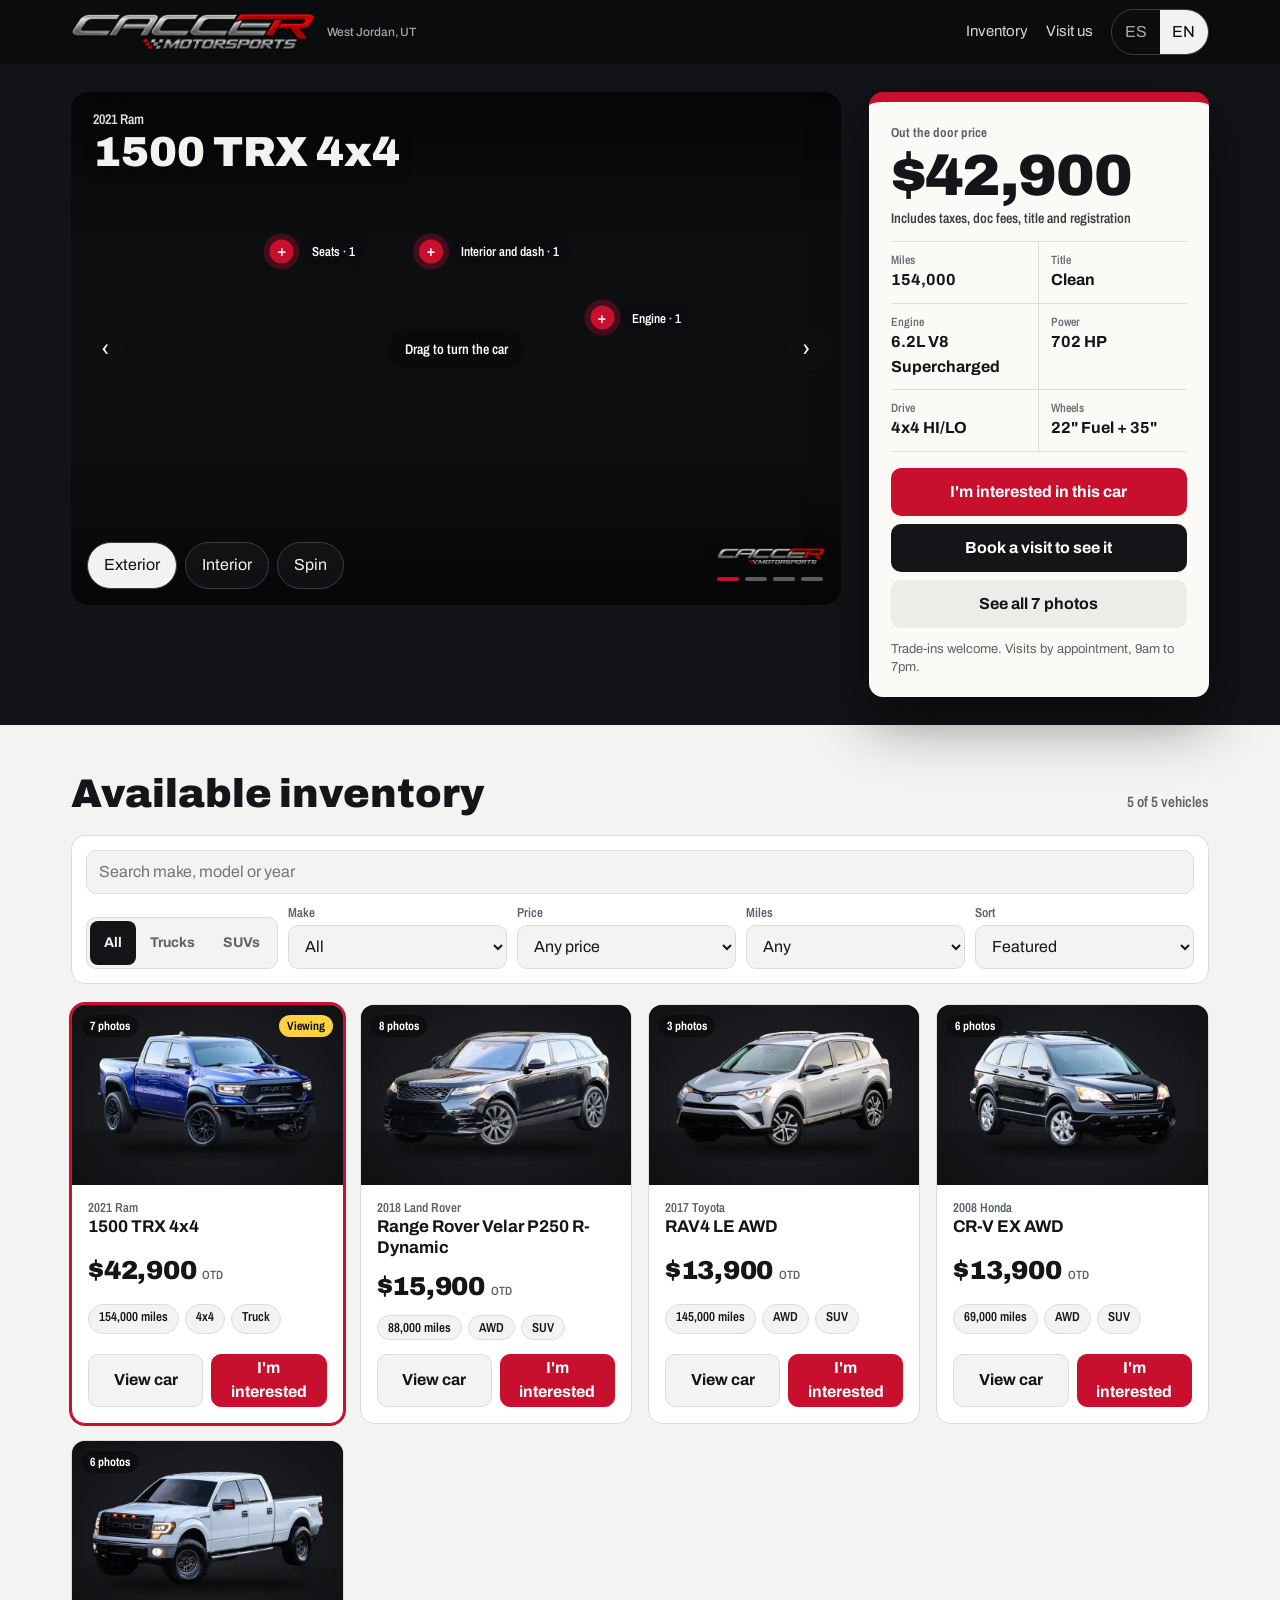
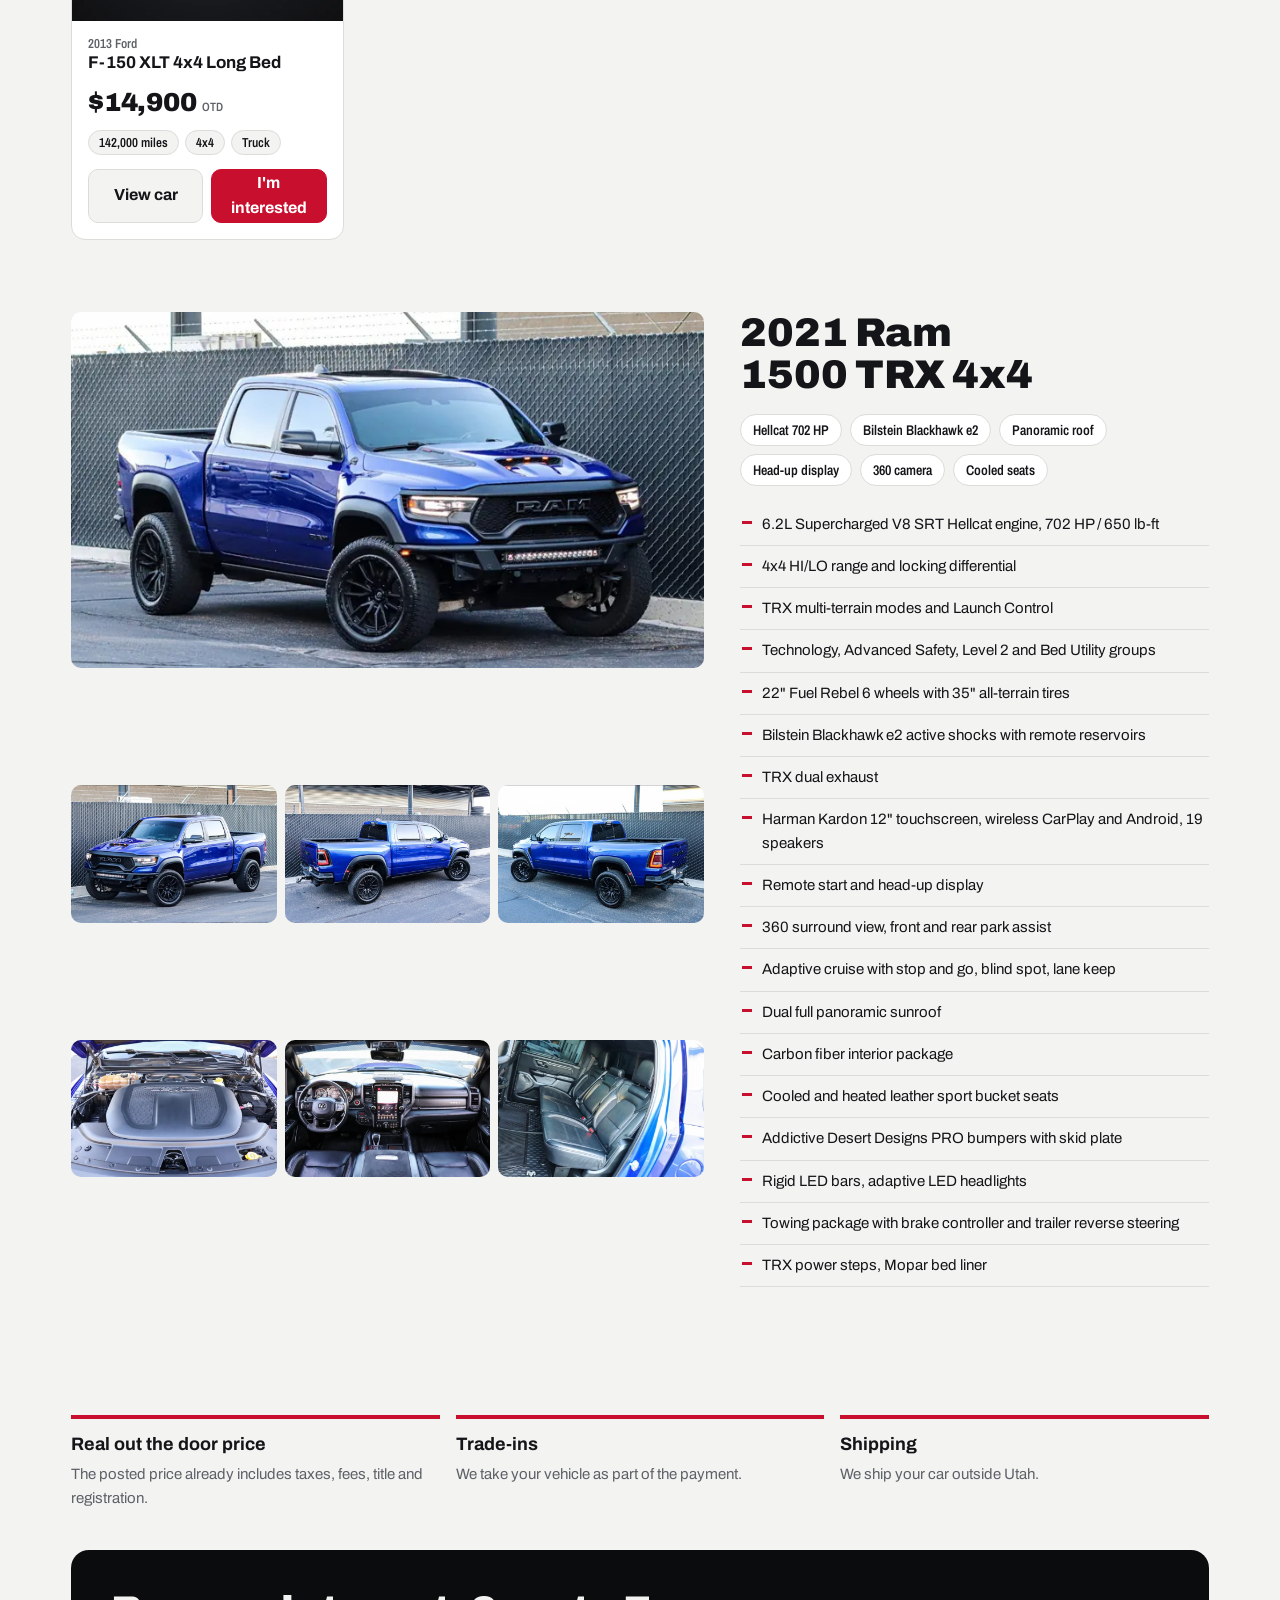
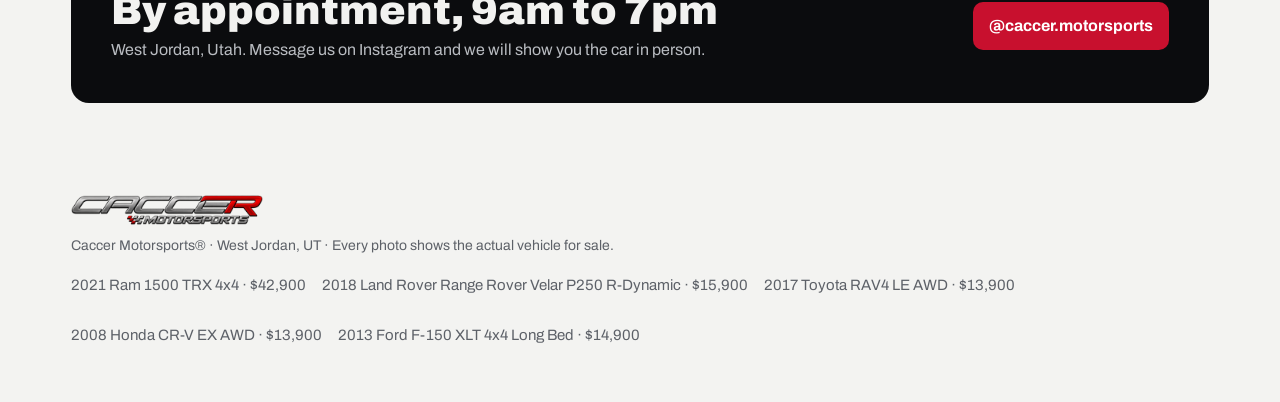
<file: index.html>
<!DOCTYPE html>
<html lang="es">
<head>
<meta charset="utf-8">
<meta name="viewport" content="width=device-width,initial-scale=1">
<title>Caccer Motorsports | Used trucks and SUVs for sale in West Jordan, UT</title>
<meta name="description" content="Used trucks and SUVs for sale in West Jordan, Utah, with out the door prices and real photos. Ram TRX, Range Rover Velar, Toyota RAV4, Honda CR-V, Ford F-150. Trade-ins welcome. Se habla español.">
<link rel="canonical" href="https://cgmillan1.github.io/caccer-motorsports/">
<meta property="og:type" content="website">
<meta property="og:site_name" content="Caccer Motorsports">
<meta property="og:title" content="Caccer Motorsports · West Jordan, UT">
<meta property="og:description" content="Used trucks and SUVs with out the door prices. Autos usados con precio final.">
<meta property="og:url" content="https://cgmillan1.github.io/caccer-motorsports/">
<meta property="og:image" content="https://cgmillan1.github.io/caccer-motorsports/img/og/trx.jpg">
<meta property="og:image:width" content="1200"><meta property="og:image:height" content="630">
<meta name="twitter:card" content="summary_large_image">
<meta name="theme-color" content="#0b0c0e">
<link rel="icon" href="icons/favicon-48.png">
<!--SEO-LD-->
<script type="application/ld+json">{"@context": "https://schema.org", "@type": "AutoDealer", "@id": "https://cgmillan1.github.io/caccer-motorsports/#dealer", "name": "Caccer Motorsports", "url": "https://cgmillan1.github.io/caccer-motorsports/", "logo": "https://cgmillan1.github.io/caccer-motorsports/img/caccer_logo.png", "image": "https://cgmillan1.github.io/caccer-motorsports/img/og/trx.jpg", "sameAs": ["https://www.instagram.com/caccer.motorsports/"], "address": {"@type": "PostalAddress", "addressLocality": "West Jordan", "addressRegion": "UT", "addressCountry": "US"}, "areaServed": ["West Jordan", "Salt Lake City", "Utah"], "knowsLanguage": ["es", "en"], "openingHoursSpecification": [{"@type": "OpeningHoursSpecification", "dayOfWeek": ["Monday", "Tuesday", "Wednesday", "Thursday", "Friday", "Saturday"], "opens": "09:00", "closes": "19:00"}]}</script>
<script type="application/ld+json">{"@context": "https://schema.org", "@type": "ItemList", "name": "Caccer Motorsports inventory", "itemListElement": [{"@type": "ListItem", "position": 1, "item": {"@context": "https://schema.org", "@type": "Car", "name": "2021 Ram 1500 TRX 4x4", "url": "https://cgmillan1.github.io/caccer-motorsports/autos/trx/", "image": ["https://cgmillan1.github.io/caccer-motorsports/img/trx_01.jpg", "https://cgmillan1.github.io/caccer-motorsports/img/trx_02.jpg", "https://cgmillan1.github.io/caccer-motorsports/img/trx_03.jpg", "https://cgmillan1.github.io/caccer-motorsports/img/trx_04.jpg", "https://cgmillan1.github.io/caccer-motorsports/img/trx_05.jpg", "https://cgmillan1.github.io/caccer-motorsports/img/trx_06.jpg", "https://cgmillan1.github.io/caccer-motorsports/img/trx_10.jpg"], "brand": {"@type": "Brand", "name": "Ram"}, "model": "1500", "vehicleModelDate": "2021", "bodyType": "Pickup Truck", "driveWheelConfiguration": "https://schema.org/FourWheelDriveConfiguration", "itemCondition": "https://schema.org/UsedCondition", "mileageFromOdometer": {"@type": "QuantitativeValue", "value": 154000, "unitCode": "SMI"}, "description": "6.2L Supercharged V8 SRT Hellcat engine, 702 HP / 650 lb-ft. 4x4 HI/LO range and locking differential. TRX multi-terrain modes and Launch Control. Technology, Advanced Safety, Level 2 and Bed Utility groups. 22\" Fuel Rebel 6 wheels with 35\" all-terrain tires. Bilstein Blackhawk e2 active shocks with remote reservoirs.", "offers": {"@type": "Offer", "price": 42900, "priceCurrency": "USD", "availability": "https://schema.org/InStock", "itemCondition": "https://schema.org/UsedCondition", "url": "https://cgmillan1.github.io/caccer-motorsports/autos/trx/", "seller": {"@type": "AutoDealer", "name": "Caccer Motorsports", "url": "https://cgmillan1.github.io/caccer-motorsports/"}}}}, {"@type": "ListItem", "position": 2, "item": {"@context": "https://schema.org", "@type": "Car", "name": "2018 Land Rover Range Rover Velar P250 R-Dynamic", "url": "https://cgmillan1.github.io/caccer-motorsports/autos/velar/", "image": ["https://cgmillan1.github.io/caccer-motorsports/img/velar_01.jpg", "https://cgmillan1.github.io/caccer-motorsports/img/velar_02.jpg", "https://cgmillan1.github.io/caccer-motorsports/img/velar_03.jpg", "https://cgmillan1.github.io/caccer-motorsports/img/velar_05.jpg", "https://cgmillan1.github.io/caccer-motorsports/img/velar_07.jpg", "https://cgmillan1.github.io/caccer-motorsports/img/velar_08.jpg", "https://cgmillan1.github.io/caccer-motorsports/img/velar_09.jpg", "https://cgmillan1.github.io/caccer-motorsports/img/velar_10.jpg"], "brand": {"@type": "Brand", "name": "Land Rover"}, "model": "Range Rover Velar", "vehicleModelDate": "2018", "bodyType": "SUV", "driveWheelConfiguration": "https://schema.org/AllWheelDriveConfiguration", "itemCondition": "https://schema.org/UsedCondition", "mileageFromOdometer": {"@type": "QuantitativeValue", "value": 88000, "unitCode": "SMI"}, "description": "2.0L turbo engine, 247 HP, 27 MPG. AWD with snow, sport, comfort, eco and terrain modes. 20\" gloss black wheels with new all-season tires. Dual exhaust. Adaptive cruise, blind spot, lane keep, forward collision alert. Hands-free power liftgate.", "offers": {"@type": "Offer", "price": 15900, "priceCurrency": "USD", "availability": "https://schema.org/InStock", "itemCondition": "https://schema.org/UsedCondition", "url": "https://cgmillan1.github.io/caccer-motorsports/autos/velar/", "seller": {"@type": "AutoDealer", "name": "Caccer Motorsports", "url": "https://cgmillan1.github.io/caccer-motorsports/"}}}}, {"@type": "ListItem", "position": 3, "item": {"@context": "https://schema.org", "@type": "Car", "name": "2017 Toyota RAV4 LE AWD", "url": "https://cgmillan1.github.io/caccer-motorsports/autos/rav4/", "image": ["https://cgmillan1.github.io/caccer-motorsports/img/rav4_01.jpg", "https://cgmillan1.github.io/caccer-motorsports/img/rav4_02.jpg", "https://cgmillan1.github.io/caccer-motorsports/img/rav4_06.jpg"], "brand": {"@type": "Brand", "name": "Toyota"}, "model": "RAV4", "vehicleModelDate": "2017", "bodyType": "SUV", "driveWheelConfiguration": "https://schema.org/AllWheelDriveConfiguration", "itemCondition": "https://schema.org/UsedCondition", "mileageFromOdometer": {"@type": "QuantitativeValue", "value": 145000, "unitCode": "SMI"}, "description": "2.5L 4 cylinder, 29 MPG. Eco and sport driving modes. AWD with center lock differential. 17\" alloy wheels with all-season tires. Adaptive cruise, blind spot, lane keep, downhill assist, forward collision alert. JBL 9\" multimedia with navigation, Bluetooth, USB, AUX.", "offers": {"@type": "Offer", "price": 13900, "priceCurrency": "USD", "availability": "https://schema.org/InStock", "itemCondition": "https://schema.org/UsedCondition", "url": "https://cgmillan1.github.io/caccer-motorsports/autos/rav4/", "seller": {"@type": "AutoDealer", "name": "Caccer Motorsports", "url": "https://cgmillan1.github.io/caccer-motorsports/"}}}}, {"@type": "ListItem", "position": 4, "item": {"@context": "https://schema.org", "@type": "Car", "name": "2008 Honda CR-V EX AWD", "url": "https://cgmillan1.github.io/caccer-motorsports/autos/crv/", "image": ["https://cgmillan1.github.io/caccer-motorsports/img/crv_01.jpg", "https://cgmillan1.github.io/caccer-motorsports/img/crv_02.jpg", "https://cgmillan1.github.io/caccer-motorsports/img/crv_06.jpg", "https://cgmillan1.github.io/caccer-motorsports/img/crv_08.jpg", "https://cgmillan1.github.io/caccer-motorsports/img/crv_09.jpg", "https://cgmillan1.github.io/caccer-motorsports/img/crv_10.jpg"], "brand": {"@type": "Brand", "name": "Honda"}, "model": "CR-V", "vehicleModelDate": "2008", "bodyType": "SUV", "driveWheelConfiguration": "https://schema.org/AllWheelDriveConfiguration", "itemCondition": "https://schema.org/UsedCondition", "mileageFromOdometer": {"@type": "QuantitativeValue", "value": 69000, "unitCode": "SMI"}, "description": "69,000 original miles. 2.4L i-VTEC 4 cylinder (K24), 166 HP. AWD, great in winter. 17\" premium wheels with new all-season tires. Bose premium sound with Bluetooth, USB, AUX. Leather wrapped multifunction steering wheel.", "offers": {"@type": "Offer", "price": 13900, "priceCurrency": "USD", "availability": "https://schema.org/InStock", "itemCondition": "https://schema.org/UsedCondition", "url": "https://cgmillan1.github.io/caccer-motorsports/autos/crv/", "seller": {"@type": "AutoDealer", "name": "Caccer Motorsports", "url": "https://cgmillan1.github.io/caccer-motorsports/"}}}}, {"@type": "ListItem", "position": 5, "item": {"@context": "https://schema.org", "@type": "Car", "name": "2013 Ford F-150 XLT 4x4 Long Bed", "url": "https://cgmillan1.github.io/caccer-motorsports/autos/f150/", "image": ["https://cgmillan1.github.io/caccer-motorsports/img/f150_01.jpg", "https://cgmillan1.github.io/caccer-motorsports/img/f150_03.jpg", "https://cgmillan1.github.io/caccer-motorsports/img/f150_05.jpg", "https://cgmillan1.github.io/caccer-motorsports/img/f150_06.jpg", "https://cgmillan1.github.io/caccer-motorsports/img/f150_08.jpg", "https://cgmillan1.github.io/caccer-motorsports/img/f150_11.jpg"], "brand": {"@type": "Brand", "name": "Ford"}, "model": "F-150", "vehicleModelDate": "2013", "bodyType": "Pickup Truck", "driveWheelConfiguration": "https://schema.org/FourWheelDriveConfiguration", "itemCondition": "https://schema.org/UsedCondition", "mileageFromOdometer": {"@type": "QuantitativeValue", "value": 142000, "unitCode": "SMI"}, "description": "5.0L V8 Coyote, 370 HP. 4x4 HI/LO with locking differential. 6.5 ft long bed. Flowmaster dual cat-back exhaust. 17\" Fuel off-road wheels with 35\" all-terrain tires. 3\" Rough Country lift kit.", "offers": {"@type": "Offer", "price": 14900, "priceCurrency": "USD", "availability": "https://schema.org/InStock", "itemCondition": "https://schema.org/UsedCondition", "url": "https://cgmillan1.github.io/caccer-motorsports/autos/f150/", "seller": {"@type": "AutoDealer", "name": "Caccer Motorsports", "url": "https://cgmillan1.github.io/caccer-motorsports/"}}}}]}</script>
<!--/SEO-LD-->
<link rel="preconnect" href="https://fonts.googleapis.com">
<link rel="preconnect" href="https://fonts.gstatic.com" crossorigin>
<link href="https://fonts.googleapis.com/css2?family=Archivo:wght@400;500;600;800;900&family=Archivo+Narrow:wght@500;600;700&display=swap" rel="stylesheet" media="print" onload="this.media='all'">
<noscript><link href="https://fonts.googleapis.com/css2?family=Archivo:wght@400;500;600;800;900&family=Archivo+Narrow:wght@500;600;700&display=swap" rel="stylesheet"></noscript>
<style>
/* VOICE: a confident independent dealer in West Jordan, straight talk, out the door prices.
   IDEA: the showroom turntable plus the window sticker you read before you buy.
   PICTURE: each car as a live 3D model on a lit turntable, with hotspots that open the real photos.
   COLOUR and TYPE: asphalt graphite, paper white sticker, Caccer red accent; Archivo wide for names, Archivo Narrow for specs.
   LAYOUT: stage first, sticker beside it, the inventory grid with search and filters, then photos and the visit band. */
:root{color-scheme:light dark;
--bg:light-dark(#f3f3f1,#0f1012);--ink:light-dark(#141518,#f2f2f0);--mute:light-dark(#5d6168,#a3a7ad);
--card:light-dark(#ffffff,#1a1c20);--line:light-dark(#dcdcd8,#2b2e33);--red:#c8102e;--accent:#ffd23f;--stage:#121316;--paper:#fbfaf6}
:root[data-theme=light]{color-scheme:light}:root[data-theme=dark]{color-scheme:dark}
*{box-sizing:border-box;min-width:0}
body{margin:0;background:var(--bg);color:var(--ink);font:16px/1.55 Archivo,system-ui,sans-serif;overflow-x:clip}
a{color:inherit}
button{font:inherit;cursor:pointer}
:focus-visible{outline:3px solid var(--red);outline-offset:2px}
.wrap{max-width:1240px;margin:0 auto;padding:0 max(4vw,16px)}
header{background:#0b0c0e;color:#f2f2f0}
header .wrap{display:flex;align-items:center;gap:20px;min-height:64px;flex-wrap:wrap}
.logo{text-decoration:none;display:flex;align-items:center;gap:12px;color:inherit}
.logo img{height:38px;width:auto;display:block}
.logo{min-height:44px}
.iskip{min-height:44px}
.flinks a{display:inline-block;padding:6px 0}
.flinks{display:flex;flex-wrap:wrap;gap:6px 16px;margin-top:12px;font-size:13px}.flinks a{color:inherit}
.car h3 a{text-decoration:none;display:inline-block;padding:6px 0;margin:-6px 0}@media(hover:hover){.car h3 a:hover{text-decoration:underline}}
.logo small{font-weight:500;color:#a3a7ad;font-size:12px}
nav{display:flex;gap:18px;margin-left:auto;flex-wrap:wrap;align-items:center}
nav a{text-decoration:none;color:#d6d7d9;font-size:15px}
@media(hover:hover){nav a:hover{color:#fff}}
.lang{display:flex;border:1px solid #3a3d42;border-radius:999px;overflow:hidden}
.lang button{background:none;border:0;color:#a3a7ad;padding:8px 12px;min-height:44px;min-width:48px}
.lang button[aria-pressed=true]{background:#f2f2f0;color:#0b0c0e}

/* stage */
.show{background:var(--stage);color:#f2f2f0;position:relative}
.show .wrap{display:grid;grid-template-columns:minmax(0,1fr) 340px;gap:28px;padding-top:28px;padding-bottom:28px}
.stage{position:relative;aspect-ratio:3/2;border-radius:18px;overflow:hidden;background:#0d0e10;touch-action:pan-y;user-select:none;cursor:grab}
.stage:active{cursor:grabbing}
.frames img{position:absolute;inset:0;width:100%;height:100%;object-fit:cover;opacity:0;transform:scale(1.02);transition:opacity .7s ease,transform 3.2s ease-out}
.frames img.on{opacity:1;transform:scale(1.08)}
.stage.manual .frames img{transition:opacity .25s ease,transform .4s ease-out}
.stage.manual .frames img.on{transform:scale(1.02)}
@media(prefers-reduced-motion:reduce){.frames img,.frames img.on{transform:none}}
.pan{position:absolute;inset:0;overflow:hidden;opacity:0;pointer-events:none;transition:opacity .35s}
.pan img{position:absolute;top:0;height:100%;width:auto;min-width:135%;object-fit:cover;left:0;will-change:transform}
.stage.int .pan{opacity:1}.stage.int .frames,.stage.int #hsLayer{opacity:0;pointer-events:none}
.stage::after{content:"";position:absolute;inset:0;background:linear-gradient(180deg,rgba(0,0,0,.55) 0%,rgba(0,0,0,0) 28%,rgba(0,0,0,0) 72%,rgba(0,0,0,.5) 100%);pointer-events:none}
.title,.tools,.dots,.hint,.arrow,#hsLayer{z-index:2}
.title{position:absolute;left:22px;top:18px;right:22px;pointer-events:none;text-shadow:0 2px 14px rgba(0,0,0,.5)}
.title p{margin:0;font:600 14px 'Archivo Narrow';color:#dfe1e4}
.title h1{margin:2px 0 0;font-size:clamp(24px,3.4vw,42px);line-height:1.05;font-weight:900;text-wrap:balance;max-width:18ch}
.tools{position:absolute;left:16px;bottom:16px;display:flex;gap:8px;flex-wrap:wrap}
.tools button{background:rgba(20,21,24,.78);color:#f2f2f0;border:1px solid #3a3d42;border-radius:999px;padding:10px 16px;min-height:44px;backdrop-filter:blur(6px)}
.tools button[aria-pressed=true]{background:#f2f2f0;color:#111}
.arrow{position:absolute;top:50%;transform:translateY(-50%);width:44px;height:44px;border-radius:50%;border:0;background:rgba(15,16,18,.7);color:#fff;font-size:24px;line-height:1}
.arrow.l{left:12px}.arrow.r{right:12px}
.stage.int .arrow{display:none}
.dots{position:absolute;right:18px;bottom:24px;display:flex;gap:6px}
.wm{position:absolute;right:16px;bottom:40px;width:clamp(96px,14%,150px);height:auto;z-index:2;pointer-events:none;filter:drop-shadow(0 2px 8px rgba(0,0,0,.55))}
.stage.int .wm{opacity:.9}
.dots i{width:22px;height:4px;border-radius:2px;background:rgba(255,255,255,.35)}
.dots i.on{background:var(--red)}
.hint{position:absolute;left:50%;top:50%;transform:translate(-50%,-50%);background:rgba(10,11,12,.72);padding:10px 16px;border-radius:999px;font:600 14px 'Archivo Narrow';color:#fff;pointer-events:none;transition:opacity .5s}
.hint.gone{opacity:0}
.hs{position:absolute;transform:translate(-50%,-50%);display:flex;align-items:center;gap:8px;background:none;border:0;padding:10px;color:#fff;transition:opacity .25s}
.hs b{width:24px;height:24px;border-radius:50%;background:var(--red);box-shadow:0 0 0 6px rgba(200,16,46,.3);display:grid;place-items:center;font-size:15px;line-height:1;animation:pulse 2.2s infinite}
@keyframes pulse{50%{box-shadow:0 0 0 11px rgba(200,16,46,.12)}}
.hs span{background:rgba(12,13,15,.88);padding:5px 10px;border-radius:8px;font:600 13px 'Archivo Narrow';white-space:nowrap}
.hs.off{opacity:0;pointer-events:none}
@media(max-width:600px){.hs span{display:none}.arrow{display:none}.title h1{font-size:22px}}
/* sticker */
.sticker{background:var(--paper);color:#141518;border-radius:14px;padding:22px 22px 20px;align-self:start;position:relative;
box-shadow:0 24px 60px rgba(0,0,0,.45);border-top:10px solid var(--red)}
.sticker .lbl{font:700 13px 'Archivo Narrow';color:#5d6168;margin:0}
.price{font-size:clamp(44px,5vw,58px);font-weight:900;line-height:1;margin:6px 0 4px;letter-spacing:-.02em;white-space:nowrap}
.otd{font:600 14px 'Archivo Narrow';color:#3a3d42;margin:0 0 14px}
.specs{display:grid;grid-template-columns:1fr 1fr;border-top:1px solid #dcdcd8;margin:0}
.specs div{padding:10px 0;border-bottom:1px solid #dcdcd8}
.specs div:nth-child(odd){padding-right:10px;border-right:1px solid #dcdcd8}
.specs div:nth-child(even){padding-left:12px}
.specs dt{font:600 12px 'Archivo Narrow';color:#6b6f75}
.specs dd{margin:0;font-weight:700;font-size:16px}
.cta{display:grid;gap:8px;margin-top:16px}
.btn{display:flex;align-items:center;justify-content:center;gap:8px;min-height:48px;border-radius:10px;font-weight:700;text-decoration:none;border:0;padding:0 16px}
.btn.red{background:var(--red);color:#fff}
.btn.ghost{background:#ececE8;color:#141518}
.fine{font-size:13px;color:#5d6168;margin:12px 0 0;line-height:1.4}

/* inventory */
.inv{background:var(--bg);padding:clamp(28px,4vw,48px) 0 8px}
.invhead{display:flex;align-items:baseline;justify-content:space-between;gap:12px;flex-wrap:wrap}
.invhead h2{margin:0 0 4px}
.count{margin:0;color:var(--mute);font:600 15px 'Archivo Narrow'}
.filters{display:flex;flex-wrap:wrap;gap:10px;align-items:end;margin:16px 0 20px;padding:14px;background:var(--card);border:1px solid var(--line);border-radius:14px}
.filters label{display:grid;gap:4px;font:600 13px 'Archivo Narrow';color:var(--mute)}
.filters select,.filters input{min-height:44px;border-radius:10px;border:1px solid var(--line);background:var(--bg);color:var(--ink);padding:0 12px;font:16px Archivo,sans-serif}
.f-q{flex:1 1 100%}.f-q input{width:100%}.filters label:not(.f-q){flex:1 1 140px}.filters select{width:100%}
.sr{position:absolute;width:1px;height:1px;overflow:hidden;clip:rect(0 0 0 0)}
.seg2{display:flex;background:var(--bg);border:1px solid var(--line);border-radius:10px;padding:3px;min-height:44px}
.seg2 button{border:0;background:none;border-radius:8px;padding:0 14px;font:700 14px Archivo;color:var(--mute);min-height:36px}
.seg2 button[aria-pressed=true]{background:var(--ink);color:var(--bg)}
.reset{background:none;border:0;color:var(--red);font:700 14px Archivo;min-height:44px;padding:0 6px;text-decoration:underline;text-underline-offset:3px}
.reset[hidden]{display:none}
.grid{display:grid;grid-template-columns:repeat(auto-fill,minmax(260px,1fr));gap:16px}
.car{background:var(--card);border:1px solid var(--line);border-radius:14px;overflow:hidden;display:flex;flex-direction:column;transition:transform .2s,box-shadow .2s;position:relative}
@media(hover:hover){.car:hover{transform:translateY(-3px);box-shadow:0 14px 30px rgba(0,0,0,.18)}}
.car[aria-current=true]{border-color:var(--red);box-shadow:0 0 0 2px var(--red)}
.car .ph{position:relative;aspect-ratio:3/2;background:#222;border:0;padding:0;display:block;width:100%}
.car .ph img{width:100%;height:100%;object-fit:cover;display:block}
.car .n{position:absolute;left:10px;top:10px;background:rgba(10,11,12,.75);color:#fff;font:700 12px 'Archivo Narrow';padding:3px 8px;border-radius:999px}
.car .viewing{position:absolute;right:10px;top:10px;background:var(--accent);color:#111113;font:700 12px 'Archivo Narrow';padding:3px 8px;border-radius:999px}
.car .body{padding:14px 16px 16px;display:grid;gap:8px;flex:1}
.car h3{margin:0;font-size:17px;line-height:1.25}
.car h3 small{display:block;color:var(--mute);font:600 13px 'Archivo Narrow'}
.car .pr{font-size:26px;font-weight:900;letter-spacing:-.01em;white-space:nowrap}
.car .pr small{font:600 12px 'Archivo Narrow';color:var(--mute);margin-left:6px;letter-spacing:0}
.car .tags{display:flex;flex-wrap:wrap;gap:6px;margin:0;padding:0;list-style:none}
.car .tags li{font:600 13px 'Archivo Narrow';background:var(--bg);border:1px solid var(--line);border-radius:999px;padding:3px 10px;white-space:nowrap}
.car .acts{display:grid;grid-template-columns:1fr 1fr;gap:8px;margin-top:auto;padding-top:6px}
.car .acts button{min-height:44px;border-radius:10px;font-weight:700;border:1px solid var(--line);background:var(--bg);color:var(--ink)}
.car .acts .go{background:var(--red);border-color:var(--red);color:#fff}
.empty{grid-column:1/-1;text-align:center;padding:36px;border:1px dashed var(--line);border-radius:14px;color:var(--mute)}
@media(max-width:600px){.filters{padding:10px;gap:8px}.filters label:not(.f-q){flex:1 1 calc(50% - 8px)}.filters select{width:100%}.seg2{flex:1 1 100%}.seg2 button{flex:1}}
/* lineup */
.lineup{display:grid;grid-template-columns:repeat(5,minmax(0,1fr));gap:12px;padding-bottom:30px}
.spot{background:#1a1c20;border:1px solid #2b2e33;border-radius:12px;padding:0 0 12px;color:#f2f2f0;text-align:left;overflow:hidden;position:relative}
.spot img{width:100%;aspect-ratio:3/2;object-fit:cover;display:block;filter:saturate(.9)}
.spot b{display:block;padding:10px 12px 0;font-size:15px;line-height:1.2}
.spot span{display:block;padding:2px 12px 0;font:700 17px 'Archivo Narrow';color:#ff5a4f}
.spot[aria-current=true]{border-color:var(--red);box-shadow:0 0 0 2px var(--red)}
.spot[aria-current=true]::after{content:"";position:absolute;left:12px;right:12px;bottom:0;height:4px;background:var(--red);border-radius:4px 4px 0 0}

/* detail */
.band{padding:clamp(32px,5vw,64px) 0}
h2{font-size:clamp(28px,3.4vw,40px);line-height:1.05;margin:0 0 18px;font-weight:900;text-wrap:balance}
.detail{display:grid;grid-template-columns:minmax(0,1.35fr) minmax(0,1fr);gap:36px}
.gallery{display:grid;grid-template-columns:repeat(3,minmax(0,1fr));gap:8px}
.gallery button{border:0;padding:0;border-radius:10px;overflow:hidden;background:#222;aspect-ratio:3/2}
.gallery button:first-child{grid-column:span 3;aspect-ratio:16/9}
.gallery img{width:100%;height:100%;object-fit:cover;display:block;transition:transform .3s}
@media(hover:hover){.gallery button:hover img{transform:scale(1.04)}}
.chips{display:flex;flex-wrap:wrap;gap:8px;margin:0 0 18px;padding:0;list-style:none}
.chips li{background:var(--card);border:1px solid var(--line);border-radius:999px;padding:6px 12px;font:600 14px 'Archivo Narrow'}
.feat{columns:1;margin:0;padding:0;list-style:none}
.feat li{padding:9px 0 9px 22px;border-bottom:1px solid var(--line);position:relative;font-size:15px}
.feat li::before{content:"";position:absolute;left:2px;top:17px;width:10px;height:3px;background:var(--red)}

/* form controls */
label{display:grid;gap:6px;font:600 14px 'Archivo Narrow';color:var(--mute)}
input,select{font:16px Archivo,sans-serif;min-height:46px;border-radius:10px;border:1px solid var(--line);background:var(--bg);color:var(--ink);padding:0 12px;width:100%}

/* why */
.why{display:grid;grid-template-columns:repeat(3,minmax(0,1fr));gap:16px}
.why div{border-top:4px solid var(--red);padding-top:12px}
.why b{display:block;font-size:18px;margin-bottom:4px}
.why p{margin:0;color:var(--mute);font-size:15px}
.visit{display:grid;grid-template-columns:minmax(0,1fr) auto;gap:24px;align-items:center;background:#0b0c0e;color:#f2f2f0;border-radius:18px;padding:clamp(22px,4vw,40px);margin-top:40px}
.visit h2{margin:0 0 6px}
.visit p{margin:0;color:#b9bcc1}
footer{padding:28px 0 40px;color:var(--mute);font-size:14px}

.btn.dark{background:#141518;color:#fff}
.mbar{display:none}
.md{position:fixed;inset:0;background:rgba(5,6,7,.7);display:none;place-items:center;z-index:60;padding:14px}
.md.open{display:grid}
.mdbox{background:var(--paper);color:#141518;border-radius:16px;width:100%;max-width:480px;padding:18px;display:grid;gap:12px;border-top:8px solid var(--red)}
.mdhead{display:flex;justify-content:space-between;align-items:center;font-size:18px}
.mdhead .x{background:#ececE8;border:0;border-radius:999px;width:44px;height:44px;font-size:22px}
.mdcar{display:flex;gap:12px;align-items:center}
.mdcar img{width:96px;aspect-ratio:3/2;object-fit:cover;border-radius:8px}
.mdcar b{display:block;line-height:1.2}.mdcar span{font:700 18px 'Archivo Narrow';color:var(--red)}
.seg{display:grid;grid-template-columns:1fr 1fr;background:#ececE8;border-radius:12px;padding:4px}
.seg button{border:0;background:none;min-height:42px;border-radius:9px;font-weight:700;color:#5d6168}
.seg button[aria-pressed=true]{background:#fff;color:#141518;box-shadow:0 1px 3px rgba(0,0,0,.15)}
.mdbox label{color:#5d6168}
.mdbox textarea{font:16px/1.45 Archivo,sans-serif;border:1px solid #dcdcd8;border-radius:10px;padding:10px 12px;background:#fff;color:#141518;resize:vertical;width:100%}
.mdbox .fine{margin:0}
/* lightbox */
.lb{position:fixed;inset:0;background:rgba(5,6,7,.94);display:none;z-index:50;color:#fff}
.lb.open{display:grid;grid-template-rows:auto minmax(0,1fr) auto}
.lb header{background:none;display:flex;align-items:center;justify-content:space-between;padding:12px 16px}
.lb header b{font-size:17px}
.lb .x{background:#222;border:0;color:#fff;border-radius:999px;width:44px;height:44px;font-size:22px}
.lb figure{margin:0;display:grid;place-items:center;padding:0 56px;position:relative}
.lb figure img{max-width:100%;max-height:100%;object-fit:contain;border-radius:8px}
.lb .nav{position:absolute;top:50%;transform:translateY(-50%);background:#222;border:0;color:#fff;width:44px;height:44px;border-radius:50%;font-size:20px}
.lb .prev{left:6px}.lb .next{right:6px}
.lb .strip{display:flex;gap:6px;overflow-x:auto;padding:12px 16px}
.lb .strip button{flex:none;border:2px solid transparent;padding:0;border-radius:6px;overflow:hidden;width:86px;height:58px;background:none}
.lb .strip button[aria-current=true]{border-color:var(--red)}
.lb .strip img{width:100%;height:100%;object-fit:cover}

@media(max-width:960px){
 .show .wrap{grid-template-columns:minmax(0,1fr)}
 .lineup{grid-template-columns:repeat(5,minmax(150px,1fr));overflow-x:auto;scroll-snap-type:x mandatory}
 .spot{scroll-snap-align:start}
 .detail{grid-template-columns:minmax(0,1fr)}
 .why{grid-template-columns:1fr 1fr}
}
 @media(max-width:600px){
 nav a{display:none}
 .why{grid-template-columns:1fr}
 .visit{grid-template-columns:1fr}
 .lb figure{padding:0 8px}.lb .nav{top:auto;bottom:-52px}
}
@media(max-width:600px){.logo small{display:none}.logo img{height:28px}.wm{display:none}.mbar{display:flex;position:fixed;left:0;right:0;bottom:0;z-index:40;background:#0b0c0e;color:#fff;padding:10px 14px calc(10px + env(safe-area-inset-bottom));gap:12px;align-items:center;justify-content:space-between;box-shadow:0 -6px 20px rgba(0,0,0,.35)}
.mbar b{display:block;font-size:14px;line-height:1.2}.mbar span{font:700 17px 'Archivo Narrow';color:#ff5a4f}.mbar .btn{flex:none}footer{padding-bottom:110px}}
@media(prefers-reduced-motion:reduce){*{transition:none!important;animation:none!important}}

/* intro: the TRX is built by light, then that last frame flies into the stage and the page settles around it */
.intro{display:none;position:fixed;inset:0;z-index:100;background:#050506;transition:opacity .45s ease}
html.intro-on .intro{display:block}
html.intro-on{overflow:hidden}
.intro video,.intro .ibg,.imorph img{position:absolute;inset:0;width:100%;height:100%;object-fit:cover}
.intro .ibg{filter:blur(28px) brightness(.45);transform:scale(1.1);opacity:0;transition:opacity 1.8s ease}
.intro.lit .ibg{opacity:1}
@media(max-aspect-ratio:3/2){.intro video,.imorph img{object-fit:contain}}
.ibrand{position:absolute;right:max(3vw,16px);bottom:max(4vh,18px);display:flex;align-items:center;gap:10px;font-weight:900;letter-spacing:.02em;font-size:clamp(16px,1.6vw,22px);color:#f2f2f0;opacity:0;transform:translateY(8px);transition:opacity .8s ease,transform .8s ease}
.ibrand img{width:clamp(150px,18vw,300px);height:auto;display:block;filter:drop-shadow(0 4px 14px rgba(0,0,0,.6))}
.intro.lit2 .ibrand{opacity:1;transform:none}
.iskip{position:absolute;top:max(2vh,12px);right:max(2vw,12px);background:rgba(20,21,24,.6);color:#f2f2f0;border:1px solid #3a3d42;border-radius:999px;padding:8px 16px;min-height:40px;font:600 14px 'Archivo Narrow';backdrop-filter:blur(6px)}
@media(hover:hover){.iskip:hover{background:rgba(20,21,24,.85)}}
.imorph{position:fixed;z-index:101;overflow:hidden;pointer-events:none;box-shadow:0 30px 80px rgba(0,0,0,.45)}
.imorph img{transition:opacity .25s ease}
/* page chrome waits off-stage while the intro plays */
html.intro-on header,html.intro-on .sticker,html.intro-on .lineup,html.intro-on .inv,html.intro-on .mbar,
html.intro-on .stage .title,html.intro-on .stage .wm,html.intro-on .stage .tools,html.intro-on .stage .dots,html.intro-on .stage .arrow,html.intro-on .stage .hint,html.intro-on #hsLayer{opacity:0;transform:translateY(14px)}
html.intro-on .sticker{transform:translateX(28px)}
html.intro-on header{transform:translateY(-12px)}
html.intro-on .frames,html.morphing .frames{opacity:0}
html.settle header,html.settle .sticker,html.settle .lineup,html.settle .inv,html.settle .mbar,
html.settle .stage .title,html.settle .stage .wm,html.settle .stage .tools,html.settle .stage .dots,html.settle .stage .arrow,html.settle .stage .hint,html.settle #hsLayer{transition:opacity .7s cubic-bezier(.2,.7,.2,1),transform .7s cubic-bezier(.2,.7,.2,1)}
html.settle header{transition-delay:.15s}
html.settle .stage .title{transition-delay:.45s}
html.settle .stage .tools,html.settle .stage .dots,html.settle .stage .arrow,html.settle #hsLayer{transition-delay:.6s}
html.settle .sticker{transition-delay:.35s}
html.settle .lineup,html.settle .inv{transition-delay:.55s}
html.settle .stage .hint{transition-delay:.9s}
.pwainst{display:block;margin:12px 0 4px;min-height:44px;padding:0 16px;border-radius:999px;border:1px solid #3a3d42;background:none;color:inherit}.pwainst[hidden]{display:none}
/* touch targets */
.iskip{min-height:44px}nav a{display:inline-flex;align-items:center;min-height:44px}.seg2 button{min-height:44px}
</style>

<!-- pwa-kit -->
<link rel="manifest" href="manifest.webmanifest">
<link rel="apple-touch-icon" href="icons/apple-touch-icon.png">
<meta name="mobile-web-app-capable" content="yes">
<meta name="apple-mobile-web-app-title" content="Caccer">
<meta name="apple-mobile-web-app-status-bar-style" content="default">
<script src="pwa.js" defer></script>
<!-- /pwa-kit -->
</head>
<body>
<div class="intro" id="intro" aria-hidden="true">
 <img class="ibg" src="img/w/trx_01.webp" alt="" width="1344" height="896">
 <video id="introV" muted playsinline preload="auto" poster="intro_trx2_start.webp"><source src="intro_trx2_m.mp4" type="video/mp4" media="(max-width: 900px)"><source src="intro_trx2.mp4" type="video/mp4"></video>
 <div class="ibrand"><img src="img/caccer_logo_s.png" alt="Caccer Motorsports" width="500" height="78"></div>
 <button class="iskip" id="introSkip" data-es="Saltar intro" data-en="Skip intro">Saltar intro</button>
</div>
<script>
/* play the intro once per visit, only when landing on the home page (or the TRX), never for reduced motion or data saver */
(function(){var h=location.hash.slice(1),seen=false;
 try{seen=sessionStorage.getItem('caccer-intro')==='1';}catch(e){}
 var rm=window.matchMedia&&matchMedia('(prefers-reduced-motion: reduce)').matches;
 var sd=navigator.connection&&navigator.connection.saveData;
 if((h===''||h==='trx'||h==='inventario')&&!seen&&!rm&&!sd)document.documentElement.classList.add('intro-on');
 else{var el=document.getElementById('intro');el.parentNode.removeChild(el);}})();
</script>
<header><div class="wrap">
 <a class="logo" href="#inventario" aria-label="Caccer Motorsports"><img src="img/caccer_logo_s.png" alt="Caccer Motorsports" width="244" height="38"><small>West Jordan, UT</small></a>
 <nav>
  <a href="#autos" data-es="Inventario" data-en="Inventory">Inventario</a>
  <a href="#visitar" data-es="Visitanos" data-en="Visit us">Visitanos</a>
  <div class="lang" role="group" aria-label="Idioma"><button id="l-es" aria-pressed="true">ES</button><button id="l-en" aria-pressed="false">EN</button></div>
 </nav>
</div></header>

<section class="show" id="inventario">
 <div class="wrap">
  <div class="stage" id="stage">
   <div class="frames" id="frames"></div>
   <div class="pan" id="pan"><img id="panImg" alt="" width="1344" height="896" draggable="false"></div>
   <div class="title"><p id="cYear"></p><h1 id="cName"></h1></div>
   <div id="hsLayer"></div>
   <button class="arrow l" id="prevF" aria-label="Girar a la izquierda">‹</button>
   <button class="arrow r" id="nextF" aria-label="Girar a la derecha">›</button>
   <div class="tools">
    <button id="tExt" aria-pressed="true" data-es="Exterior" data-en="Exterior">Exterior</button>
    <button id="tInt" aria-pressed="false" data-es="Interior" data-en="Interior">Interior</button>
    <button id="tspin" aria-pressed="false" data-es="Girar" data-en="Spin">Girar</button>
   </div>
   <img class="wm" src="img/caccer_logo_s.png" alt="" width="500" height="78" aria-hidden="true">
   <div class="dots" id="dots"></div>
   <div class="hint" id="hint" data-es="Arrastrá para girar el auto" data-en="Drag to turn the car">Arrastrá para girar el auto</div>
  </div>
  <aside class="sticker" aria-live="polite">
   <p class="lbl" data-es="Precio final, todo incluido" data-en="Out the door price">Precio final, todo incluido</p>
   <div class="price" id="cPrice"></div>
   <p class="otd" data-es="Incluye taxes, doc fees, título y registración" data-en="Includes taxes, doc fees, title and registration">Incluye taxes, doc fees, título y registración</p>
   <dl class="specs" id="cSpecs"></dl>
   <div class="cta">
    <button class="btn red" data-msg="interes" data-es="Me interesa este auto" data-en="I'm interested in this car">Me interesa este auto</button>
    <button class="btn dark" data-msg="cita" data-es="Quiero una cita para verlo" data-en="Book a visit to see it">Quiero una cita para verlo</button>
    <button class="btn ghost" id="openAll"></button>
   </div>
   <p class="fine" data-es="Aceptamos tu auto como parte de pago. Atendemos con cita de 9am a 7pm." data-en="Trade-ins welcome. Visits by appointment, 9am to 7pm.">Aceptamos tu auto como parte de pago. Atendemos con cita de 9am a 7pm.</p>
  </aside>
 </div>
</section>

<section class="inv" id="autos" aria-labelledby="invT"><div class="wrap">
 <div class="invhead"><h2 id="invT" data-es="Inventario disponible" data-en="Available inventory">Inventario disponible</h2><p class="count" id="invCount" aria-live="polite"></p></div>
 <div class="filters" role="search">
  <label class="f-q"><span class="sr" data-es="Buscar" data-en="Search">Buscar</span><input id="fq" type="search" autocomplete="off" data-ph-es="Buscar marca, modelo o año" data-ph-en="Search make, model or year" placeholder="Buscar marca, modelo o año"></label>
  <div class="seg2" role="group" id="fBody"></div>
  <label><span data-es="Marca" data-en="Make">Marca</span><select id="fMake"></select></label>
  <label><span data-es="Precio" data-en="Price">Precio</span><select id="fPrice"></select></label>
  <label><span data-es="Millas" data-en="Miles">Millas</span><select id="fMiles"></select></label>
  <label><span data-es="Ordenar" data-en="Sort">Ordenar</span><select id="fSort"></select></label>
  <button class="reset" id="fReset" data-es="Limpiar filtros" data-en="Clear filters">Limpiar filtros</button>
 </div>
 <div class="grid" id="invGrid"></div>
</div></section>

<section class="band"><div class="wrap detail">
 <div class="gallery" id="gallery"></div>
 <div>
  <h2 id="dTitle"></h2>
  <ul class="chips" id="chips"></ul>
  <ul class="feat" id="feat"></ul>
 </div>
</div></section>

<section class="band" id="visitar"><div class="wrap">
 <div class="why">
  <div><b data-es="Precio final real" data-en="Real out the door price">Precio final real</b><p data-es="El precio publicado ya incluye taxes, fees, título y registración." data-en="The posted price already includes taxes, fees, title and registration.">El precio publicado ya incluye taxes, fees, título y registración.</p></div>
  <div><b data-es="Trade-ins" data-en="Trade-ins">Trade-ins</b><p data-es="Aceptamos tu vehículo como parte de pago." data-en="We take your vehicle as part of the payment.">Aceptamos tu vehículo como parte de pago.</p></div>
  <div><b data-es="Envíos" data-en="Shipping">Envíos</b><p data-es="Enviamos tu auto fuera de Utah." data-en="We ship your car outside Utah.">Enviamos tu auto fuera de Utah.</p></div>
 </div>
 <div class="visit">
  <div><h2 data-es="Solo con cita, de 9am a 7pm" data-en="By appointment, 9am to 7pm">Solo con cita, de 9am a 7pm</h2>
  <p data-es="West Jordan, Utah. Escribinos por Instagram y te mostramos el auto en persona." data-en="West Jordan, Utah. Message us on Instagram and we will show you the car in person.">West Jordan, Utah. Escribinos por Instagram y te mostramos el auto en persona.</p></div>
  <button class="btn red" data-msg="cita">@caccer.motorsports</button>
 </div>
</div></section>
<footer><div class="wrap"><img src="img/caccer_logo_s.png" alt="Caccer Motorsports" width="192" height="30" style="height:30px;width:auto;display:block;margin-bottom:10px">Caccer Motorsports® · West Jordan, UT · <span data-es="Todas las fotos son del vehículo real a la venta." data-en="Every photo shows the actual vehicle for sale.">Todas las fotos son del vehículo real a la venta.</span><button class="pwainst" data-pwa-install hidden data-es="Instalar la app de Caccer" data-en="Install the Caccer app">Instalar la app de Caccer</button><!--SEO-LINKS--><nav class="flinks" aria-label="Inventario"><a href="autos/trx/">2021 Ram 1500 TRX 4x4 · $42,900</a><a href="autos/velar/">2018 Land Rover Range Rover Velar P250 R-Dynamic · $15,900</a><a href="autos/rav4/">2017 Toyota RAV4 LE AWD · $13,900</a><a href="autos/crv/">2008 Honda CR-V EX AWD · $13,900</a><a href="autos/f150/">2013 Ford F-150 XLT 4x4 Long Bed · $14,900</a></nav><!--/SEO-LINKS--></div></footer>

<div class="mbar" id="mbar"><div><b id="mbName"></b><span id="mbPrice"></span></div><button class="btn red" data-msg="interes" data-es="Escribir a Santi" data-en="Message Santi">Escribir a Santi</button></div>
<div class="md" id="md" role="dialog" aria-modal="true" aria-labelledby="mdT"><div class="mdbox">
 <div class="mdhead"><b id="mdT"></b><button class="x" id="mdX" aria-label="Cerrar">×</button></div>
 <div class="mdcar"><img id="mdImg" alt=""><div><b id="mdCar"></b><span id="mdPrice"></span></div></div>
 <div class="seg" role="group"><button data-k="interes" data-es="Me interesa" data-en="I'm interested">Me interesa</button><button data-k="cita" data-es="Quiero una cita" data-en="Book a visit">Quiero una cita</button></div>
 <label><span data-es="Tu mensaje (lo podés cambiar)" data-en="Your message (you can edit it)">Tu mensaje (lo podés cambiar)</span><textarea id="mdText" rows="5"></textarea></label>
 <a class="btn red" id="mdGo" target="_blank" rel="noopener" href="https://www.instagram.com/caccer.motorsports/" data-es="Copiar mensaje y abrir Instagram" data-en="Copy message and open Instagram">Copiar mensaje y abrir Instagram</a>
 <p class="fine" id="mdTip" data-es="Se abre el perfil de @caccer.motorsports. Tocá Mensaje, mantené apretado el cuadro de texto, tocá Pegar y mandalo." data-en="The @caccer.motorsports profile opens. Tap Message, long press the text box, tap Paste and send.">Se abre el perfil de @caccer.motorsports. Tocá Mensaje, mantené apretado el cuadro de texto, tocá Pegar y mandalo.</p>
</div></div>
<div class="lb" id="lb" role="dialog" aria-modal="true" aria-label="Fotos">
 <header><b id="lbT"></b><button class="x" id="lbX" aria-label="Cerrar">×</button></header>
 <figure><button class="nav prev" id="lbP" aria-label="Anterior">‹</button><img id="lbI" alt=""><button class="nav next" id="lbN" aria-label="Siguiente">›</button></figure>
 <div class="strip" id="lbS"></div>
</div>

<script>
{
const CARS=[
 {id:'trx',year:'2021',make:'Ram',name:'1500 TRX 4x4',price:42900,miles:154000,body:'truck',color:0x1d3fae,wheel:0.48,lift:0.12,
  specs:{es:[['Millas','154,000'],['Título','Clean'],['Motor','6.2L V8 Supercharged'],['Potencia','702 HP'],['Tracción','4x4 HI/LO'],['Ruedas','22" Fuel + 35"']],en:[['Miles','154,000'],['Title','Clean'],['Engine','6.2L V8 Supercharged'],['Power','702 HP'],['Drive','4x4 HI/LO'],['Wheels','22" Fuel + 35"']]},
  chips:{es:['Hellcat 702 HP','Bilstein Blackhawk e2','Techo panorámico','Head-up display','Cámara 360','Asientos ventilados'],en:['Hellcat 702 HP','Bilstein Blackhawk e2','Panoramic roof','Head-up display','360 camera','Cooled seats']},
  hs:{motor:[74,44],interior:[55,31],asientos:[32,31]},photos:{ext:['trx_01','trx_02','trx_03','trx_04'],motor:['trx_05'],interior:['trx_06'],asientos:['trx_10']},
  feat:{en:['6.2L Supercharged V8 SRT Hellcat engine, 702 HP / 650 lb-ft','4x4 HI/LO range and locking differential','TRX multi-terrain modes and Launch Control','Technology, Advanced Safety, Level 2 and Bed Utility groups','22" Fuel Rebel 6 wheels with 35" all-terrain tires','Bilstein Blackhawk e2 active shocks with remote reservoirs','TRX dual exhaust','Harman Kardon 12" touchscreen, wireless CarPlay and Android, 19 speakers','Remote start and head-up display','360 surround view, front and rear park assist','Adaptive cruise with stop and go, blind spot, lane keep','Dual full panoramic sunroof','Carbon fiber interior package','Cooled and heated leather sport bucket seats','Addictive Desert Designs PRO bumpers with skid plate','Rigid LED bars, adaptive LED headlights','Towing package with brake controller and trailer reverse steering','TRX power steps, Mopar bed liner'],es:["Motor V8 6.2L Supercharged SRT Hellcat, 702 HP / 650 lb-ft", "4x4 con rango alto y bajo y diferencial bloqueable", "Modos TRX multiterreno y Launch Control", "Paquetes Technology, Advanced Safety, Level 2 y Bed Utility", "Rines Fuel Rebel 6 de 22\" con gomas all-terrain de 35\"", "Amortiguadores activos Bilstein Blackhawk e2 con reservorio", "Escape doble TRX", "Pantalla Harman Kardon de 12\", CarPlay y Android inalámbrico, 19 parlantes", "Arranque remoto y head-up display", "Cámara 360 y sensores de estacionamiento adelante y atrás", "Crucero adaptativo stop and go, punto ciego, asistente de carril", "Doble techo panorámico", "Paquete interior de fibra de carbono", "Asientos deportivos de cuero ventilados y calefaccionados", "Paragolpes Addictive Desert Designs PRO con cubrecárter", "Barras LED Rigid y faros LED adaptativos", "Paquete de remolque con control de frenos y asistente de reversa", "Estribos eléctricos TRX y protector de caja Mopar"]}},
 {id:'velar',year:'2018',make:'Land Rover',name:'Range Rover Velar P250 R-Dynamic',price:15900,miles:88000,body:'suv',color:0x0e0f12,wheel:0.38,lift:0,sleek:true,
  specs:{es:[['Millas','88,000'],['Título','Clean, 2 dueños'],['Motor','2.0L Turbo'],['Potencia','247 HP / 27 MPG'],['Tracción','AWD'],['Ruedas','20" Gloss Black']],en:[['Miles','88,000'],['Title','Clean, 2 owners'],['Engine','2.0L Turbo'],['Power','247 HP / 27 MPG'],['Drive','AWD'],['Wheels','20" Gloss Black']]},
  chips:{es:['Techo panorámico','Meridian 10.25"','Cámara 360','Asientos ventilados','Portón eléctrico','Modo nieve'],en:['Panoramic roof','Meridian 10.25"','360 camera','Cooled seats','Power liftgate','Snow mode']},
  hs:{motor:[30,44],interior:[48,26],asientos:[72,28]},photos:{ext:['velar_01','velar_02','velar_03'],motor:['velar_05'],interior:['velar_07'],asientos:['velar_08','velar_09','velar_10']},
  feat:{en:['2.0L turbo engine, 247 HP, 27 MPG','AWD with snow, sport, comfort, eco and terrain modes','20" gloss black wheels with new all-season tires','Dual exhaust','Adaptive cruise, blind spot, lane keep, forward collision alert','Hands-free power liftgate','Full panoramic roof','Meridian surround 10.25" touchscreen with CarPlay and Android','Back-up camera, 360 view and parking sensors','Power heated leather steering wheel and paddle shifters','Cooled and heated leather seats','Adaptive LED headlights and fog lights','Ceramic tinted windows','Folding second row'],es:["Motor 2.0L turbo, 247 HP, 27 MPG", "AWD con modos nieve, sport, confort, eco y terreno", "Rines negros brillantes de 20\" con gomas all-season nuevas", "Escape doble", "Crucero adaptativo, punto ciego, asistente de carril, alerta de choque", "Portón trasero eléctrico manos libres", "Techo panorámico completo", "Sonido Meridian con pantalla de 10.25\", CarPlay y Android", "Cámara de reversa, vista 360 y sensores", "Volante de cuero calefaccionado eléctrico con paletas de cambio", "Asientos de cuero ventilados y calefaccionados", "Faros LED adaptativos y antiniebla", "Vidrios polarizados cerámicos", "Segunda fila abatible"]}},
 {id:'rav4',year:'2017',make:'Toyota',name:'RAV4 LE AWD',price:13900,miles:145000,body:'suv',color:0xa7abb1,wheel:0.35,lift:0,
  specs:{es:[['Millas','145,000'],['Título','Clean'],['Motor','2.5L 4 cil.'],['Consumo','29 MPG'],['Tracción','AWD con bloqueo'],['Extras','Batería y frenos nuevos']],en:[['Miles','145,000'],['Title','Clean'],['Engine','2.5L 4 cyl'],['Economy','29 MPG'],['Drive','AWD with lock'],['Extras','New battery and brakes']]},
  chips:{es:['Crucero adaptativo','Punto ciego','JBL 9" con navegador','Volante calefaccionado','Frenos nuevos','Batería nueva'],en:['Adaptive cruise','Blind spot','JBL 9" with navigation','Heated wheel','New brakes','New battery']},
  hs:{interior:[42,31]},photos:{ext:['rav4_01','rav4_02'],interior:['rav4_06']},
  feat:{en:['2.5L 4 cylinder, 29 MPG','Eco and sport driving modes','AWD with center lock differential','17" alloy wheels with all-season tires','Adaptive cruise, blind spot, lane keep, downhill assist, forward collision alert','JBL 9" multimedia with navigation, Bluetooth, USB, AUX','Back-up camera','Heated leather multifunction steering wheel','LED headlights, tinted windows','Toyota all-weather floor mats','New battery and new brakes'],es:["Motor 2.5L 4 cilindros, 29 MPG", "Modos de manejo eco y sport", "AWD con bloqueo de diferencial central", "Rines de aleación de 17\" con gomas all-season", "Crucero adaptativo, punto ciego, asistente de carril, asistente de bajada, alerta de choque", "Pantalla JBL de 9\" con navegador, Bluetooth, USB y AUX", "Cámara de reversa", "Volante de cuero calefaccionado multifunción", "Faros LED y vidrios polarizados", "Alfombras Toyota para todo clima", "Batería nueva y frenos nuevos"]}},
 {id:'crv',year:'2008',make:'Honda',name:'CR-V EX AWD',price:13900,miles:69000,body:'suv',color:0x15171b,wheel:0.34,lift:0,boxy:true,
  specs:{es:[['Millas','69,000 originales'],['Título','Clean, sin accidentes'],['Motor','2.4L i-VTEC K24'],['Potencia','166 HP'],['Tracción','AWD'],['Ruedas','17" + gomas nuevas']],en:[['Miles','69,000 original'],['Title','Clean, no accidents'],['Engine','2.4L i-VTEC K24'],['Power','166 HP'],['Drive','AWD'],['Wheels','17" + new tires']]},
  chips:{es:['Solo 69k millas','Sonido Bose','Sunroof','Barras de techo','Gomas nuevas','Sin accidentes'],en:['Only 69k miles','Bose sound','Sunroof','Roof racks','New tires','No accidents']},
  hs:{interior:[60,30],asientos:[25,30],carga:[11,44]},photos:{ext:['crv_01','crv_02'],interior:['crv_06'],asientos:['crv_08','crv_09'],carga:['crv_10']},
  feat:{en:['69,000 original miles','2.4L i-VTEC 4 cylinder (K24), 166 HP','AWD, great in winter','17" premium wheels with new all-season tires','Bose premium sound with Bluetooth, USB, AUX','Leather wrapped multifunction steering wheel','Power tilt and slide moonroof','All-weather floor mats, tinted windows','Roof racks'],es:["69,000 millas originales", "Motor 2.4L i-VTEC 4 cilindros (K24), 166 HP", "AWD, ideal para el invierno", "Rines premium de 17\" con gomas all-season nuevas", "Sonido premium Bose con Bluetooth, USB y AUX", "Volante de cuero multifunción", "Sunroof eléctrico", "Alfombras para todo clima y vidrios polarizados", "Barras de techo"]}},
 {id:'f150',year:'2013',make:'Ford',name:'F-150 XLT 4x4 Long Bed',price:14900,miles:142000,body:'truck',color:0xe9ebee,wheel:0.47,lift:0.1,longbed:true,
  specs:{es:[['Millas','142,000'],['Título','Clean'],['Motor','5.0L V8 Coyote'],['Potencia','370 HP'],['Tracción','4x4 HI/LO'],['Caja','6.5 ft larga']],en:[['Miles','142,000'],['Title','Clean'],['Engine','5.0L V8 Coyote'],['Power','370 HP'],['Drive','4x4 HI/LO'],['Bed','6.5 ft long']]},
  chips:{es:['Lift 3"','35" all-terrain','Escape Flowmaster','Parrilla estilo Raptor','Subwoofer Cerwin Vega','Frenos nuevos'],en:['3" lift','35" all-terrain','Flowmaster exhaust','Raptor style grille','Cerwin Vega sub','New brakes']},
  hs:{motor:[24,36],interior:[39,28],asientos:[62,29],audio:[76,44]},photos:{ext:['f150_01','f150_03'],motor:['f150_05'],interior:['f150_06'],asientos:['f150_08'],audio:['f150_11']},
  feat:{en:['5.0L V8 Coyote, 370 HP','4x4 HI/LO with locking differential','6.5 ft long bed','Flowmaster dual cat-back exhaust','17" Fuel off-road wheels with 35" all-terrain tires','3" Rough Country lift kit','Raptor style grille with amber pod lights','Pioneer 7" touchscreen with CarPlay and Android, navigation','Cerwin Vega 10" powered subwoofer with amp kit','Back-up camera, downhill assist','Power seats, leather wrapped wheel','Spec-D LED headlights and fog lights','Running boards, towing package and brake controller','Brand new high-performance brakes'],es:["Motor V8 Coyote 5.0L, 370 HP", "4x4 con rango alto y bajo y diferencial bloqueable", "Caja larga de 6.5 pies", "Escape doble Flowmaster cat-back", "Rines Fuel off-road de 17\" con gomas all-terrain de 35\"", "Lift kit Rough Country de 3\"", "Parrilla estilo Raptor con luces ámbar", "Pantalla Pioneer de 7\" con CarPlay, Android y navegador", "Subwoofer Cerwin Vega de 10\" con amplificador", "Cámara de reversa y asistente de bajada", "Asientos eléctricos y volante de cuero", "Faros LED Spec-D y antiniebla", "Estribos, paquete de remolque y control de frenos", "Frenos nuevos de alto rendimiento"]}}
];
const PARTS={ext:{es:'Exterior',en:'Exterior'},motor:{es:'Motor',en:'Engine'},interior:{es:'Interior y tablero',en:'Interior and dash'},asientos:{es:'Asientos',en:'Seats'},carga:{es:'Maletero',en:'Cargo'},audio:{es:'Audio',en:'Audio'}};
let lang='es',cur=0,frame=0,mode='ext';
try{const saved=localStorage.getItem('caccer-lang');lang=saved||((navigator.language||'es').toLowerCase().startsWith('es')?'es':'en');}catch(e){lang=(navigator.language||'es').toLowerCase().startsWith('es')?'es':'en';}
{const h=location.hash.slice(1);const i=CARS.findIndex(c=>c.id===h);if(i>=0)cur=i;}
const $=id=>document.getElementById(id);
const money=n=>'$'+Math.round(n).toLocaleString('en-US');
const img=n=>(innerWidth<700?'img/s/':'img/w/')+n+'.webp';const sm=n=>'img/s/'+n+'.webp';const CUT=new Set(['trx_01','velar_01','rav4_01','crv_01','f150_01']);
const allPhotos=c=>Object.values(c.photos).flat();
const stage=$('stage');

function setLang(l){lang=l;document.documentElement.lang=l;try{localStorage.setItem('caccer-lang',l);}catch(e){}
 $('l-es').setAttribute('aria-pressed',l==='es');$('l-en').setAttribute('aria-pressed',l==='en');
 document.querySelectorAll('[data-es]').forEach(e=>{if(e.firstChild&&e.firstChild.nodeType===3&&e.children.length===0)e.textContent=e.dataset[l];else if(!e.children.length)e.textContent=e.dataset[l];});
 drawFilters();render(false);if($('md').classList.contains('open'))fillMsg();}
$('l-es').onclick=()=>setLang('es');$('l-en').onclick=()=>setLang('en');

function render(newCar=true){const c=CARS[cur];
 $('cYear').textContent=c.year+' '+c.make;$('cName').textContent=c.name;$('cPrice').textContent=money(c.price);$('mbName').textContent=c.year+' '+c.make+' '+c.name;$('mbPrice').textContent=money(c.price);
 $('cSpecs').innerHTML=c.specs[lang].map(([k,v])=>`<div><dt>${k}</dt><dd>${v}</dd></div>`).join('');
 $('openAll').textContent=(lang==='es'?'Ver las ':'See all ')+allPhotos(c).length+(lang==='es'?' fotos':' photos');
 drawInv();
 const ph=allPhotos(c);
 $('gallery').innerHTML=ph.slice(0,7).map((p,i)=>`<button data-p="${i}" aria-label="Foto ${i+1}"><img src="${sm(p)}" alt="${c.make} ${c.name}" loading="lazy" width="720" height="480"></button>`).join('');
 $('dTitle').textContent=c.year+' '+c.make+' '+c.name;
 $('chips').innerHTML=c.chips[lang].map(t=>`<li>${t}</li>`).join('');
 $('feat').innerHTML=c.feat[lang].map(t=>`<li>${t}</li>`).join('');
 if(newCar){
  $('frames').innerHTML=c.photos.ext.map((p,i)=>`<img src="${img(p)}" alt="${c.year} ${c.make} ${c.name}" width="1344" height="896" draggable="false" class="${i===0?'on':''}">`).join('');
  $('dots').innerHTML=c.photos.ext.map((p,i)=>`<i class="${i===0?'on':''}"></i>`).join('');
  frame=0;$('panImg').src=img(c.photos.interior[0]);panX=0.5;setPan();setMode('ext');
  $('tInt').disabled=!c.photos.interior;if(!reduceMotion&&c.photos.ext.length>1){if(document.documentElement.classList.contains('intro-on'))addEventListener('caccer-intro-done',()=>{if(!spinT&&mode==='ext'){showFrame(0);startSpin();}},{once:true});else startSpin();}}
 $('hsLayer').innerHTML=Object.entries(c.hs).filter(([k])=>c.photos[k]).map(([k,[x,y]])=>`<button class="hs" data-k="${k}" style="left:${x}%;top:${y}%" aria-label="${PARTS[k][lang]}"><b>+</b><span>${PARTS[k][lang]} · ${c.photos[k].length}</span></button>`).join('');
 showFrame(frame);
}
/* inventory search + filters */
const drive=c=>/4x4/i.test(c.name)||c.body==='truck'?'4x4':'AWD';
const BODY={truck:{es:'Pickups',en:'Trucks'},suv:{es:'SUVs',en:'SUVs'}};
const PRICES=[['',{es:'Cualquier precio',en:'Any price'}],['0-15000',{es:'Hasta $15,000',en:'Up to $15,000'}],['15000-20000',{es:'$15,000 a $20,000',en:'$15,000 to $20,000'}],['20000-30000',{es:'$20,000 a $30,000',en:'$20,000 to $30,000'}],['30000-1e9',{es:'Más de $30,000',en:'Over $30,000'}]];
const MILES=[['',{es:'Cualquiera',en:'Any'}],['75000',{es:'Hasta 75,000',en:'Up to 75,000'}],['100000',{es:'Hasta 100,000',en:'Up to 100,000'}],['150000',{es:'Hasta 150,000',en:'Up to 150,000'}]];
const SORTS=[['rec',{es:'Recomendados',en:'Featured'}],['plo',{es:'Precio: menor a mayor',en:'Price: low to high'}],['phi',{es:'Precio: mayor a menor',en:'Price: high to low'}],['mlo',{es:'Menos millas',en:'Lowest miles'}],['new',{es:'Año: más nuevo',en:'Year: newest'}]];
const FS={q:'',body:'',make:'',price:'',miles:'',sort:'rec'};
const opt=(arr,v)=>arr.map(([k,t])=>`<option value="${k}"${k===v?' selected':''}>${typeof t==='string'?t:t[lang]}</option>`).join('');
function drawFilters(){
 const makes=[...new Set(CARS.map(c=>c.make))].sort();
 $('fMake').innerHTML=opt([['',{es:'Todas',en:'All'}],...makes.map(m=>[m,m])],FS.make);
 $('fPrice').innerHTML=opt(PRICES,FS.price);$('fMiles').innerHTML=opt(MILES,FS.miles);$('fSort').innerHTML=opt(SORTS,FS.sort);
 $('fBody').innerHTML=[['',{es:'Todos',en:'All'}],['truck',BODY.truck],['suv',BODY.suv]].map(([k,t])=>`<button type="button" data-b="${k}" aria-pressed="${FS.body===k}">${t[lang]}</button>`).join('');
 $('fq').placeholder=$('fq').dataset['ph'+(lang==='es'?'Es':'En')];}
function drawInv(){
 const q=FS.q.trim().toLowerCase();
 let list=CARS.map((c,i)=>({c,i})).filter(({c})=>{
  if(q&&!(`${c.year} ${c.make} ${c.name} ${drive(c)} ${BODY[c.body].en} ${BODY[c.body].es}`.toLowerCase().includes(q)))return false;
  if(FS.body&&c.body!==FS.body)return false;if(FS.make&&c.make!==FS.make)return false;
  if(FS.price){const [a,b]=FS.price.split('-').map(Number);if(c.price<a||c.price>b)return false;}
  if(FS.miles&&c.miles>+FS.miles)return false;return true;});
 const so={plo:(a,b)=>a.c.price-b.c.price,phi:(a,b)=>b.c.price-a.c.price,mlo:(a,b)=>a.c.miles-b.c.miles,new:(a,b)=>b.c.year-a.c.year}[FS.sort];if(so)list.sort(so);
 const any=FS.q||FS.body||FS.make||FS.price||FS.miles;$('fReset').hidden=!any;
 $('invCount').textContent=lang==='es'?`${list.length} de ${CARS.length} autos`:`${list.length} of ${CARS.length} vehicles`;
 const mi=n=>n.toLocaleString('en-US')+(lang==='es'?' millas':' miles');
 $('invGrid').innerHTML=list.length?list.map(({c,i})=>`<article class="car" aria-current="${i===cur}">
  <button class="ph" data-view="${i}" aria-label="${lang==='es'?'Ver':'View'} ${c.year} ${c.make} ${c.name}"><img src="${CUT.has(c.photos.ext[0])?'img/cut/'+c.photos.ext[0]+'_s.webp':sm(c.photos.ext[0])}" alt="${c.year} ${c.make} ${c.name}" loading="lazy" width="720" height="480"><span class="n">${allPhotos(c).length} ${lang==='es'?'fotos':'photos'}</span>${i===cur?`<span class="viewing">${lang==='es'?'Viendo':'Viewing'}</span>`:''}</button>
  <div class="body"><h3><small>${c.year} ${c.make}</small><a href="autos/${c.id}/">${c.name}</a></h3>
  <div class="pr">${money(c.price)}<small>OTD</small></div>
  <ul class="tags"><li>${mi(c.miles)}</li><li>${drive(c)}</li><li>${BODY[c.body][lang].replace(/s$/,'')}</li></ul>
  <div class="acts"><button data-view="${i}">${lang==='es'?'Ver auto':'View car'}</button><button class="go" data-ask="${i}">${lang==='es'?'Me interesa':'I\'m interested'}</button></div></div></article>`).join('')
  :`<div class="empty">${lang==='es'?'No hay autos con esos filtros.':'No vehicles match those filters.'} <button class="reset" data-clear>${lang==='es'?'Limpiar filtros':'Clear filters'}</button></div>`;}
function pick(i,scroll){cur=i;render();history.replaceState(null,'','#'+CARS[cur].id);if(scroll)$('inventario').scrollIntoView({behavior:reduceMotion?'auto':'smooth',block:'start'});}
$('invGrid').addEventListener('click',e=>{const v=e.target.closest('[data-view]'),a=e.target.closest('[data-ask]'),c=e.target.closest('[data-clear]');
 if(v)pick(+v.dataset.view,true);else if(a){pick(+a.dataset.ask,false);openMsg('interes');}else if(c)$('fReset').click();});
let qT;$('fq').addEventListener('input',e=>{clearTimeout(qT);qT=setTimeout(()=>{FS.q=e.target.value;drawInv();},120);});
[['fMake','make'],['fPrice','price'],['fMiles','miles'],['fSort','sort']].forEach(([id,k])=>$(id).addEventListener('change',e=>{FS[k]=e.target.value;drawInv();}));
$('fBody').addEventListener('click',e=>{const b=e.target.closest('[data-b]');if(!b)return;FS.body=b.dataset.b;drawFilters();drawInv();});
$('fReset').onclick=()=>{Object.assign(FS,{q:'',body:'',make:'',price:'',miles:'',sort:FS.sort});$('fq').value='';drawFilters();drawInv();};
$('gallery').addEventListener('click',e=>{const b=e.target.closest('button');if(b)openLB(allPhotos(CARS[cur]),+b.dataset.p,'');});
$('openAll').onclick=()=>openLB(allPhotos(CARS[cur]),0,'');
$('hsLayer').addEventListener('click',e=>{const b=e.target.closest('.hs');if(!b)return;const c=CARS[cur],k=b.dataset.k;
 openLB(c.photos[k],0,c.make+' '+c.name+' · '+PARTS[k][lang]);});

/* exterior spin with real photos */
function showFrame(i){const n=CARS[cur].photos.ext.length;frame=(i%n+n)%n;
 [...$('frames').children].forEach((im,k)=>im.classList.toggle('on',k===frame));
 [...$('dots').children].forEach((d,k)=>d.classList.toggle('on',k===frame));
 [...$('hsLayer').children].forEach(h=>h.classList.toggle('off',frame!==0));}
$('prevF').onclick=()=>{stopSpin(true);showFrame(frame-1);};
$('nextF').onclick=()=>{stopSpin(true);showFrame(frame+1);};
let spinT=null,idleT=null;
const reduceMotion=matchMedia('(prefers-reduced-motion: reduce)').matches;
function startSpin(){clearInterval(spinT);clearTimeout(idleT);stage.classList.remove('manual');$('tspin').setAttribute('aria-pressed',true);spinT=setInterval(()=>{if(mode==='ext'&&!document.hidden)showFrame(frame+1);},3200);}
function stopSpin(resume){clearInterval(spinT);spinT=null;clearTimeout(idleT);stage.classList.add('manual');$('tspin').setAttribute('aria-pressed',false);
 if(resume&&!reduceMotion)idleT=setTimeout(()=>{if(mode==='ext'&&!$('lb').classList.contains('open')&&!$('md').classList.contains('open'))startSpin();},9000);}
$('tspin').onclick=()=>{if(spinT){stopSpin(false);return;}setMode('ext');startSpin();};

/* interior pan */
let panX=0.5;
function setPan(){const im=$('panImg'),w=im.offsetWidth-stage.clientWidth;im.style.transform=`translateX(${-Math.max(0,w)*panX}px)`;}
function setMode(m){mode=m;stage.classList.toggle('int',m==='int');$('tExt').setAttribute('aria-pressed',m==='ext');$('tInt').setAttribute('aria-pressed',m==='int');if(m==='int'){stopSpin();requestAnimationFrame(setPan);}}
$('tExt').onclick=()=>setMode('ext');$('tInt').onclick=()=>setMode('int');
new ResizeObserver(()=>setPan()).observe(stage);$('panImg').onload=setPan;

/* drag */
let down=null,moved=false;
stage.addEventListener('pointerdown',e=>{if(e.target.closest('button'))return;down={x:e.clientX,f:frame,p:panX};moved=false;stage.setPointerCapture(e.pointerId);stopSpin(true);});
stage.addEventListener('pointermove',e=>{if(!down)return;const dx=e.clientX-down.x;if(Math.abs(dx)>6){moved=true;$('hint').classList.add('gone');}
 if(mode==='ext'){const step=Math.max(60,stage.clientWidth/(CARS[cur].photos.ext.length*1.2));showFrame(down.f-Math.round(dx/step));}
 else{panX=Math.min(1,Math.max(0,down.p-dx/stage.clientWidth));setPan();}});
const up=()=>{if(down&&!moved&&mode==='ext')openLB(CARS[cur].photos.ext,frame,'');down=null;};
stage.addEventListener('pointerup',up);stage.addEventListener('pointercancel',()=>down=null);
setTimeout(()=>$('hint').classList.add('gone'),4500);


/* lightbox */
let lbList=[],lbI=0;
function openLB(list,i,title){lbList=list;lbI=i;$('lbT').textContent=title||(CARS[cur].year+' '+CARS[cur].make+' '+CARS[cur].name);
 $('lbS').innerHTML=list.map((p,k)=>`<button data-k="${k}"><img src="${sm(p)}" alt="" width="720" height="480" loading="lazy"></button>`).join('');
 $('lb').classList.add('open');showLB();$('lbX').focus();}
function showLB(){$('lbI').src=img(lbList[lbI]);[...$('lbS').children].forEach((b,k)=>b.setAttribute('aria-current',k===lbI));
 $('lbP').style.visibility=$('lbN').style.visibility=lbList.length>1?'visible':'hidden';}
$('lbS').onclick=e=>{const b=e.target.closest('button');if(b){lbI=+b.dataset.k;showLB();}};
$('lbP').onclick=()=>{lbI=(lbI-1+lbList.length)%lbList.length;showLB();};
$('lbN').onclick=()=>{lbI=(lbI+1)%lbList.length;showLB();};
$('lbX').onclick=()=>$('lb').classList.remove('open');
addEventListener('keydown',e=>{if(!$('lb').classList.contains('open'))return;if(e.key==='Escape')$('lbX').click();if(e.key==='ArrowRight')$('lbN').click();if(e.key==='ArrowLeft')$('lbP').click();});

addEventListener('hashchange',()=>{const i=CARS.findIndex(c=>c.id===location.hash.slice(1));if(i>=0&&i!==cur){cur=i;render();}});
/* message to Santi */
const MSG={
 es:{interes:c=>`Hola Santi! Me interesa el ${c.year} ${c.make} ${c.name} de ${money(c.price)} que vi en su página. ¿Sigue disponible?`,
     cita:c=>`Hola Santi! Quiero hacer una cita para ver el ${c.year} ${c.make} ${c.name} (${money(c.price)}). ¿Qué día y horario tienen disponible?`,
     title:'Escribile a Santi por Instagram',copied:'Mensaje copiado. En el perfil tocá "Mensaje", pegalo y mandalo.'},
 en:{interes:c=>`Hi Santi! I'm interested in the ${c.year} ${c.make} ${c.name} for ${money(c.price)} I saw on your website. Is it still available?`,
     cita:c=>`Hi Santi! I'd like to book a visit to see the ${c.year} ${c.make} ${c.name} (${money(c.price)}). What day and time works?`,
     title:'Message Santi on Instagram',copied:'Message copied. On the profile tap "Message", paste it and send.'}};
let msgKind='interes',edited=false;
const carLink=c=>new URL('autos/'+c.id+'/',location.href).href;
function fillMsg(){const c=CARS[cur];$('mdT').textContent=MSG[lang].title;$('mdImg').src=img(c.photos.ext[0]);$('mdCar').textContent=c.year+' '+c.make+' '+c.name;$('mdPrice').textContent=money(c.price);
 [...document.querySelectorAll('.seg button')].forEach(b=>b.setAttribute('aria-pressed',b.dataset.k===msgKind));
 const link=location.protocol.startsWith('http')&&!location.hostname.endsWith('claude.ai')&&!location.hostname.endsWith('claudeusercontent.com')?'\n'+carLink(c):'';
 $('mdText').value=MSG[lang][msgKind](c)+link;edited=false;
 $('mdGo').href='https://www.instagram.com/caccer.motorsports/';}
function openMsg(kind){msgKind=kind;fillMsg();$('md').classList.add('open');$('mdText').focus();}
document.addEventListener('click',e=>{const b=e.target.closest('[data-msg]');if(b){e.preventDefault();openMsg(b.dataset.msg);}});
document.querySelector('.seg').addEventListener('click',e=>{const b=e.target.closest('button');if(b){msgKind=b.dataset.k;fillMsg();}});
$('mdX').onclick=()=>$('md').classList.remove('open');
$('md').addEventListener('click',e=>{if(e.target===$('md'))$('md').classList.remove('open');});
addEventListener('keydown',e=>{if(e.key==='Escape')$('md').classList.remove('open');});
$('mdGo').addEventListener('click',()=>{const t=$('mdText').value;
 try{navigator.clipboard.writeText(t).catch(()=>{});}catch(e){}
 try{$('mdText').select();document.execCommand('copy');}catch(e){}
 $('mdTip').textContent=MSG[lang].copied;});
setLang(lang);render(true);
}
</script>
<script>
/* intro handoff: the video's last frame is img/trx_01.jpg, the stage's first photo.
   A copy of that photo grows from full screen into the stage box while the page settles in around it. */
(function(){
 const root=document.documentElement,intro=document.getElementById('intro');
 if(!intro||!root.classList.contains('intro-on'))return;
 const v=document.getElementById('introV'),stageEl=document.getElementById('stage');
 const pre=new Image();pre.src='intro_trx2_end.webp';
 let done=false,started=false;
 const timers=[];
 function finish(){
  if(done)return;done=true;timers.forEach(clearTimeout);
  try{sessionStorage.setItem('caccer-intro','1');}catch(e){}
  try{v.pause();}catch(e){}
  window.scrollTo(0,0);
  const m=document.createElement('div');m.className='imorph';
  const im=new Image();im.src='intro_trx2_end.webp';im.alt='';im.style.objectFit='fill';m.appendChild(im);
  m.style.overflow='visible';
  // the video's last frame (16:9) holds the stage photo at a known spot; fly that frame so the photo lands exactly on the stage
  const PH={l:4/480,t:-4/270,w:429/480};               // photo box inside the 16:9 frame, measured from the render
  const vw=innerWidth,vh=innerHeight,ar=16/9,coverW=vw/vh>=1.5;
  let w0,h0;if(coverW?vw/vh>ar:vw/vh<ar){w0=vw;h0=vw/ar;}else{h0=vh;w0=vh*ar;}
  const start={left:(vw-w0)/2+'px',top:(vh-h0)/2+'px',width:w0+'px',height:h0+'px',clipPath:'inset(0px 0px 0px 0px round 0px)'};
  Object.assign(m.style,start);
  document.body.appendChild(m);
  root.classList.add('morphing','settle');
  root.classList.remove('intro-on');                 // page chrome starts settling in under the flying photo
  intro.style.opacity='0';
  const r=stageEl.getBoundingClientRect();
  const FW=r.width/PH.w,FH=FW/ar,FL=r.left-PH.l*FW,FT=r.top-PH.t*FH,rad=parseFloat(getComputedStyle(stageEl).borderTopLeftRadius)||0;
  const ci=[Math.max(0,r.top-FT),Math.max(0,FL+FW-(r.left+r.width)),Math.max(0,FT+FH-(r.top+r.height)),Math.max(0,r.left-FL)];
  const end={left:FL+'px',top:FT+'px',width:FW+'px',height:FH+'px',clipPath:`inset(${ci[0]}px ${ci[1]}px ${ci[2]}px ${ci[3]}px round ${rad}px)`};
  const anim=m.animate([start,end],
   {duration:900,easing:'cubic-bezier(.65,0,.2,1)',fill:'forwards'});
  const land=()=>{root.classList.remove('morphing');im.style.opacity='0';
   setTimeout(()=>{m.remove();intro.remove();},300);
   setTimeout(()=>root.classList.remove('settle'),1800);
   setTimeout(()=>dispatchEvent(new Event('caccer-intro-done')),1200);};
  anim.onfinish=land;anim.oncancel=land;
 }
 document.getElementById('introSkip').addEventListener('click',finish);
 addEventListener('keydown',e=>{if(e.key==='Escape')finish();});
 v.addEventListener('timeupdate',()=>{
  if(v.currentTime>2.6)intro.classList.add('lit');
  if(v.currentTime>3.4)intro.classList.add('lit2');
 });
 v.addEventListener('ended',finish);
 v.addEventListener('error',finish);
 const srcEl=v.querySelector('source');if(srcEl)srcEl.addEventListener('error',finish);   // missing file: go straight to the page
 if(v.networkState===3)finish();
 v.addEventListener('playing',()=>{started=true;});
 const p=v.play();if(p&&p.catch)p.catch(finish);      // autoplay blocked: go straight to the page
 timers.push(setTimeout(()=>{if(!started)finish();},2000));   // slow network: don't keep people waiting
 timers.push(setTimeout(finish,12500));                         // hard stop
})();
</script>
</body>
</html>
</file>
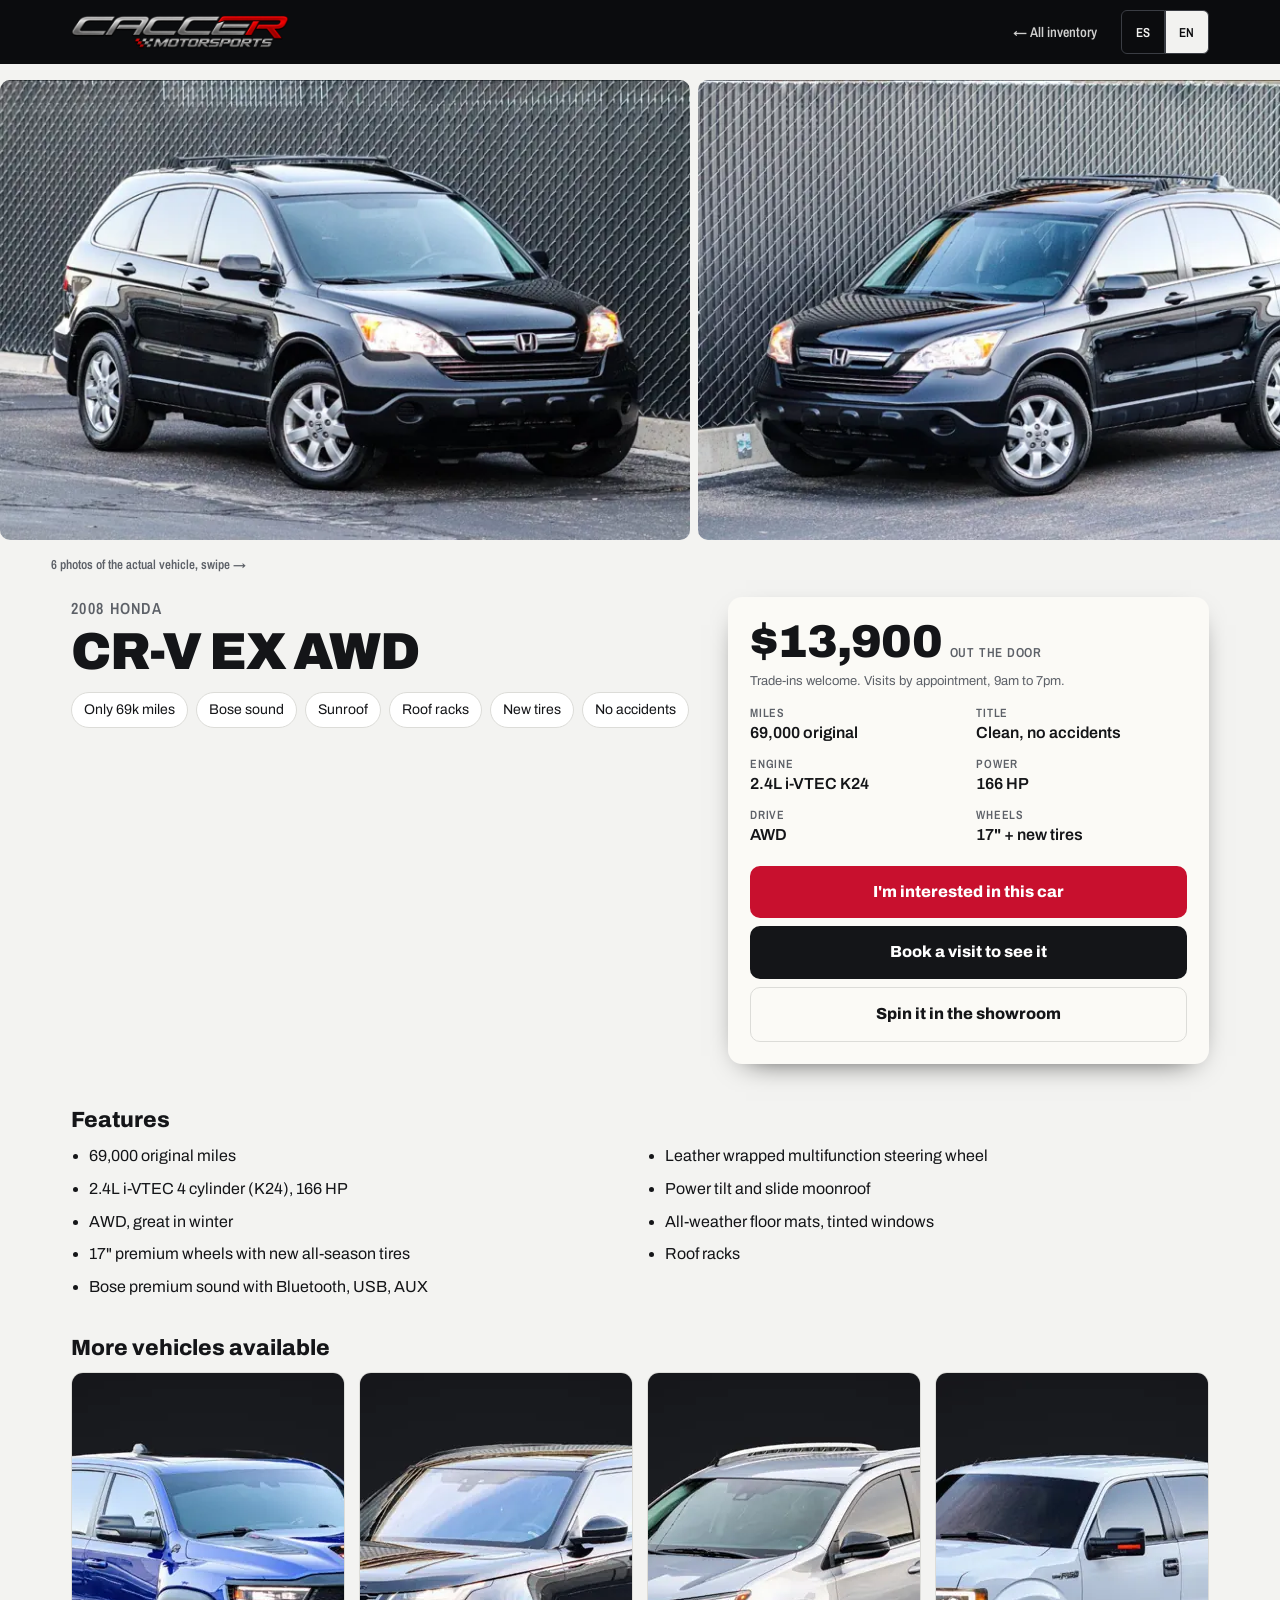
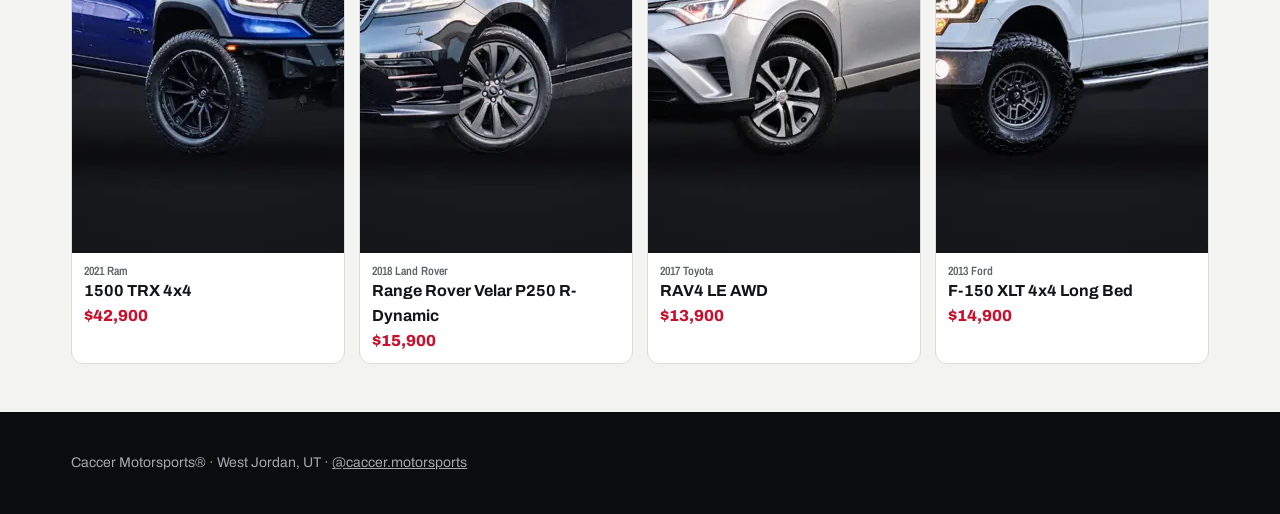
<file: autos/crv/index.html>
<!DOCTYPE html>
<html lang="en">
<head>
<meta charset="utf-8">
<meta name="viewport" content="width=device-width,initial-scale=1">
<title>2008 Honda CR-V EX AWD for sale, $13,900 | Caccer Motorsports, West Jordan UT</title>
<meta name="description" content="2008 Honda CR-V EX AWD · 69,000 miles · AWD · $13,900 out the door. Used suv for sale at Caccer Motorsports in West Jordan, Utah. Se habla español.">
<link rel="canonical" href="https://cgmillan1.github.io/caccer-motorsports/autos/crv/">
<meta property="og:type" content="product">
<meta property="og:site_name" content="Caccer Motorsports">
<meta property="og:title" content="2008 Honda CR-V EX AWD · $13,900">
<meta property="og:description" content="2008 Honda CR-V EX AWD · 69,000 miles · AWD · $13,900 out the door. Used suv for sale at Caccer Motorsports in West Jordan, Utah. Se habla español.">
<meta property="og:url" content="https://cgmillan1.github.io/caccer-motorsports/autos/crv/">
<meta property="og:image" content="https://cgmillan1.github.io/caccer-motorsports/img/og/crv.jpg">
<meta property="og:image:width" content="1200"><meta property="og:image:height" content="630">
<meta name="twitter:card" content="summary_large_image">
<meta name="theme-color" content="#0b0c0e">
<link rel="icon" href="../../icons/favicon-48.png">
<link rel="manifest" href="../../manifest.webmanifest">
<link rel="apple-touch-icon" href="../../icons/apple-touch-icon.png">
<meta name="apple-mobile-web-app-title" content="Caccer">
<script type="application/ld+json">{"@context": "https://schema.org", "@type": "Car", "name": "2008 Honda CR-V EX AWD", "url": "https://cgmillan1.github.io/caccer-motorsports/autos/crv/", "image": ["https://cgmillan1.github.io/caccer-motorsports/img/crv_01.jpg", "https://cgmillan1.github.io/caccer-motorsports/img/crv_02.jpg", "https://cgmillan1.github.io/caccer-motorsports/img/crv_06.jpg", "https://cgmillan1.github.io/caccer-motorsports/img/crv_08.jpg", "https://cgmillan1.github.io/caccer-motorsports/img/crv_09.jpg", "https://cgmillan1.github.io/caccer-motorsports/img/crv_10.jpg"], "brand": {"@type": "Brand", "name": "Honda"}, "model": "CR-V", "vehicleModelDate": "2008", "bodyType": "SUV", "driveWheelConfiguration": "https://schema.org/AllWheelDriveConfiguration", "itemCondition": "https://schema.org/UsedCondition", "mileageFromOdometer": {"@type": "QuantitativeValue", "value": 69000, "unitCode": "SMI"}, "description": "69,000 original miles. 2.4L i-VTEC 4 cylinder (K24), 166 HP. AWD, great in winter. 17\" premium wheels with new all-season tires. Bose premium sound with Bluetooth, USB, AUX. Leather wrapped multifunction steering wheel.", "offers": {"@type": "Offer", "price": 13900, "priceCurrency": "USD", "availability": "https://schema.org/InStock", "itemCondition": "https://schema.org/UsedCondition", "url": "https://cgmillan1.github.io/caccer-motorsports/autos/crv/", "seller": {"@type": "AutoDealer", "name": "Caccer Motorsports", "url": "https://cgmillan1.github.io/caccer-motorsports/"}}}</script>
<script type="application/ld+json">{"@context": "https://schema.org", "@type": "BreadcrumbList", "itemListElement": [{"@type": "ListItem", "position": 1, "name": "Caccer Motorsports", "item": "https://cgmillan1.github.io/caccer-motorsports/"}, {"@type": "ListItem", "position": 2, "name": "2008 Honda CR-V EX AWD", "item": "https://cgmillan1.github.io/caccer-motorsports/autos/crv/"}]}</script>
<link rel="preconnect" href="https://fonts.googleapis.com">
<link rel="preconnect" href="https://fonts.gstatic.com" crossorigin>
<link href="https://fonts.googleapis.com/css2?family=Archivo:wght@400;500;600;800;900&family=Archivo+Narrow:wght@500;600;700&display=swap" rel="stylesheet" media="print" onload="this.media='all'">
<noscript><link href="https://fonts.googleapis.com/css2?family=Archivo:wght@400;500;600;800;900&family=Archivo+Narrow:wght@500;600;700&display=swap" rel="stylesheet"></noscript>
<style>
:root{color-scheme:light dark;--bg:light-dark(#f3f3f1,#0f1012);--ink:light-dark(#141518,#f2f2f0);--mute:light-dark(#5d6168,#a3a7ad);--card:light-dark(#fff,#1a1c20);--line:light-dark(#dcdcd8,#2b2e33);--red:#c8102e;--accent:#ffd23f}
*{box-sizing:border-box;min-width:0}
body{margin:0;background:var(--bg);color:var(--ink);font:16px/1.55 Archivo,system-ui,sans-serif;overflow-x:clip}
a{color:inherit}button{font:inherit;cursor:pointer}
:focus-visible{outline:3px solid var(--red);outline-offset:2px}
.wrap{max-width:1240px;margin:0 auto;padding:0 max(4vw,16px)}
header{background:#0b0c0e;color:#f2f2f0}
header .wrap{display:flex;align-items:center;gap:16px;min-height:64px}
header img{height:34px;width:auto;display:block}
.btn{min-height:48px}
header .sp{flex:1}
.back{display:inline-flex;align-items:center;min-height:44px;padding:0 8px;font:600 14px 'Archivo Narrow',sans-serif;text-decoration:none;opacity:.85}
.lang button{background:none;border:1px solid #3a3d43;color:#f2f2f0;padding:4px 10px;min-height:44px;min-width:44px;font:600 13px 'Archivo Narrow'}
.lang button[aria-pressed=true]{background:#f2f2f0;color:#0b0c0e}
.lang button:first-child{border-radius:6px 0 0 6px}.lang button:last-child{border-radius:0 6px 6px 0}
.hero{display:flex;gap:8px;overflow-x:auto;scroll-snap-type:x mandatory;padding:16px max(4vw,16px);scrollbar-width:thin}
.hero img{height:min(56vw,460px);width:auto;aspect-ratio:3/2;object-fit:cover;border-radius:10px;scroll-snap-align:start;flex:none;background:#1a1c20}
.cnt{font:600 13px 'Archivo Narrow';color:var(--mute);padding:0 max(4vw,16px)}
.top{display:grid;grid-template-columns:1.3fr 1fr;gap:32px;padding:24px 0 8px;align-items:start}
h1{margin:0;font:900 clamp(30px,4.4vw,52px)/1.02 Archivo;letter-spacing:-.02em}
h1 small{display:block;font:600 16px 'Archivo Narrow';letter-spacing:.08em;text-transform:uppercase;color:var(--mute);margin-bottom:6px}
.sticker{background:#fbfaf6;color:#141518;border-radius:14px;padding:22px;box-shadow:0 10px 30px -18px #000}
.pr{font:900 46px/1 Archivo;letter-spacing:-.02em}.pr small{font:600 13px 'Archivo Narrow';color:#5d6168;margin-left:8px;letter-spacing:.06em}
.note{font-size:13px;color:#5d6168;margin:6px 0 14px}
dl{display:grid;grid-template-columns:1fr 1fr;gap:10px 16px;margin:0 0 18px}
dt{font:600 12px 'Archivo Narrow';text-transform:uppercase;letter-spacing:.06em;color:#5d6168}dd{margin:0;font-weight:600}
.btn{display:flex;align-items:center;justify-content:center;gap:8px;width:100%;padding:14px;border-radius:10px;border:0;font-weight:800;text-decoration:none;margin-top:8px}
.btn.red{background:var(--red);color:#fff}.btn.ghost{background:#141518;color:#fff}
.chips{display:flex;flex-wrap:wrap;gap:8px;list-style:none;padding:0;margin:14px 0 0}
.chips li{background:var(--card);border:1px solid var(--line);padding:6px 12px;border-radius:99px;font-size:14px}
h2{font:800 22px Archivo;margin:36px 0 12px}
.feat{columns:2 300px;gap:32px;padding-left:18px;margin:0}.feat li{margin:0 0 8px;break-inside:avoid}
.others{display:grid;grid-template-columns:repeat(auto-fill,minmax(220px,1fr));gap:14px;margin-bottom:48px}
.oc{display:block;text-decoration:none;background:var(--card);border:1px solid var(--line);border-radius:12px;overflow:hidden}
.oc img{width:100%;aspect-ratio:3/2;object-fit:cover;display:block}.oc span{display:grid;padding:10px 12px}
.oc small{color:var(--mute);font:600 12px 'Archivo Narrow'}.oc em{font-style:normal;font-weight:800;color:var(--red)}
footer{background:#0b0c0e;color:#a3a7ad;padding:28px 0;font-size:14px}
.toast{position:fixed;left:50%;bottom:20px;transform:translate(-50%,30px);opacity:0;background:#141518;color:#fff;padding:12px 18px;border-radius:10px;transition:.25s;max-width:92vw;z-index:9}
.toast.on{opacity:1;transform:translate(-50%,0)}
@media(max-width:820px){.top{grid-template-columns:1fr;gap:18px}}
@media(prefers-reduced-motion:reduce){*{transition:none!important}}
</style>
</head>
<body>
<header><div class="wrap"><a href="../../"><img src="../../img/caccer_logo_s.png" alt="Caccer Motorsports" width="218" height="34"></a><span class="sp"></span>
<a class="back" href="../../#crv" data-es="← Todo el inventario" data-en="← All inventory">← All inventory</a>
<div class="lang"><button id="l-es" aria-pressed="false">ES</button><button id="l-en" aria-pressed="true">EN</button></div></div></header>

<main>
<div class="hero"><img src="../../img/w/crv_01.webp" srcset="../../img/s/crv_01.webp 720w, ../../img/w/crv_01.webp 1344w" sizes="(max-width: 700px) 92vw, 690px" alt="2008 Honda CR-V EX AWD, photo 1" fetchpriority="high" width="1344" height="896"><img src="../../img/w/crv_02.webp" srcset="../../img/s/crv_02.webp 720w, ../../img/w/crv_02.webp 1344w" sizes="(max-width: 700px) 92vw, 690px" alt="2008 Honda CR-V EX AWD, photo 2" loading="lazy" width="1344" height="896"><img src="../../img/w/crv_06.webp" srcset="../../img/s/crv_06.webp 720w, ../../img/w/crv_06.webp 1344w" sizes="(max-width: 700px) 92vw, 690px" alt="2008 Honda CR-V EX AWD, photo 3" loading="lazy" width="1344" height="896"><img src="../../img/w/crv_08.webp" srcset="../../img/s/crv_08.webp 720w, ../../img/w/crv_08.webp 1344w" sizes="(max-width: 700px) 92vw, 690px" alt="2008 Honda CR-V EX AWD, photo 4" loading="lazy" width="1344" height="896"><img src="../../img/w/crv_09.webp" srcset="../../img/s/crv_09.webp 720w, ../../img/w/crv_09.webp 1344w" sizes="(max-width: 700px) 92vw, 690px" alt="2008 Honda CR-V EX AWD, photo 5" loading="lazy" width="1344" height="896"><img src="../../img/w/crv_10.webp" srcset="../../img/s/crv_10.webp 720w, ../../img/w/crv_10.webp 1344w" sizes="(max-width: 700px) 92vw, 690px" alt="2008 Honda CR-V EX AWD, photo 6" loading="lazy" width="1344" height="896"></div>
<div class="cnt"><span>6</span> <span data-es="fotos del auto real, deslizá →" data-en="photos of the actual vehicle, swipe →">photos of the actual vehicle, swipe →</span></div>
<div class="wrap">
 <div class="top">
  <div><h1><small>2008 Honda</small>CR-V EX AWD</h1><ul class="chips" id="chips"><li>Only 69k miles</li><li>Bose sound</li><li>Sunroof</li><li>Roof racks</li><li>New tires</li><li>No accidents</li></ul></div>
  <aside class="sticker">
   <div class="pr">$13,900<small data-es="PRECIO FINAL" data-en="OUT THE DOOR">OUT THE DOOR</small></div>
   <p class="note" data-es="Aceptamos tu auto como parte de pago. Atendemos con cita de 9am a 7pm." data-en="Trade-ins welcome. Visits by appointment, 9am to 7pm.">Trade-ins welcome. Visits by appointment, 9am to 7pm.</p>
   <dl id="specs"><div><dt>Miles</dt><dd>69,000 original</dd></div><div><dt>Title</dt><dd>Clean, no accidents</dd></div><div><dt>Engine</dt><dd>2.4L i-VTEC K24</dd></div><div><dt>Power</dt><dd>166 HP</dd></div><div><dt>Drive</dt><dd>AWD</dd></div><div><dt>Wheels</dt><dd>17&quot; + new tires</dd></div></dl>
   <button class="btn red" data-msg="interes" data-es="Me interesa este auto" data-en="I'm interested in this car">I'm interested in this car</button>
   <button class="btn ghost" data-msg="cita" data-es="Quiero una cita para verlo" data-en="Book a visit to see it">Book a visit to see it</button>
   <a class="btn" style="background:none;color:#141518;border:1px solid #dcdcd8" href="../../#crv" data-es="Verlo girar en el showroom" data-en="Spin it in the showroom">Spin it in the showroom</a>
  </aside>
 </div>
 <h2 data-es="Equipamiento" data-en="Features">Features</h2>
 <ul class="feat" id="feat"><li>69,000 original miles</li><li>2.4L i-VTEC 4 cylinder (K24), 166 HP</li><li>AWD, great in winter</li><li>17&quot; premium wheels with new all-season tires</li><li>Bose premium sound with Bluetooth, USB, AUX</li><li>Leather wrapped multifunction steering wheel</li><li>Power tilt and slide moonroof</li><li>All-weather floor mats, tinted windows</li><li>Roof racks</li></ul>
 <h2 data-es="Más autos disponibles" data-en="More vehicles available">More vehicles available</h2>
 <div class="others"><a class="oc" href="../trx/"><img src="../../img/cut/trx_01_s.webp" alt="2021 Ram 1500 TRX 4x4" loading="lazy" width="720" height="480"><span><small>2021 Ram</small><b>1500 TRX 4x4</b><em>$42,900</em></span></a><a class="oc" href="../velar/"><img src="../../img/cut/velar_01_s.webp" alt="2018 Land Rover Range Rover Velar P250 R-Dynamic" loading="lazy" width="720" height="480"><span><small>2018 Land Rover</small><b>Range Rover Velar P250 R-Dynamic</b><em>$15,900</em></span></a><a class="oc" href="../rav4/"><img src="../../img/cut/rav4_01_s.webp" alt="2017 Toyota RAV4 LE AWD" loading="lazy" width="720" height="480"><span><small>2017 Toyota</small><b>RAV4 LE AWD</b><em>$13,900</em></span></a><a class="oc" href="../f150/"><img src="../../img/cut/f150_01_s.webp" alt="2013 Ford F-150 XLT 4x4 Long Bed" loading="lazy" width="720" height="480"><span><small>2013 Ford</small><b>F-150 XLT 4x4 Long Bed</b><em>$14,900</em></span></a></div>
</div>
</main>
<footer><div class="wrap">Caccer Motorsports® · West Jordan, UT · <a style="display:inline-block;padding:12px 0" href="https://www.instagram.com/caccer.motorsports/">@caccer.motorsports</a></div></footer>
<div class="toast" id="toast" role="status"></div>
<script>
const C={"id": "crv", "year": "2008", "make": "Honda", "name": "CR-V EX AWD", "price": 13900, "specs": {"es": [["Millas", "69,000 originales"], ["Título", "Clean, sin accidentes"], ["Motor", "2.4L i-VTEC K24"], ["Potencia", "166 HP"], ["Tracción", "AWD"], ["Ruedas", "17\" + gomas nuevas"]], "en": [["Miles", "69,000 original"], ["Title", "Clean, no accidents"], ["Engine", "2.4L i-VTEC K24"], ["Power", "166 HP"], ["Drive", "AWD"], ["Wheels", "17\" + new tires"]]}, "chips": {"es": ["Solo 69k millas", "Sonido Bose", "Sunroof", "Barras de techo", "Gomas nuevas", "Sin accidentes"], "en": ["Only 69k miles", "Bose sound", "Sunroof", "Roof racks", "New tires", "No accidents"]}, "feat": {"en": ["69,000 original miles", "2.4L i-VTEC 4 cylinder (K24), 166 HP", "AWD, great in winter", "17\" premium wheels with new all-season tires", "Bose premium sound with Bluetooth, USB, AUX", "Leather wrapped multifunction steering wheel", "Power tilt and slide moonroof", "All-weather floor mats, tinted windows", "Roof racks"], "es": ["69,000 millas originales", "Motor 2.4L i-VTEC 4 cilindros (K24), 166 HP", "AWD, ideal para el invierno", "Rines premium de 17\" con gomas all-season nuevas", "Sonido premium Bose con Bluetooth, USB y AUX", "Volante de cuero multifunción", "Sunroof eléctrico", "Alfombras para todo clima y vidrios polarizados", "Barras de techo"]}};
const $=id=>document.getElementById(id);const money=n=>'$'+Math.round(n).toLocaleString('en-US');
let lang;try{lang=localStorage.getItem('caccer-lang')}catch(e){}if(!lang)lang=(navigator.language||'en').toLowerCase().startsWith('es')?'es':'en';
function setLang(l){lang=l;document.documentElement.lang=l;try{localStorage.setItem('caccer-lang',l)}catch(e){}
 $('l-es').setAttribute('aria-pressed',l==='es');$('l-en').setAttribute('aria-pressed',l==='en');
 document.querySelectorAll('[data-es]').forEach(e=>e.textContent=e.dataset[l]);
 $('specs').innerHTML=C.specs[l].map(([k,v])=>`<div><dt>${k}</dt><dd>${v}</dd></div>`).join('');
 $('chips').innerHTML=C.chips[l].map(t=>`<li>${t}</li>`).join('');$('feat').innerHTML=C.feat[l].map(t=>`<li>${t}</li>`).join('');}
$('l-es').onclick=()=>setLang('es');$('l-en').onclick=()=>setLang('en');if(lang!=='en')setLang(lang);
const car=`${C.year} ${C.make} ${C.name}`;
const MSG={es:{interes:`Hola Santi! Me interesa el ${car} de ${money(C.price)} que vi en su página. ¿Sigue disponible?`,cita:`Hola Santi! Quiero hacer una cita para ver el ${car} de ${money(C.price)}. ¿Qué día y hora te queda bien?`},
 en:{interes:`Hi Santi! I'm interested in the ${car} for ${money(C.price)} I saw on your website. Is it still available?`,cita:`Hi Santi! I'd like to book a visit to see the ${car} for ${money(C.price)}. What day and time works for you?`}};
let tt;function toast(t){const e=$('toast');e.textContent=t;e.classList.add('on');clearTimeout(tt);tt=setTimeout(()=>e.classList.remove('on'),5000);}
document.querySelectorAll('[data-msg]').forEach(b=>b.onclick=async()=>{const t=MSG[lang][b.dataset.msg]+'\n'+location.href.split('#')[0];
 let ok=false;try{await navigator.clipboard.writeText(t);ok=true}catch(e){}
 window.open('https://www.instagram.com/caccer.motorsports/','_blank','noopener');
 toast(ok?(lang==='es'?'Mensaje copiado. En el perfil tocá "Mensaje", pegalo y mandalo.':'Message copied. On the profile tap "Message", paste it and send.'):(lang==='es'?'Escribile a Santi: ':'Message Santi: ')+MSG[lang][b.dataset.msg]);});
</script>
</body>
</html>
</file>
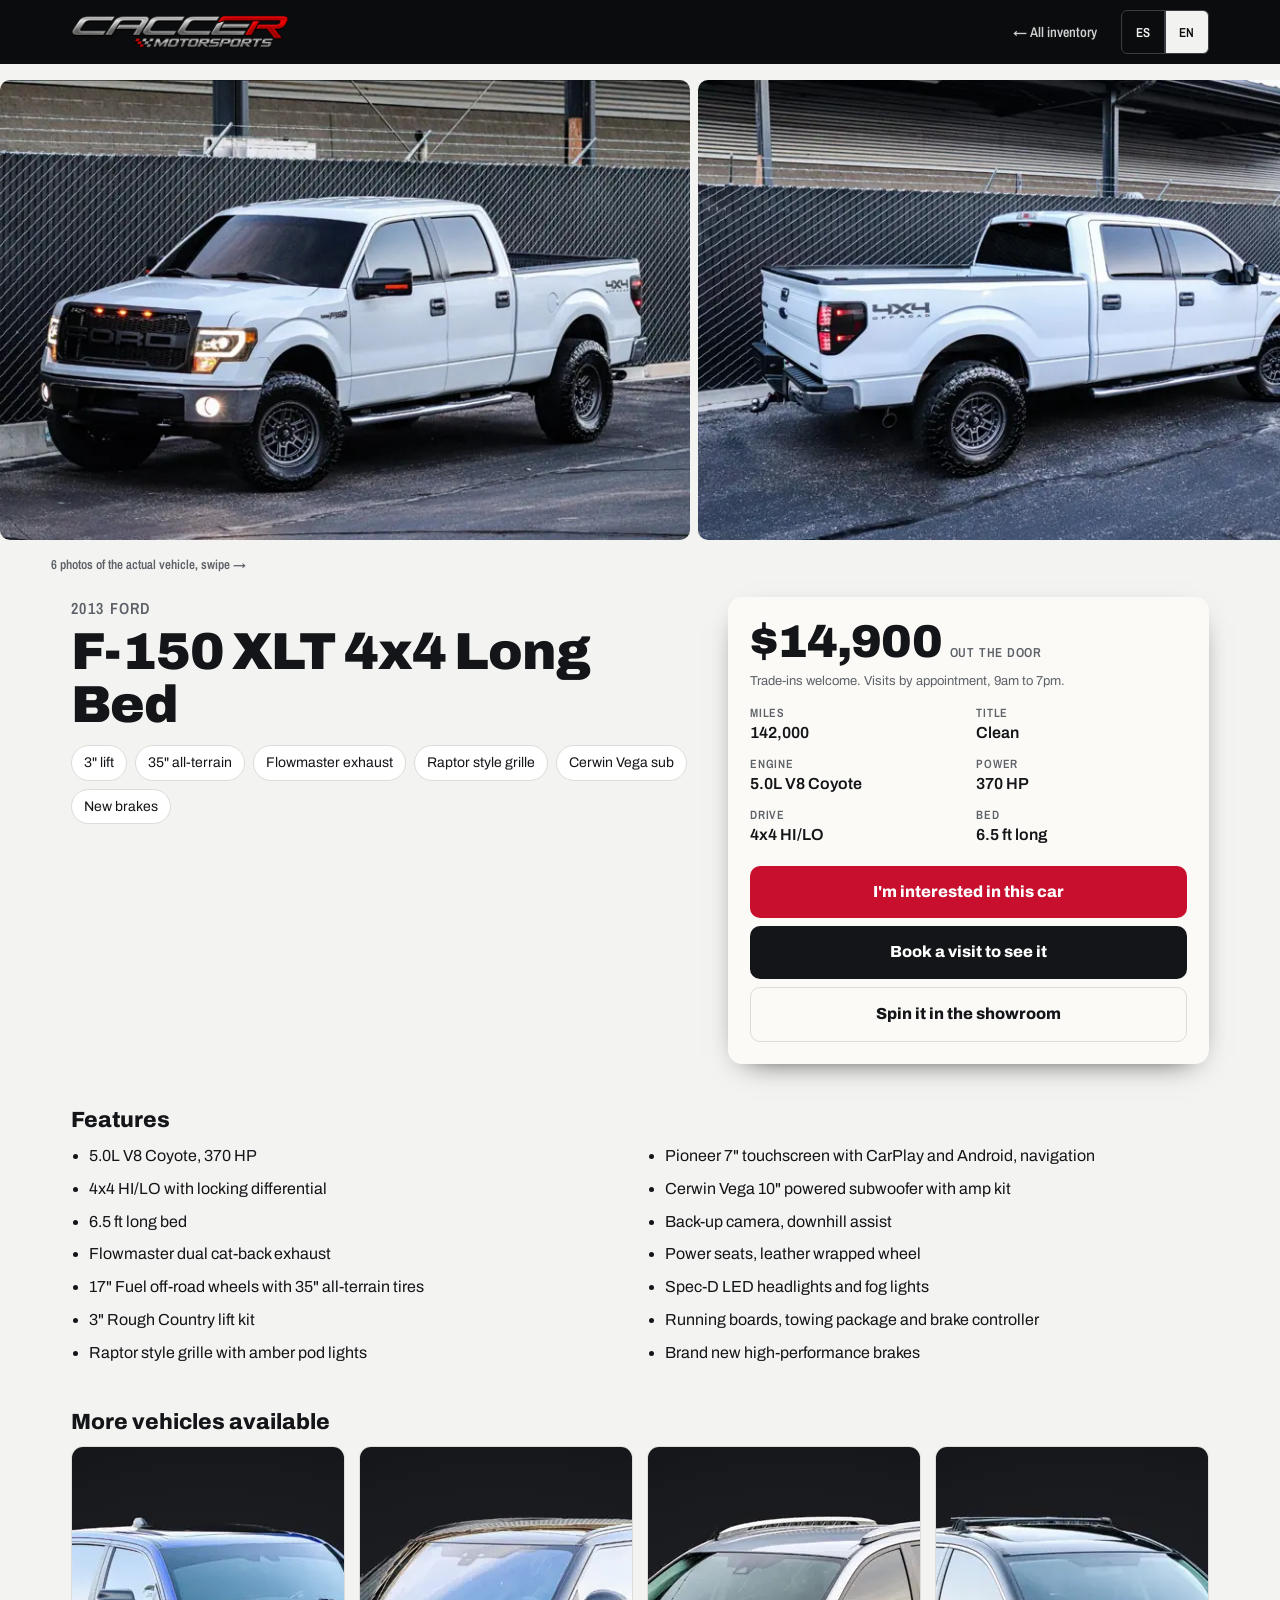
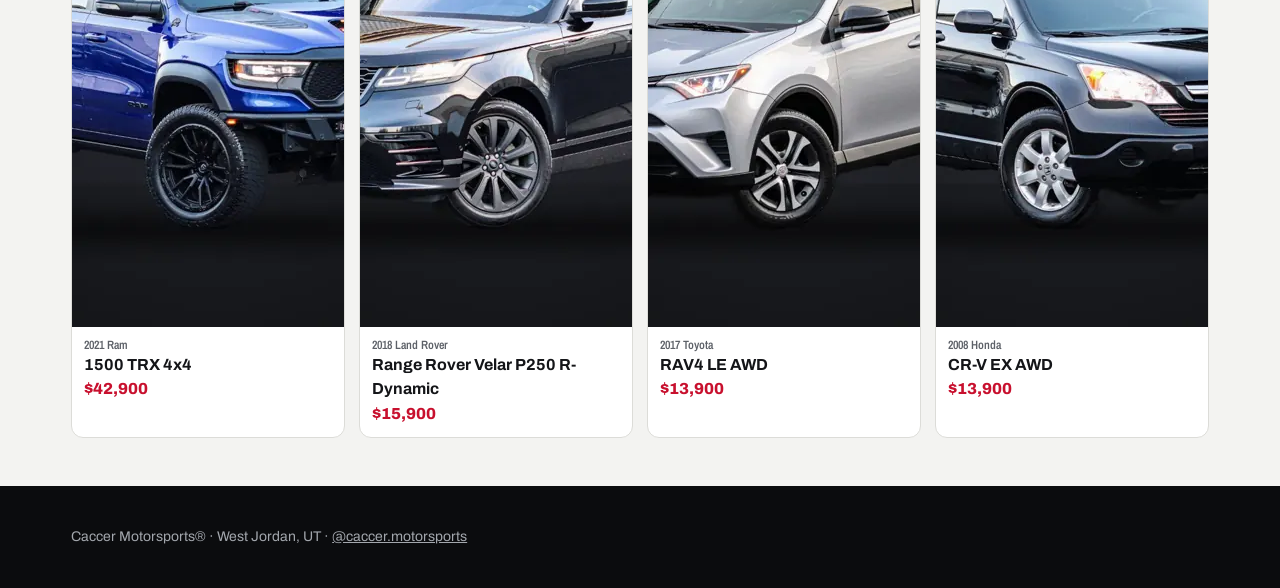
<file: autos/f150/index.html>
<!DOCTYPE html>
<html lang="en">
<head>
<meta charset="utf-8">
<meta name="viewport" content="width=device-width,initial-scale=1">
<title>2013 Ford F-150 XLT 4x4 Long Bed for sale, $14,900 | Caccer Motorsports, West Jordan UT</title>
<meta name="description" content="2013 Ford F-150 XLT 4x4 Long Bed · 142,000 miles · 4x4 · $14,900 out the door. Used pickup for sale at Caccer Motorsports in West Jordan, Utah. Se habla español.">
<link rel="canonical" href="https://cgmillan1.github.io/caccer-motorsports/autos/f150/">
<meta property="og:type" content="product">
<meta property="og:site_name" content="Caccer Motorsports">
<meta property="og:title" content="2013 Ford F-150 XLT 4x4 Long Bed · $14,900">
<meta property="og:description" content="2013 Ford F-150 XLT 4x4 Long Bed · 142,000 miles · 4x4 · $14,900 out the door. Used pickup for sale at Caccer Motorsports in West Jordan, Utah. Se habla español.">
<meta property="og:url" content="https://cgmillan1.github.io/caccer-motorsports/autos/f150/">
<meta property="og:image" content="https://cgmillan1.github.io/caccer-motorsports/img/og/f150.jpg">
<meta property="og:image:width" content="1200"><meta property="og:image:height" content="630">
<meta name="twitter:card" content="summary_large_image">
<meta name="theme-color" content="#0b0c0e">
<link rel="icon" href="../../icons/favicon-48.png">
<link rel="manifest" href="../../manifest.webmanifest">
<link rel="apple-touch-icon" href="../../icons/apple-touch-icon.png">
<meta name="apple-mobile-web-app-title" content="Caccer">
<script type="application/ld+json">{"@context": "https://schema.org", "@type": "Car", "name": "2013 Ford F-150 XLT 4x4 Long Bed", "url": "https://cgmillan1.github.io/caccer-motorsports/autos/f150/", "image": ["https://cgmillan1.github.io/caccer-motorsports/img/f150_01.jpg", "https://cgmillan1.github.io/caccer-motorsports/img/f150_03.jpg", "https://cgmillan1.github.io/caccer-motorsports/img/f150_05.jpg", "https://cgmillan1.github.io/caccer-motorsports/img/f150_06.jpg", "https://cgmillan1.github.io/caccer-motorsports/img/f150_08.jpg", "https://cgmillan1.github.io/caccer-motorsports/img/f150_11.jpg"], "brand": {"@type": "Brand", "name": "Ford"}, "model": "F-150", "vehicleModelDate": "2013", "bodyType": "Pickup Truck", "driveWheelConfiguration": "https://schema.org/FourWheelDriveConfiguration", "itemCondition": "https://schema.org/UsedCondition", "mileageFromOdometer": {"@type": "QuantitativeValue", "value": 142000, "unitCode": "SMI"}, "description": "5.0L V8 Coyote, 370 HP. 4x4 HI/LO with locking differential. 6.5 ft long bed. Flowmaster dual cat-back exhaust. 17\" Fuel off-road wheels with 35\" all-terrain tires. 3\" Rough Country lift kit.", "offers": {"@type": "Offer", "price": 14900, "priceCurrency": "USD", "availability": "https://schema.org/InStock", "itemCondition": "https://schema.org/UsedCondition", "url": "https://cgmillan1.github.io/caccer-motorsports/autos/f150/", "seller": {"@type": "AutoDealer", "name": "Caccer Motorsports", "url": "https://cgmillan1.github.io/caccer-motorsports/"}}}</script>
<script type="application/ld+json">{"@context": "https://schema.org", "@type": "BreadcrumbList", "itemListElement": [{"@type": "ListItem", "position": 1, "name": "Caccer Motorsports", "item": "https://cgmillan1.github.io/caccer-motorsports/"}, {"@type": "ListItem", "position": 2, "name": "2013 Ford F-150 XLT 4x4 Long Bed", "item": "https://cgmillan1.github.io/caccer-motorsports/autos/f150/"}]}</script>
<link rel="preconnect" href="https://fonts.googleapis.com">
<link rel="preconnect" href="https://fonts.gstatic.com" crossorigin>
<link href="https://fonts.googleapis.com/css2?family=Archivo:wght@400;500;600;800;900&family=Archivo+Narrow:wght@500;600;700&display=swap" rel="stylesheet" media="print" onload="this.media='all'">
<noscript><link href="https://fonts.googleapis.com/css2?family=Archivo:wght@400;500;600;800;900&family=Archivo+Narrow:wght@500;600;700&display=swap" rel="stylesheet"></noscript>
<style>
:root{color-scheme:light dark;--bg:light-dark(#f3f3f1,#0f1012);--ink:light-dark(#141518,#f2f2f0);--mute:light-dark(#5d6168,#a3a7ad);--card:light-dark(#fff,#1a1c20);--line:light-dark(#dcdcd8,#2b2e33);--red:#c8102e;--accent:#ffd23f}
*{box-sizing:border-box;min-width:0}
body{margin:0;background:var(--bg);color:var(--ink);font:16px/1.55 Archivo,system-ui,sans-serif;overflow-x:clip}
a{color:inherit}button{font:inherit;cursor:pointer}
:focus-visible{outline:3px solid var(--red);outline-offset:2px}
.wrap{max-width:1240px;margin:0 auto;padding:0 max(4vw,16px)}
header{background:#0b0c0e;color:#f2f2f0}
header .wrap{display:flex;align-items:center;gap:16px;min-height:64px}
header img{height:34px;width:auto;display:block}
.btn{min-height:48px}
header .sp{flex:1}
.back{display:inline-flex;align-items:center;min-height:44px;padding:0 8px;font:600 14px 'Archivo Narrow',sans-serif;text-decoration:none;opacity:.85}
.lang button{background:none;border:1px solid #3a3d43;color:#f2f2f0;padding:4px 10px;min-height:44px;min-width:44px;font:600 13px 'Archivo Narrow'}
.lang button[aria-pressed=true]{background:#f2f2f0;color:#0b0c0e}
.lang button:first-child{border-radius:6px 0 0 6px}.lang button:last-child{border-radius:0 6px 6px 0}
.hero{display:flex;gap:8px;overflow-x:auto;scroll-snap-type:x mandatory;padding:16px max(4vw,16px);scrollbar-width:thin}
.hero img{height:min(56vw,460px);width:auto;aspect-ratio:3/2;object-fit:cover;border-radius:10px;scroll-snap-align:start;flex:none;background:#1a1c20}
.cnt{font:600 13px 'Archivo Narrow';color:var(--mute);padding:0 max(4vw,16px)}
.top{display:grid;grid-template-columns:1.3fr 1fr;gap:32px;padding:24px 0 8px;align-items:start}
h1{margin:0;font:900 clamp(30px,4.4vw,52px)/1.02 Archivo;letter-spacing:-.02em}
h1 small{display:block;font:600 16px 'Archivo Narrow';letter-spacing:.08em;text-transform:uppercase;color:var(--mute);margin-bottom:6px}
.sticker{background:#fbfaf6;color:#141518;border-radius:14px;padding:22px;box-shadow:0 10px 30px -18px #000}
.pr{font:900 46px/1 Archivo;letter-spacing:-.02em}.pr small{font:600 13px 'Archivo Narrow';color:#5d6168;margin-left:8px;letter-spacing:.06em}
.note{font-size:13px;color:#5d6168;margin:6px 0 14px}
dl{display:grid;grid-template-columns:1fr 1fr;gap:10px 16px;margin:0 0 18px}
dt{font:600 12px 'Archivo Narrow';text-transform:uppercase;letter-spacing:.06em;color:#5d6168}dd{margin:0;font-weight:600}
.btn{display:flex;align-items:center;justify-content:center;gap:8px;width:100%;padding:14px;border-radius:10px;border:0;font-weight:800;text-decoration:none;margin-top:8px}
.btn.red{background:var(--red);color:#fff}.btn.ghost{background:#141518;color:#fff}
.chips{display:flex;flex-wrap:wrap;gap:8px;list-style:none;padding:0;margin:14px 0 0}
.chips li{background:var(--card);border:1px solid var(--line);padding:6px 12px;border-radius:99px;font-size:14px}
h2{font:800 22px Archivo;margin:36px 0 12px}
.feat{columns:2 300px;gap:32px;padding-left:18px;margin:0}.feat li{margin:0 0 8px;break-inside:avoid}
.others{display:grid;grid-template-columns:repeat(auto-fill,minmax(220px,1fr));gap:14px;margin-bottom:48px}
.oc{display:block;text-decoration:none;background:var(--card);border:1px solid var(--line);border-radius:12px;overflow:hidden}
.oc img{width:100%;aspect-ratio:3/2;object-fit:cover;display:block}.oc span{display:grid;padding:10px 12px}
.oc small{color:var(--mute);font:600 12px 'Archivo Narrow'}.oc em{font-style:normal;font-weight:800;color:var(--red)}
footer{background:#0b0c0e;color:#a3a7ad;padding:28px 0;font-size:14px}
.toast{position:fixed;left:50%;bottom:20px;transform:translate(-50%,30px);opacity:0;background:#141518;color:#fff;padding:12px 18px;border-radius:10px;transition:.25s;max-width:92vw;z-index:9}
.toast.on{opacity:1;transform:translate(-50%,0)}
@media(max-width:820px){.top{grid-template-columns:1fr;gap:18px}}
@media(prefers-reduced-motion:reduce){*{transition:none!important}}
</style>
</head>
<body>
<header><div class="wrap"><a href="../../"><img src="../../img/caccer_logo_s.png" alt="Caccer Motorsports" width="218" height="34"></a><span class="sp"></span>
<a class="back" href="../../#f150" data-es="← Todo el inventario" data-en="← All inventory">← All inventory</a>
<div class="lang"><button id="l-es" aria-pressed="false">ES</button><button id="l-en" aria-pressed="true">EN</button></div></div></header>

<main>
<div class="hero"><img src="../../img/w/f150_01.webp" srcset="../../img/s/f150_01.webp 720w, ../../img/w/f150_01.webp 1344w" sizes="(max-width: 700px) 92vw, 690px" alt="2013 Ford F-150 XLT 4x4 Long Bed, photo 1" fetchpriority="high" width="1344" height="896"><img src="../../img/w/f150_03.webp" srcset="../../img/s/f150_03.webp 720w, ../../img/w/f150_03.webp 1344w" sizes="(max-width: 700px) 92vw, 690px" alt="2013 Ford F-150 XLT 4x4 Long Bed, photo 2" loading="lazy" width="1344" height="896"><img src="../../img/w/f150_05.webp" srcset="../../img/s/f150_05.webp 720w, ../../img/w/f150_05.webp 1344w" sizes="(max-width: 700px) 92vw, 690px" alt="2013 Ford F-150 XLT 4x4 Long Bed, photo 3" loading="lazy" width="1344" height="896"><img src="../../img/w/f150_06.webp" srcset="../../img/s/f150_06.webp 720w, ../../img/w/f150_06.webp 1344w" sizes="(max-width: 700px) 92vw, 690px" alt="2013 Ford F-150 XLT 4x4 Long Bed, photo 4" loading="lazy" width="1344" height="896"><img src="../../img/w/f150_08.webp" srcset="../../img/s/f150_08.webp 720w, ../../img/w/f150_08.webp 1344w" sizes="(max-width: 700px) 92vw, 690px" alt="2013 Ford F-150 XLT 4x4 Long Bed, photo 5" loading="lazy" width="1344" height="896"><img src="../../img/w/f150_11.webp" srcset="../../img/s/f150_11.webp 720w, ../../img/w/f150_11.webp 1344w" sizes="(max-width: 700px) 92vw, 690px" alt="2013 Ford F-150 XLT 4x4 Long Bed, photo 6" loading="lazy" width="1344" height="896"></div>
<div class="cnt"><span>6</span> <span data-es="fotos del auto real, deslizá →" data-en="photos of the actual vehicle, swipe →">photos of the actual vehicle, swipe →</span></div>
<div class="wrap">
 <div class="top">
  <div><h1><small>2013 Ford</small>F-150 XLT 4x4 Long Bed</h1><ul class="chips" id="chips"><li>3&quot; lift</li><li>35&quot; all-terrain</li><li>Flowmaster exhaust</li><li>Raptor style grille</li><li>Cerwin Vega sub</li><li>New brakes</li></ul></div>
  <aside class="sticker">
   <div class="pr">$14,900<small data-es="PRECIO FINAL" data-en="OUT THE DOOR">OUT THE DOOR</small></div>
   <p class="note" data-es="Aceptamos tu auto como parte de pago. Atendemos con cita de 9am a 7pm." data-en="Trade-ins welcome. Visits by appointment, 9am to 7pm.">Trade-ins welcome. Visits by appointment, 9am to 7pm.</p>
   <dl id="specs"><div><dt>Miles</dt><dd>142,000</dd></div><div><dt>Title</dt><dd>Clean</dd></div><div><dt>Engine</dt><dd>5.0L V8 Coyote</dd></div><div><dt>Power</dt><dd>370 HP</dd></div><div><dt>Drive</dt><dd>4x4 HI/LO</dd></div><div><dt>Bed</dt><dd>6.5 ft long</dd></div></dl>
   <button class="btn red" data-msg="interes" data-es="Me interesa este auto" data-en="I'm interested in this car">I'm interested in this car</button>
   <button class="btn ghost" data-msg="cita" data-es="Quiero una cita para verlo" data-en="Book a visit to see it">Book a visit to see it</button>
   <a class="btn" style="background:none;color:#141518;border:1px solid #dcdcd8" href="../../#f150" data-es="Verlo girar en el showroom" data-en="Spin it in the showroom">Spin it in the showroom</a>
  </aside>
 </div>
 <h2 data-es="Equipamiento" data-en="Features">Features</h2>
 <ul class="feat" id="feat"><li>5.0L V8 Coyote, 370 HP</li><li>4x4 HI/LO with locking differential</li><li>6.5 ft long bed</li><li>Flowmaster dual cat-back exhaust</li><li>17&quot; Fuel off-road wheels with 35&quot; all-terrain tires</li><li>3&quot; Rough Country lift kit</li><li>Raptor style grille with amber pod lights</li><li>Pioneer 7&quot; touchscreen with CarPlay and Android, navigation</li><li>Cerwin Vega 10&quot; powered subwoofer with amp kit</li><li>Back-up camera, downhill assist</li><li>Power seats, leather wrapped wheel</li><li>Spec-D LED headlights and fog lights</li><li>Running boards, towing package and brake controller</li><li>Brand new high-performance brakes</li></ul>
 <h2 data-es="Más autos disponibles" data-en="More vehicles available">More vehicles available</h2>
 <div class="others"><a class="oc" href="../trx/"><img src="../../img/cut/trx_01_s.webp" alt="2021 Ram 1500 TRX 4x4" loading="lazy" width="720" height="480"><span><small>2021 Ram</small><b>1500 TRX 4x4</b><em>$42,900</em></span></a><a class="oc" href="../velar/"><img src="../../img/cut/velar_01_s.webp" alt="2018 Land Rover Range Rover Velar P250 R-Dynamic" loading="lazy" width="720" height="480"><span><small>2018 Land Rover</small><b>Range Rover Velar P250 R-Dynamic</b><em>$15,900</em></span></a><a class="oc" href="../rav4/"><img src="../../img/cut/rav4_01_s.webp" alt="2017 Toyota RAV4 LE AWD" loading="lazy" width="720" height="480"><span><small>2017 Toyota</small><b>RAV4 LE AWD</b><em>$13,900</em></span></a><a class="oc" href="../crv/"><img src="../../img/cut/crv_01_s.webp" alt="2008 Honda CR-V EX AWD" loading="lazy" width="720" height="480"><span><small>2008 Honda</small><b>CR-V EX AWD</b><em>$13,900</em></span></a></div>
</div>
</main>
<footer><div class="wrap">Caccer Motorsports® · West Jordan, UT · <a style="display:inline-block;padding:12px 0" href="https://www.instagram.com/caccer.motorsports/">@caccer.motorsports</a></div></footer>
<div class="toast" id="toast" role="status"></div>
<script>
const C={"id": "f150", "year": "2013", "make": "Ford", "name": "F-150 XLT 4x4 Long Bed", "price": 14900, "specs": {"es": [["Millas", "142,000"], ["Título", "Clean"], ["Motor", "5.0L V8 Coyote"], ["Potencia", "370 HP"], ["Tracción", "4x4 HI/LO"], ["Caja", "6.5 ft larga"]], "en": [["Miles", "142,000"], ["Title", "Clean"], ["Engine", "5.0L V8 Coyote"], ["Power", "370 HP"], ["Drive", "4x4 HI/LO"], ["Bed", "6.5 ft long"]]}, "chips": {"es": ["Lift 3\"", "35\" all-terrain", "Escape Flowmaster", "Parrilla estilo Raptor", "Subwoofer Cerwin Vega", "Frenos nuevos"], "en": ["3\" lift", "35\" all-terrain", "Flowmaster exhaust", "Raptor style grille", "Cerwin Vega sub", "New brakes"]}, "feat": {"en": ["5.0L V8 Coyote, 370 HP", "4x4 HI/LO with locking differential", "6.5 ft long bed", "Flowmaster dual cat-back exhaust", "17\" Fuel off-road wheels with 35\" all-terrain tires", "3\" Rough Country lift kit", "Raptor style grille with amber pod lights", "Pioneer 7\" touchscreen with CarPlay and Android, navigation", "Cerwin Vega 10\" powered subwoofer with amp kit", "Back-up camera, downhill assist", "Power seats, leather wrapped wheel", "Spec-D LED headlights and fog lights", "Running boards, towing package and brake controller", "Brand new high-performance brakes"], "es": ["Motor V8 Coyote 5.0L, 370 HP", "4x4 con rango alto y bajo y diferencial bloqueable", "Caja larga de 6.5 pies", "Escape doble Flowmaster cat-back", "Rines Fuel off-road de 17\" con gomas all-terrain de 35\"", "Lift kit Rough Country de 3\"", "Parrilla estilo Raptor con luces ámbar", "Pantalla Pioneer de 7\" con CarPlay, Android y navegador", "Subwoofer Cerwin Vega de 10\" con amplificador", "Cámara de reversa y asistente de bajada", "Asientos eléctricos y volante de cuero", "Faros LED Spec-D y antiniebla", "Estribos, paquete de remolque y control de frenos", "Frenos nuevos de alto rendimiento"]}};
const $=id=>document.getElementById(id);const money=n=>'$'+Math.round(n).toLocaleString('en-US');
let lang;try{lang=localStorage.getItem('caccer-lang')}catch(e){}if(!lang)lang=(navigator.language||'en').toLowerCase().startsWith('es')?'es':'en';
function setLang(l){lang=l;document.documentElement.lang=l;try{localStorage.setItem('caccer-lang',l)}catch(e){}
 $('l-es').setAttribute('aria-pressed',l==='es');$('l-en').setAttribute('aria-pressed',l==='en');
 document.querySelectorAll('[data-es]').forEach(e=>e.textContent=e.dataset[l]);
 $('specs').innerHTML=C.specs[l].map(([k,v])=>`<div><dt>${k}</dt><dd>${v}</dd></div>`).join('');
 $('chips').innerHTML=C.chips[l].map(t=>`<li>${t}</li>`).join('');$('feat').innerHTML=C.feat[l].map(t=>`<li>${t}</li>`).join('');}
$('l-es').onclick=()=>setLang('es');$('l-en').onclick=()=>setLang('en');if(lang!=='en')setLang(lang);
const car=`${C.year} ${C.make} ${C.name}`;
const MSG={es:{interes:`Hola Santi! Me interesa el ${car} de ${money(C.price)} que vi en su página. ¿Sigue disponible?`,cita:`Hola Santi! Quiero hacer una cita para ver el ${car} de ${money(C.price)}. ¿Qué día y hora te queda bien?`},
 en:{interes:`Hi Santi! I'm interested in the ${car} for ${money(C.price)} I saw on your website. Is it still available?`,cita:`Hi Santi! I'd like to book a visit to see the ${car} for ${money(C.price)}. What day and time works for you?`}};
let tt;function toast(t){const e=$('toast');e.textContent=t;e.classList.add('on');clearTimeout(tt);tt=setTimeout(()=>e.classList.remove('on'),5000);}
document.querySelectorAll('[data-msg]').forEach(b=>b.onclick=async()=>{const t=MSG[lang][b.dataset.msg]+'\n'+location.href.split('#')[0];
 let ok=false;try{await navigator.clipboard.writeText(t);ok=true}catch(e){}
 window.open('https://www.instagram.com/caccer.motorsports/','_blank','noopener');
 toast(ok?(lang==='es'?'Mensaje copiado. En el perfil tocá "Mensaje", pegalo y mandalo.':'Message copied. On the profile tap "Message", paste it and send.'):(lang==='es'?'Escribile a Santi: ':'Message Santi: ')+MSG[lang][b.dataset.msg]);});
</script>
</body>
</html>
</file>
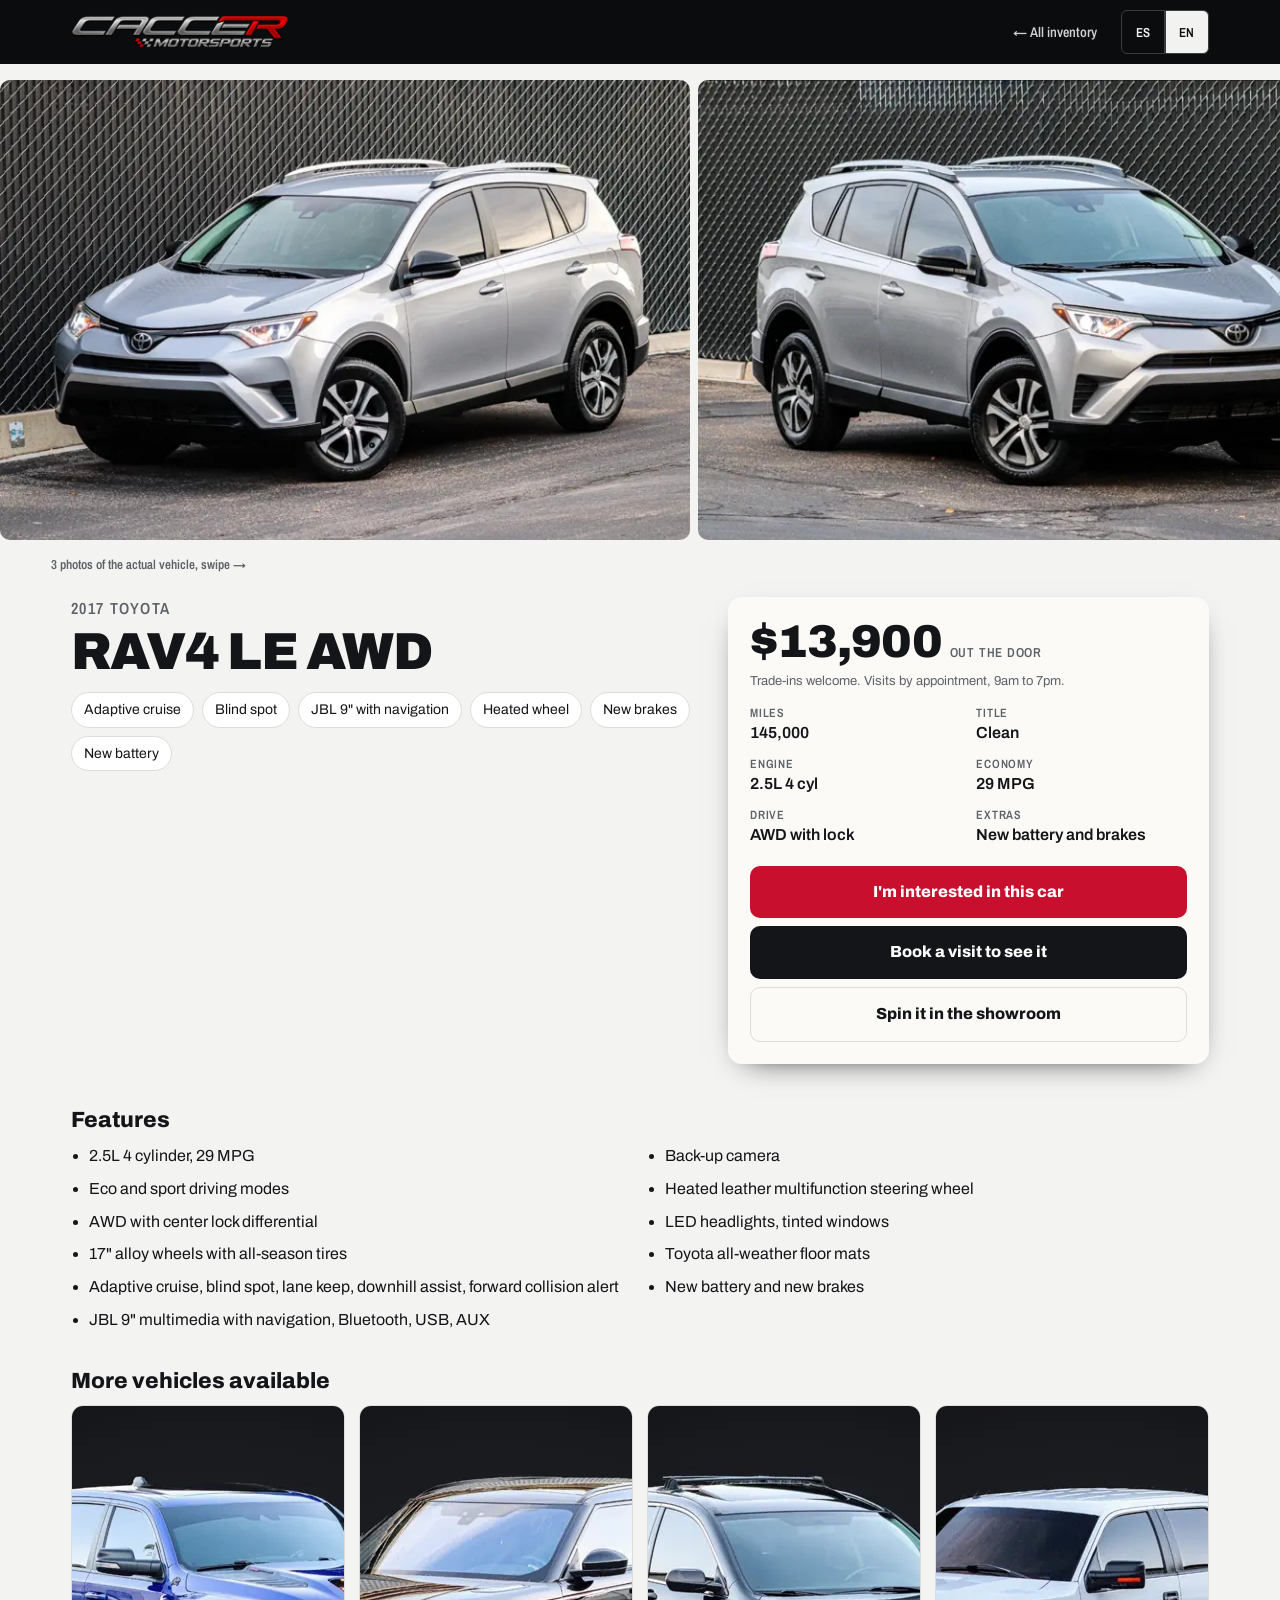
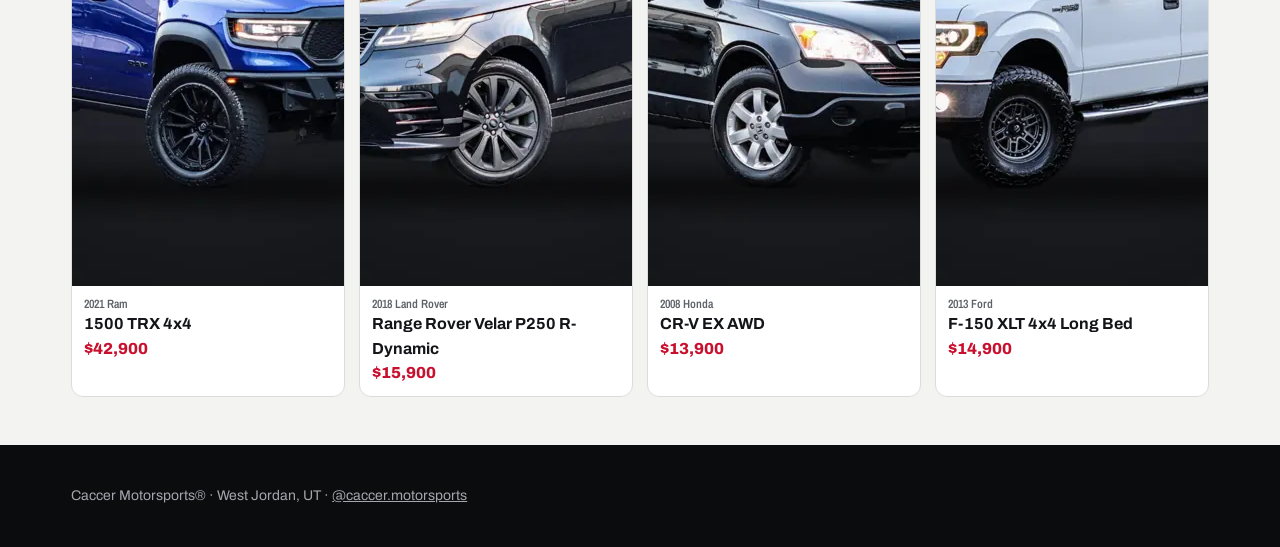
<file: autos/rav4/index.html>
<!DOCTYPE html>
<html lang="en">
<head>
<meta charset="utf-8">
<meta name="viewport" content="width=device-width,initial-scale=1">
<title>2017 Toyota RAV4 LE AWD for sale, $13,900 | Caccer Motorsports, West Jordan UT</title>
<meta name="description" content="2017 Toyota RAV4 LE AWD · 145,000 miles · AWD · $13,900 out the door. Used suv for sale at Caccer Motorsports in West Jordan, Utah. Se habla español.">
<link rel="canonical" href="https://cgmillan1.github.io/caccer-motorsports/autos/rav4/">
<meta property="og:type" content="product">
<meta property="og:site_name" content="Caccer Motorsports">
<meta property="og:title" content="2017 Toyota RAV4 LE AWD · $13,900">
<meta property="og:description" content="2017 Toyota RAV4 LE AWD · 145,000 miles · AWD · $13,900 out the door. Used suv for sale at Caccer Motorsports in West Jordan, Utah. Se habla español.">
<meta property="og:url" content="https://cgmillan1.github.io/caccer-motorsports/autos/rav4/">
<meta property="og:image" content="https://cgmillan1.github.io/caccer-motorsports/img/og/rav4.jpg">
<meta property="og:image:width" content="1200"><meta property="og:image:height" content="630">
<meta name="twitter:card" content="summary_large_image">
<meta name="theme-color" content="#0b0c0e">
<link rel="icon" href="../../icons/favicon-48.png">
<link rel="manifest" href="../../manifest.webmanifest">
<link rel="apple-touch-icon" href="../../icons/apple-touch-icon.png">
<meta name="apple-mobile-web-app-title" content="Caccer">
<script type="application/ld+json">{"@context": "https://schema.org", "@type": "Car", "name": "2017 Toyota RAV4 LE AWD", "url": "https://cgmillan1.github.io/caccer-motorsports/autos/rav4/", "image": ["https://cgmillan1.github.io/caccer-motorsports/img/rav4_01.jpg", "https://cgmillan1.github.io/caccer-motorsports/img/rav4_02.jpg", "https://cgmillan1.github.io/caccer-motorsports/img/rav4_06.jpg"], "brand": {"@type": "Brand", "name": "Toyota"}, "model": "RAV4", "vehicleModelDate": "2017", "bodyType": "SUV", "driveWheelConfiguration": "https://schema.org/AllWheelDriveConfiguration", "itemCondition": "https://schema.org/UsedCondition", "mileageFromOdometer": {"@type": "QuantitativeValue", "value": 145000, "unitCode": "SMI"}, "description": "2.5L 4 cylinder, 29 MPG. Eco and sport driving modes. AWD with center lock differential. 17\" alloy wheels with all-season tires. Adaptive cruise, blind spot, lane keep, downhill assist, forward collision alert. JBL 9\" multimedia with navigation, Bluetooth, USB, AUX.", "offers": {"@type": "Offer", "price": 13900, "priceCurrency": "USD", "availability": "https://schema.org/InStock", "itemCondition": "https://schema.org/UsedCondition", "url": "https://cgmillan1.github.io/caccer-motorsports/autos/rav4/", "seller": {"@type": "AutoDealer", "name": "Caccer Motorsports", "url": "https://cgmillan1.github.io/caccer-motorsports/"}}}</script>
<script type="application/ld+json">{"@context": "https://schema.org", "@type": "BreadcrumbList", "itemListElement": [{"@type": "ListItem", "position": 1, "name": "Caccer Motorsports", "item": "https://cgmillan1.github.io/caccer-motorsports/"}, {"@type": "ListItem", "position": 2, "name": "2017 Toyota RAV4 LE AWD", "item": "https://cgmillan1.github.io/caccer-motorsports/autos/rav4/"}]}</script>
<link rel="preconnect" href="https://fonts.googleapis.com">
<link rel="preconnect" href="https://fonts.gstatic.com" crossorigin>
<link href="https://fonts.googleapis.com/css2?family=Archivo:wght@400;500;600;800;900&family=Archivo+Narrow:wght@500;600;700&display=swap" rel="stylesheet" media="print" onload="this.media='all'">
<noscript><link href="https://fonts.googleapis.com/css2?family=Archivo:wght@400;500;600;800;900&family=Archivo+Narrow:wght@500;600;700&display=swap" rel="stylesheet"></noscript>
<style>
:root{color-scheme:light dark;--bg:light-dark(#f3f3f1,#0f1012);--ink:light-dark(#141518,#f2f2f0);--mute:light-dark(#5d6168,#a3a7ad);--card:light-dark(#fff,#1a1c20);--line:light-dark(#dcdcd8,#2b2e33);--red:#c8102e;--accent:#ffd23f}
*{box-sizing:border-box;min-width:0}
body{margin:0;background:var(--bg);color:var(--ink);font:16px/1.55 Archivo,system-ui,sans-serif;overflow-x:clip}
a{color:inherit}button{font:inherit;cursor:pointer}
:focus-visible{outline:3px solid var(--red);outline-offset:2px}
.wrap{max-width:1240px;margin:0 auto;padding:0 max(4vw,16px)}
header{background:#0b0c0e;color:#f2f2f0}
header .wrap{display:flex;align-items:center;gap:16px;min-height:64px}
header img{height:34px;width:auto;display:block}
.btn{min-height:48px}
header .sp{flex:1}
.back{display:inline-flex;align-items:center;min-height:44px;padding:0 8px;font:600 14px 'Archivo Narrow',sans-serif;text-decoration:none;opacity:.85}
.lang button{background:none;border:1px solid #3a3d43;color:#f2f2f0;padding:4px 10px;min-height:44px;min-width:44px;font:600 13px 'Archivo Narrow'}
.lang button[aria-pressed=true]{background:#f2f2f0;color:#0b0c0e}
.lang button:first-child{border-radius:6px 0 0 6px}.lang button:last-child{border-radius:0 6px 6px 0}
.hero{display:flex;gap:8px;overflow-x:auto;scroll-snap-type:x mandatory;padding:16px max(4vw,16px);scrollbar-width:thin}
.hero img{height:min(56vw,460px);width:auto;aspect-ratio:3/2;object-fit:cover;border-radius:10px;scroll-snap-align:start;flex:none;background:#1a1c20}
.cnt{font:600 13px 'Archivo Narrow';color:var(--mute);padding:0 max(4vw,16px)}
.top{display:grid;grid-template-columns:1.3fr 1fr;gap:32px;padding:24px 0 8px;align-items:start}
h1{margin:0;font:900 clamp(30px,4.4vw,52px)/1.02 Archivo;letter-spacing:-.02em}
h1 small{display:block;font:600 16px 'Archivo Narrow';letter-spacing:.08em;text-transform:uppercase;color:var(--mute);margin-bottom:6px}
.sticker{background:#fbfaf6;color:#141518;border-radius:14px;padding:22px;box-shadow:0 10px 30px -18px #000}
.pr{font:900 46px/1 Archivo;letter-spacing:-.02em}.pr small{font:600 13px 'Archivo Narrow';color:#5d6168;margin-left:8px;letter-spacing:.06em}
.note{font-size:13px;color:#5d6168;margin:6px 0 14px}
dl{display:grid;grid-template-columns:1fr 1fr;gap:10px 16px;margin:0 0 18px}
dt{font:600 12px 'Archivo Narrow';text-transform:uppercase;letter-spacing:.06em;color:#5d6168}dd{margin:0;font-weight:600}
.btn{display:flex;align-items:center;justify-content:center;gap:8px;width:100%;padding:14px;border-radius:10px;border:0;font-weight:800;text-decoration:none;margin-top:8px}
.btn.red{background:var(--red);color:#fff}.btn.ghost{background:#141518;color:#fff}
.chips{display:flex;flex-wrap:wrap;gap:8px;list-style:none;padding:0;margin:14px 0 0}
.chips li{background:var(--card);border:1px solid var(--line);padding:6px 12px;border-radius:99px;font-size:14px}
h2{font:800 22px Archivo;margin:36px 0 12px}
.feat{columns:2 300px;gap:32px;padding-left:18px;margin:0}.feat li{margin:0 0 8px;break-inside:avoid}
.others{display:grid;grid-template-columns:repeat(auto-fill,minmax(220px,1fr));gap:14px;margin-bottom:48px}
.oc{display:block;text-decoration:none;background:var(--card);border:1px solid var(--line);border-radius:12px;overflow:hidden}
.oc img{width:100%;aspect-ratio:3/2;object-fit:cover;display:block}.oc span{display:grid;padding:10px 12px}
.oc small{color:var(--mute);font:600 12px 'Archivo Narrow'}.oc em{font-style:normal;font-weight:800;color:var(--red)}
footer{background:#0b0c0e;color:#a3a7ad;padding:28px 0;font-size:14px}
.toast{position:fixed;left:50%;bottom:20px;transform:translate(-50%,30px);opacity:0;background:#141518;color:#fff;padding:12px 18px;border-radius:10px;transition:.25s;max-width:92vw;z-index:9}
.toast.on{opacity:1;transform:translate(-50%,0)}
@media(max-width:820px){.top{grid-template-columns:1fr;gap:18px}}
@media(prefers-reduced-motion:reduce){*{transition:none!important}}
</style>
</head>
<body>
<header><div class="wrap"><a href="../../"><img src="../../img/caccer_logo_s.png" alt="Caccer Motorsports" width="218" height="34"></a><span class="sp"></span>
<a class="back" href="../../#rav4" data-es="← Todo el inventario" data-en="← All inventory">← All inventory</a>
<div class="lang"><button id="l-es" aria-pressed="false">ES</button><button id="l-en" aria-pressed="true">EN</button></div></div></header>

<main>
<div class="hero"><img src="../../img/w/rav4_01.webp" srcset="../../img/s/rav4_01.webp 720w, ../../img/w/rav4_01.webp 1344w" sizes="(max-width: 700px) 92vw, 690px" alt="2017 Toyota RAV4 LE AWD, photo 1" fetchpriority="high" width="1344" height="896"><img src="../../img/w/rav4_02.webp" srcset="../../img/s/rav4_02.webp 720w, ../../img/w/rav4_02.webp 1344w" sizes="(max-width: 700px) 92vw, 690px" alt="2017 Toyota RAV4 LE AWD, photo 2" loading="lazy" width="1344" height="896"><img src="../../img/w/rav4_06.webp" srcset="../../img/s/rav4_06.webp 720w, ../../img/w/rav4_06.webp 1344w" sizes="(max-width: 700px) 92vw, 690px" alt="2017 Toyota RAV4 LE AWD, photo 3" loading="lazy" width="1344" height="896"></div>
<div class="cnt"><span>3</span> <span data-es="fotos del auto real, deslizá →" data-en="photos of the actual vehicle, swipe →">photos of the actual vehicle, swipe →</span></div>
<div class="wrap">
 <div class="top">
  <div><h1><small>2017 Toyota</small>RAV4 LE AWD</h1><ul class="chips" id="chips"><li>Adaptive cruise</li><li>Blind spot</li><li>JBL 9&quot; with navigation</li><li>Heated wheel</li><li>New brakes</li><li>New battery</li></ul></div>
  <aside class="sticker">
   <div class="pr">$13,900<small data-es="PRECIO FINAL" data-en="OUT THE DOOR">OUT THE DOOR</small></div>
   <p class="note" data-es="Aceptamos tu auto como parte de pago. Atendemos con cita de 9am a 7pm." data-en="Trade-ins welcome. Visits by appointment, 9am to 7pm.">Trade-ins welcome. Visits by appointment, 9am to 7pm.</p>
   <dl id="specs"><div><dt>Miles</dt><dd>145,000</dd></div><div><dt>Title</dt><dd>Clean</dd></div><div><dt>Engine</dt><dd>2.5L 4 cyl</dd></div><div><dt>Economy</dt><dd>29 MPG</dd></div><div><dt>Drive</dt><dd>AWD with lock</dd></div><div><dt>Extras</dt><dd>New battery and brakes</dd></div></dl>
   <button class="btn red" data-msg="interes" data-es="Me interesa este auto" data-en="I'm interested in this car">I'm interested in this car</button>
   <button class="btn ghost" data-msg="cita" data-es="Quiero una cita para verlo" data-en="Book a visit to see it">Book a visit to see it</button>
   <a class="btn" style="background:none;color:#141518;border:1px solid #dcdcd8" href="../../#rav4" data-es="Verlo girar en el showroom" data-en="Spin it in the showroom">Spin it in the showroom</a>
  </aside>
 </div>
 <h2 data-es="Equipamiento" data-en="Features">Features</h2>
 <ul class="feat" id="feat"><li>2.5L 4 cylinder, 29 MPG</li><li>Eco and sport driving modes</li><li>AWD with center lock differential</li><li>17&quot; alloy wheels with all-season tires</li><li>Adaptive cruise, blind spot, lane keep, downhill assist, forward collision alert</li><li>JBL 9&quot; multimedia with navigation, Bluetooth, USB, AUX</li><li>Back-up camera</li><li>Heated leather multifunction steering wheel</li><li>LED headlights, tinted windows</li><li>Toyota all-weather floor mats</li><li>New battery and new brakes</li></ul>
 <h2 data-es="Más autos disponibles" data-en="More vehicles available">More vehicles available</h2>
 <div class="others"><a class="oc" href="../trx/"><img src="../../img/cut/trx_01_s.webp" alt="2021 Ram 1500 TRX 4x4" loading="lazy" width="720" height="480"><span><small>2021 Ram</small><b>1500 TRX 4x4</b><em>$42,900</em></span></a><a class="oc" href="../velar/"><img src="../../img/cut/velar_01_s.webp" alt="2018 Land Rover Range Rover Velar P250 R-Dynamic" loading="lazy" width="720" height="480"><span><small>2018 Land Rover</small><b>Range Rover Velar P250 R-Dynamic</b><em>$15,900</em></span></a><a class="oc" href="../crv/"><img src="../../img/cut/crv_01_s.webp" alt="2008 Honda CR-V EX AWD" loading="lazy" width="720" height="480"><span><small>2008 Honda</small><b>CR-V EX AWD</b><em>$13,900</em></span></a><a class="oc" href="../f150/"><img src="../../img/cut/f150_01_s.webp" alt="2013 Ford F-150 XLT 4x4 Long Bed" loading="lazy" width="720" height="480"><span><small>2013 Ford</small><b>F-150 XLT 4x4 Long Bed</b><em>$14,900</em></span></a></div>
</div>
</main>
<footer><div class="wrap">Caccer Motorsports® · West Jordan, UT · <a style="display:inline-block;padding:12px 0" href="https://www.instagram.com/caccer.motorsports/">@caccer.motorsports</a></div></footer>
<div class="toast" id="toast" role="status"></div>
<script>
const C={"id": "rav4", "year": "2017", "make": "Toyota", "name": "RAV4 LE AWD", "price": 13900, "specs": {"es": [["Millas", "145,000"], ["Título", "Clean"], ["Motor", "2.5L 4 cil."], ["Consumo", "29 MPG"], ["Tracción", "AWD con bloqueo"], ["Extras", "Batería y frenos nuevos"]], "en": [["Miles", "145,000"], ["Title", "Clean"], ["Engine", "2.5L 4 cyl"], ["Economy", "29 MPG"], ["Drive", "AWD with lock"], ["Extras", "New battery and brakes"]]}, "chips": {"es": ["Crucero adaptativo", "Punto ciego", "JBL 9\" con navegador", "Volante calefaccionado", "Frenos nuevos", "Batería nueva"], "en": ["Adaptive cruise", "Blind spot", "JBL 9\" with navigation", "Heated wheel", "New brakes", "New battery"]}, "feat": {"en": ["2.5L 4 cylinder, 29 MPG", "Eco and sport driving modes", "AWD with center lock differential", "17\" alloy wheels with all-season tires", "Adaptive cruise, blind spot, lane keep, downhill assist, forward collision alert", "JBL 9\" multimedia with navigation, Bluetooth, USB, AUX", "Back-up camera", "Heated leather multifunction steering wheel", "LED headlights, tinted windows", "Toyota all-weather floor mats", "New battery and new brakes"], "es": ["Motor 2.5L 4 cilindros, 29 MPG", "Modos de manejo eco y sport", "AWD con bloqueo de diferencial central", "Rines de aleación de 17\" con gomas all-season", "Crucero adaptativo, punto ciego, asistente de carril, asistente de bajada, alerta de choque", "Pantalla JBL de 9\" con navegador, Bluetooth, USB y AUX", "Cámara de reversa", "Volante de cuero calefaccionado multifunción", "Faros LED y vidrios polarizados", "Alfombras Toyota para todo clima", "Batería nueva y frenos nuevos"]}};
const $=id=>document.getElementById(id);const money=n=>'$'+Math.round(n).toLocaleString('en-US');
let lang;try{lang=localStorage.getItem('caccer-lang')}catch(e){}if(!lang)lang=(navigator.language||'en').toLowerCase().startsWith('es')?'es':'en';
function setLang(l){lang=l;document.documentElement.lang=l;try{localStorage.setItem('caccer-lang',l)}catch(e){}
 $('l-es').setAttribute('aria-pressed',l==='es');$('l-en').setAttribute('aria-pressed',l==='en');
 document.querySelectorAll('[data-es]').forEach(e=>e.textContent=e.dataset[l]);
 $('specs').innerHTML=C.specs[l].map(([k,v])=>`<div><dt>${k}</dt><dd>${v}</dd></div>`).join('');
 $('chips').innerHTML=C.chips[l].map(t=>`<li>${t}</li>`).join('');$('feat').innerHTML=C.feat[l].map(t=>`<li>${t}</li>`).join('');}
$('l-es').onclick=()=>setLang('es');$('l-en').onclick=()=>setLang('en');if(lang!=='en')setLang(lang);
const car=`${C.year} ${C.make} ${C.name}`;
const MSG={es:{interes:`Hola Santi! Me interesa el ${car} de ${money(C.price)} que vi en su página. ¿Sigue disponible?`,cita:`Hola Santi! Quiero hacer una cita para ver el ${car} de ${money(C.price)}. ¿Qué día y hora te queda bien?`},
 en:{interes:`Hi Santi! I'm interested in the ${car} for ${money(C.price)} I saw on your website. Is it still available?`,cita:`Hi Santi! I'd like to book a visit to see the ${car} for ${money(C.price)}. What day and time works for you?`}};
let tt;function toast(t){const e=$('toast');e.textContent=t;e.classList.add('on');clearTimeout(tt);tt=setTimeout(()=>e.classList.remove('on'),5000);}
document.querySelectorAll('[data-msg]').forEach(b=>b.onclick=async()=>{const t=MSG[lang][b.dataset.msg]+'\n'+location.href.split('#')[0];
 let ok=false;try{await navigator.clipboard.writeText(t);ok=true}catch(e){}
 window.open('https://www.instagram.com/caccer.motorsports/','_blank','noopener');
 toast(ok?(lang==='es'?'Mensaje copiado. En el perfil tocá "Mensaje", pegalo y mandalo.':'Message copied. On the profile tap "Message", paste it and send.'):(lang==='es'?'Escribile a Santi: ':'Message Santi: ')+MSG[lang][b.dataset.msg]);});
</script>
</body>
</html>
</file>
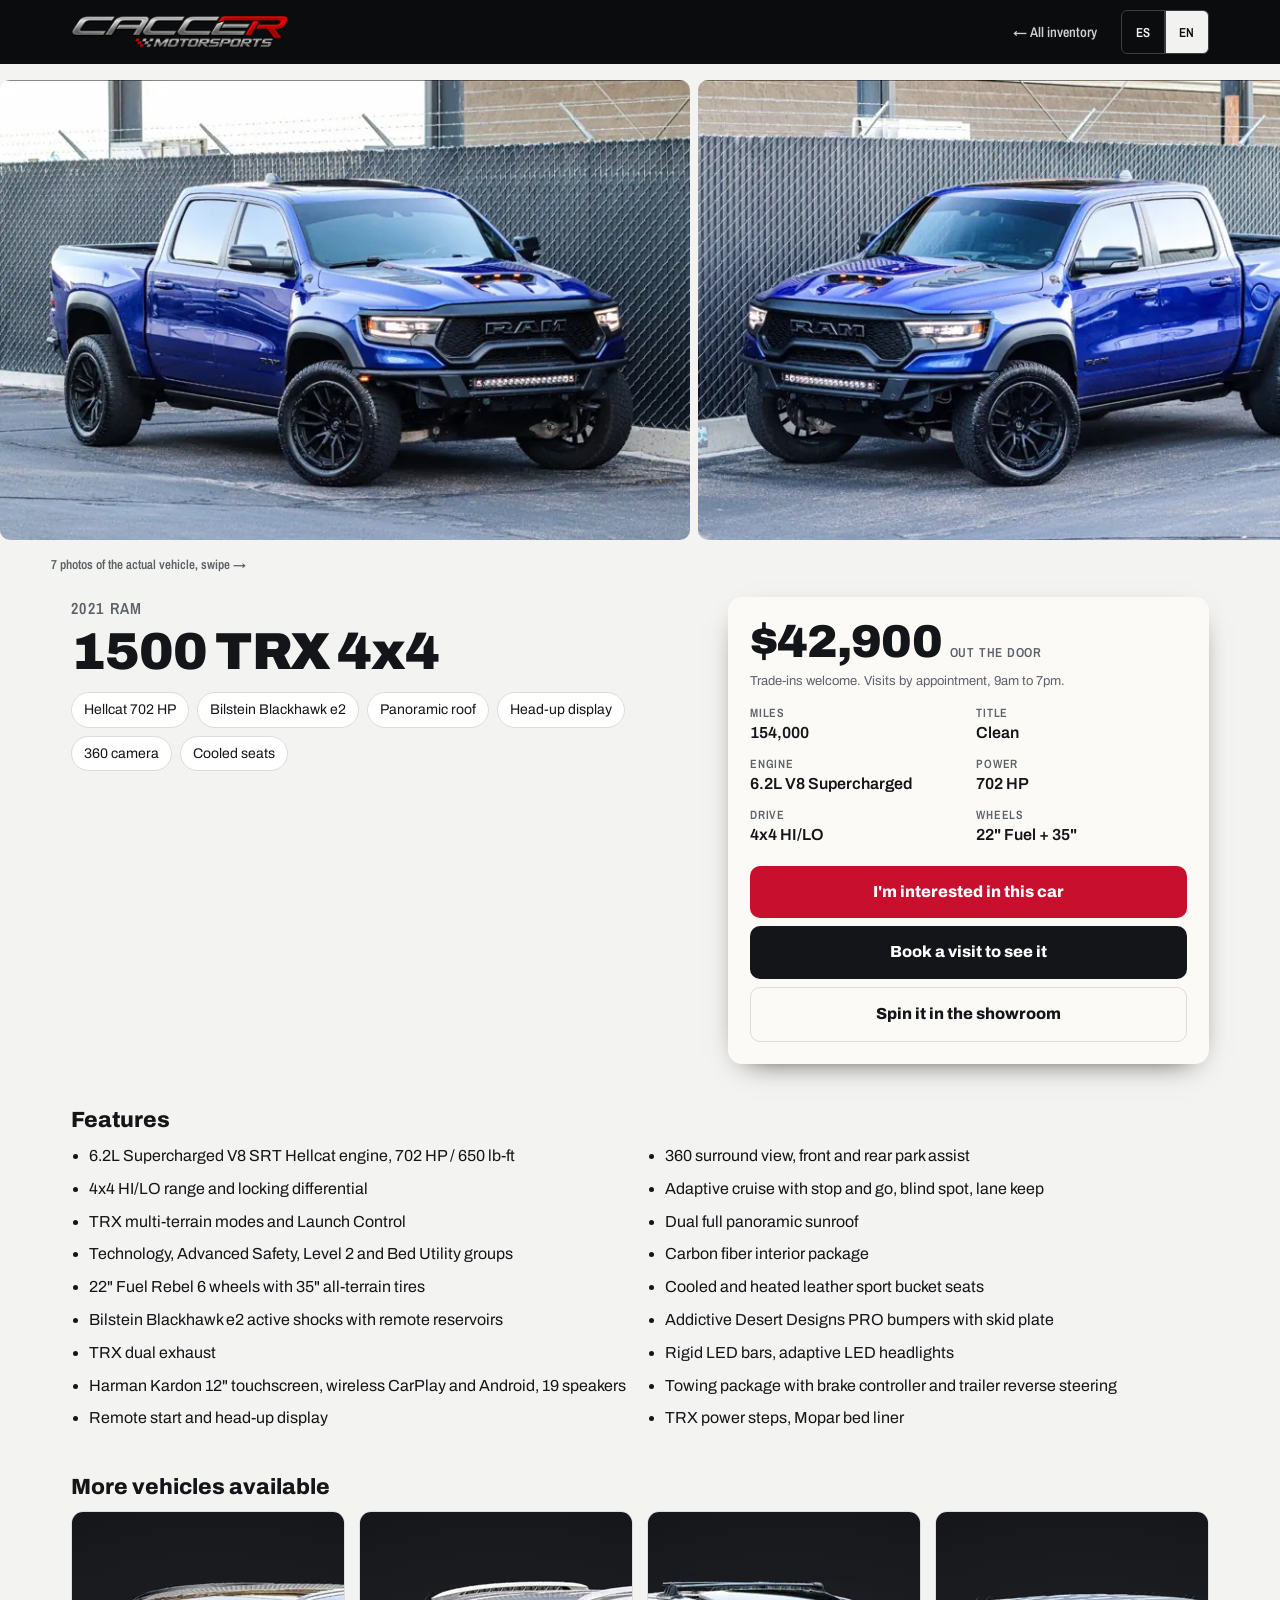
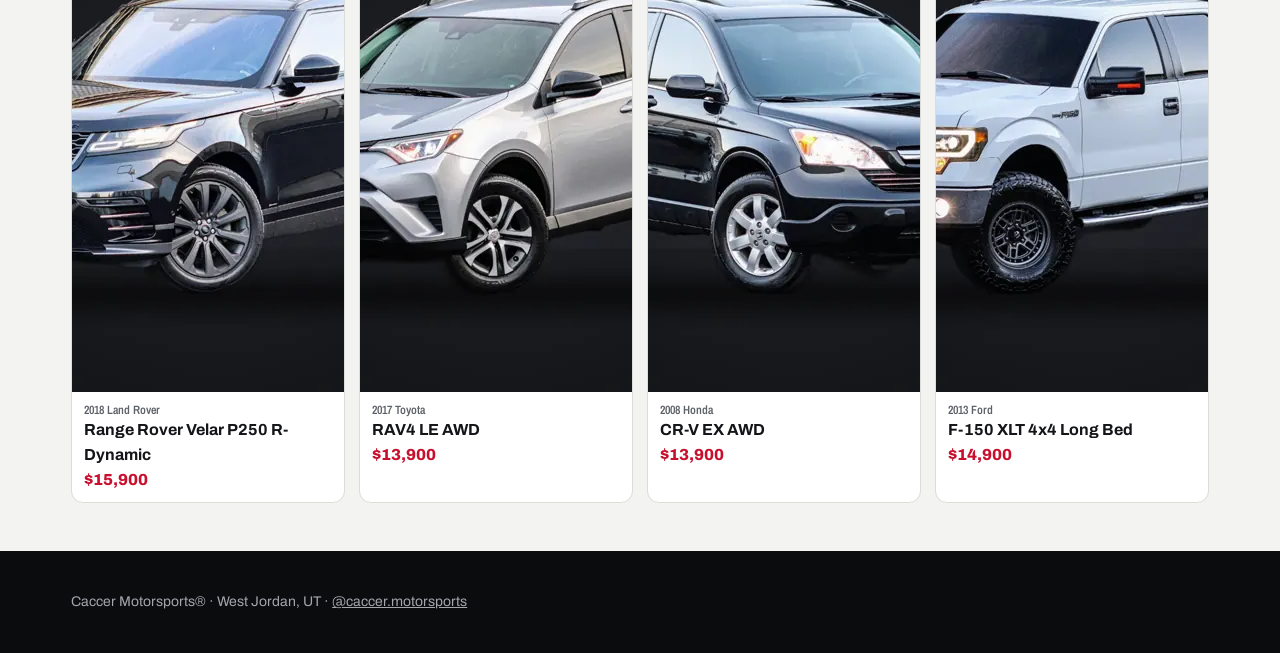
<file: autos/trx/index.html>
<!DOCTYPE html>
<html lang="en">
<head>
<meta charset="utf-8">
<meta name="viewport" content="width=device-width,initial-scale=1">
<title>2021 Ram 1500 TRX 4x4 for sale, $42,900 | Caccer Motorsports, West Jordan UT</title>
<meta name="description" content="2021 Ram 1500 TRX 4x4 · 154,000 miles · 4x4 · $42,900 out the door. Used pickup for sale at Caccer Motorsports in West Jordan, Utah. Se habla español.">
<link rel="canonical" href="https://cgmillan1.github.io/caccer-motorsports/autos/trx/">
<meta property="og:type" content="product">
<meta property="og:site_name" content="Caccer Motorsports">
<meta property="og:title" content="2021 Ram 1500 TRX 4x4 · $42,900">
<meta property="og:description" content="2021 Ram 1500 TRX 4x4 · 154,000 miles · 4x4 · $42,900 out the door. Used pickup for sale at Caccer Motorsports in West Jordan, Utah. Se habla español.">
<meta property="og:url" content="https://cgmillan1.github.io/caccer-motorsports/autos/trx/">
<meta property="og:image" content="https://cgmillan1.github.io/caccer-motorsports/img/og/trx.jpg">
<meta property="og:image:width" content="1200"><meta property="og:image:height" content="630">
<meta name="twitter:card" content="summary_large_image">
<meta name="theme-color" content="#0b0c0e">
<link rel="icon" href="../../icons/favicon-48.png">
<link rel="manifest" href="../../manifest.webmanifest">
<link rel="apple-touch-icon" href="../../icons/apple-touch-icon.png">
<meta name="apple-mobile-web-app-title" content="Caccer">
<script type="application/ld+json">{"@context": "https://schema.org", "@type": "Car", "name": "2021 Ram 1500 TRX 4x4", "url": "https://cgmillan1.github.io/caccer-motorsports/autos/trx/", "image": ["https://cgmillan1.github.io/caccer-motorsports/img/trx_01.jpg", "https://cgmillan1.github.io/caccer-motorsports/img/trx_02.jpg", "https://cgmillan1.github.io/caccer-motorsports/img/trx_03.jpg", "https://cgmillan1.github.io/caccer-motorsports/img/trx_04.jpg", "https://cgmillan1.github.io/caccer-motorsports/img/trx_05.jpg", "https://cgmillan1.github.io/caccer-motorsports/img/trx_06.jpg", "https://cgmillan1.github.io/caccer-motorsports/img/trx_10.jpg"], "brand": {"@type": "Brand", "name": "Ram"}, "model": "1500", "vehicleModelDate": "2021", "bodyType": "Pickup Truck", "driveWheelConfiguration": "https://schema.org/FourWheelDriveConfiguration", "itemCondition": "https://schema.org/UsedCondition", "mileageFromOdometer": {"@type": "QuantitativeValue", "value": 154000, "unitCode": "SMI"}, "description": "6.2L Supercharged V8 SRT Hellcat engine, 702 HP / 650 lb-ft. 4x4 HI/LO range and locking differential. TRX multi-terrain modes and Launch Control. Technology, Advanced Safety, Level 2 and Bed Utility groups. 22\" Fuel Rebel 6 wheels with 35\" all-terrain tires. Bilstein Blackhawk e2 active shocks with remote reservoirs.", "offers": {"@type": "Offer", "price": 42900, "priceCurrency": "USD", "availability": "https://schema.org/InStock", "itemCondition": "https://schema.org/UsedCondition", "url": "https://cgmillan1.github.io/caccer-motorsports/autos/trx/", "seller": {"@type": "AutoDealer", "name": "Caccer Motorsports", "url": "https://cgmillan1.github.io/caccer-motorsports/"}}}</script>
<script type="application/ld+json">{"@context": "https://schema.org", "@type": "BreadcrumbList", "itemListElement": [{"@type": "ListItem", "position": 1, "name": "Caccer Motorsports", "item": "https://cgmillan1.github.io/caccer-motorsports/"}, {"@type": "ListItem", "position": 2, "name": "2021 Ram 1500 TRX 4x4", "item": "https://cgmillan1.github.io/caccer-motorsports/autos/trx/"}]}</script>
<link rel="preconnect" href="https://fonts.googleapis.com">
<link rel="preconnect" href="https://fonts.gstatic.com" crossorigin>
<link href="https://fonts.googleapis.com/css2?family=Archivo:wght@400;500;600;800;900&family=Archivo+Narrow:wght@500;600;700&display=swap" rel="stylesheet" media="print" onload="this.media='all'">
<noscript><link href="https://fonts.googleapis.com/css2?family=Archivo:wght@400;500;600;800;900&family=Archivo+Narrow:wght@500;600;700&display=swap" rel="stylesheet"></noscript>
<style>
:root{color-scheme:light dark;--bg:light-dark(#f3f3f1,#0f1012);--ink:light-dark(#141518,#f2f2f0);--mute:light-dark(#5d6168,#a3a7ad);--card:light-dark(#fff,#1a1c20);--line:light-dark(#dcdcd8,#2b2e33);--red:#c8102e;--accent:#ffd23f}
*{box-sizing:border-box;min-width:0}
body{margin:0;background:var(--bg);color:var(--ink);font:16px/1.55 Archivo,system-ui,sans-serif;overflow-x:clip}
a{color:inherit}button{font:inherit;cursor:pointer}
:focus-visible{outline:3px solid var(--red);outline-offset:2px}
.wrap{max-width:1240px;margin:0 auto;padding:0 max(4vw,16px)}
header{background:#0b0c0e;color:#f2f2f0}
header .wrap{display:flex;align-items:center;gap:16px;min-height:64px}
header img{height:34px;width:auto;display:block}
.btn{min-height:48px}
header .sp{flex:1}
.back{display:inline-flex;align-items:center;min-height:44px;padding:0 8px;font:600 14px 'Archivo Narrow',sans-serif;text-decoration:none;opacity:.85}
.lang button{background:none;border:1px solid #3a3d43;color:#f2f2f0;padding:4px 10px;min-height:44px;min-width:44px;font:600 13px 'Archivo Narrow'}
.lang button[aria-pressed=true]{background:#f2f2f0;color:#0b0c0e}
.lang button:first-child{border-radius:6px 0 0 6px}.lang button:last-child{border-radius:0 6px 6px 0}
.hero{display:flex;gap:8px;overflow-x:auto;scroll-snap-type:x mandatory;padding:16px max(4vw,16px);scrollbar-width:thin}
.hero img{height:min(56vw,460px);width:auto;aspect-ratio:3/2;object-fit:cover;border-radius:10px;scroll-snap-align:start;flex:none;background:#1a1c20}
.cnt{font:600 13px 'Archivo Narrow';color:var(--mute);padding:0 max(4vw,16px)}
.top{display:grid;grid-template-columns:1.3fr 1fr;gap:32px;padding:24px 0 8px;align-items:start}
h1{margin:0;font:900 clamp(30px,4.4vw,52px)/1.02 Archivo;letter-spacing:-.02em}
h1 small{display:block;font:600 16px 'Archivo Narrow';letter-spacing:.08em;text-transform:uppercase;color:var(--mute);margin-bottom:6px}
.sticker{background:#fbfaf6;color:#141518;border-radius:14px;padding:22px;box-shadow:0 10px 30px -18px #000}
.pr{font:900 46px/1 Archivo;letter-spacing:-.02em}.pr small{font:600 13px 'Archivo Narrow';color:#5d6168;margin-left:8px;letter-spacing:.06em}
.note{font-size:13px;color:#5d6168;margin:6px 0 14px}
dl{display:grid;grid-template-columns:1fr 1fr;gap:10px 16px;margin:0 0 18px}
dt{font:600 12px 'Archivo Narrow';text-transform:uppercase;letter-spacing:.06em;color:#5d6168}dd{margin:0;font-weight:600}
.btn{display:flex;align-items:center;justify-content:center;gap:8px;width:100%;padding:14px;border-radius:10px;border:0;font-weight:800;text-decoration:none;margin-top:8px}
.btn.red{background:var(--red);color:#fff}.btn.ghost{background:#141518;color:#fff}
.chips{display:flex;flex-wrap:wrap;gap:8px;list-style:none;padding:0;margin:14px 0 0}
.chips li{background:var(--card);border:1px solid var(--line);padding:6px 12px;border-radius:99px;font-size:14px}
h2{font:800 22px Archivo;margin:36px 0 12px}
.feat{columns:2 300px;gap:32px;padding-left:18px;margin:0}.feat li{margin:0 0 8px;break-inside:avoid}
.others{display:grid;grid-template-columns:repeat(auto-fill,minmax(220px,1fr));gap:14px;margin-bottom:48px}
.oc{display:block;text-decoration:none;background:var(--card);border:1px solid var(--line);border-radius:12px;overflow:hidden}
.oc img{width:100%;aspect-ratio:3/2;object-fit:cover;display:block}.oc span{display:grid;padding:10px 12px}
.oc small{color:var(--mute);font:600 12px 'Archivo Narrow'}.oc em{font-style:normal;font-weight:800;color:var(--red)}
footer{background:#0b0c0e;color:#a3a7ad;padding:28px 0;font-size:14px}
.toast{position:fixed;left:50%;bottom:20px;transform:translate(-50%,30px);opacity:0;background:#141518;color:#fff;padding:12px 18px;border-radius:10px;transition:.25s;max-width:92vw;z-index:9}
.toast.on{opacity:1;transform:translate(-50%,0)}
@media(max-width:820px){.top{grid-template-columns:1fr;gap:18px}}
@media(prefers-reduced-motion:reduce){*{transition:none!important}}
</style>
</head>
<body>
<header><div class="wrap"><a href="../../"><img src="../../img/caccer_logo_s.png" alt="Caccer Motorsports" width="218" height="34"></a><span class="sp"></span>
<a class="back" href="../../#trx" data-es="← Todo el inventario" data-en="← All inventory">← All inventory</a>
<div class="lang"><button id="l-es" aria-pressed="false">ES</button><button id="l-en" aria-pressed="true">EN</button></div></div></header>

<main>
<div class="hero"><img src="../../img/w/trx_01.webp" srcset="../../img/s/trx_01.webp 720w, ../../img/w/trx_01.webp 1344w" sizes="(max-width: 700px) 92vw, 690px" alt="2021 Ram 1500 TRX 4x4, photo 1" fetchpriority="high" width="1344" height="896"><img src="../../img/w/trx_02.webp" srcset="../../img/s/trx_02.webp 720w, ../../img/w/trx_02.webp 1344w" sizes="(max-width: 700px) 92vw, 690px" alt="2021 Ram 1500 TRX 4x4, photo 2" loading="lazy" width="1344" height="896"><img src="../../img/w/trx_03.webp" srcset="../../img/s/trx_03.webp 720w, ../../img/w/trx_03.webp 1344w" sizes="(max-width: 700px) 92vw, 690px" alt="2021 Ram 1500 TRX 4x4, photo 3" loading="lazy" width="1344" height="896"><img src="../../img/w/trx_04.webp" srcset="../../img/s/trx_04.webp 720w, ../../img/w/trx_04.webp 1344w" sizes="(max-width: 700px) 92vw, 690px" alt="2021 Ram 1500 TRX 4x4, photo 4" loading="lazy" width="1344" height="896"><img src="../../img/w/trx_05.webp" srcset="../../img/s/trx_05.webp 720w, ../../img/w/trx_05.webp 1344w" sizes="(max-width: 700px) 92vw, 690px" alt="2021 Ram 1500 TRX 4x4, photo 5" loading="lazy" width="1344" height="896"><img src="../../img/w/trx_06.webp" srcset="../../img/s/trx_06.webp 720w, ../../img/w/trx_06.webp 1344w" sizes="(max-width: 700px) 92vw, 690px" alt="2021 Ram 1500 TRX 4x4, photo 6" loading="lazy" width="1344" height="896"><img src="../../img/w/trx_10.webp" srcset="../../img/s/trx_10.webp 720w, ../../img/w/trx_10.webp 1344w" sizes="(max-width: 700px) 92vw, 690px" alt="2021 Ram 1500 TRX 4x4, photo 7" loading="lazy" width="1344" height="896"></div>
<div class="cnt"><span>7</span> <span data-es="fotos del auto real, deslizá →" data-en="photos of the actual vehicle, swipe →">photos of the actual vehicle, swipe →</span></div>
<div class="wrap">
 <div class="top">
  <div><h1><small>2021 Ram</small>1500 TRX 4x4</h1><ul class="chips" id="chips"><li>Hellcat 702 HP</li><li>Bilstein Blackhawk e2</li><li>Panoramic roof</li><li>Head-up display</li><li>360 camera</li><li>Cooled seats</li></ul></div>
  <aside class="sticker">
   <div class="pr">$42,900<small data-es="PRECIO FINAL" data-en="OUT THE DOOR">OUT THE DOOR</small></div>
   <p class="note" data-es="Aceptamos tu auto como parte de pago. Atendemos con cita de 9am a 7pm." data-en="Trade-ins welcome. Visits by appointment, 9am to 7pm.">Trade-ins welcome. Visits by appointment, 9am to 7pm.</p>
   <dl id="specs"><div><dt>Miles</dt><dd>154,000</dd></div><div><dt>Title</dt><dd>Clean</dd></div><div><dt>Engine</dt><dd>6.2L V8 Supercharged</dd></div><div><dt>Power</dt><dd>702 HP</dd></div><div><dt>Drive</dt><dd>4x4 HI/LO</dd></div><div><dt>Wheels</dt><dd>22&quot; Fuel + 35&quot;</dd></div></dl>
   <button class="btn red" data-msg="interes" data-es="Me interesa este auto" data-en="I'm interested in this car">I'm interested in this car</button>
   <button class="btn ghost" data-msg="cita" data-es="Quiero una cita para verlo" data-en="Book a visit to see it">Book a visit to see it</button>
   <a class="btn" style="background:none;color:#141518;border:1px solid #dcdcd8" href="../../#trx" data-es="Verlo girar en el showroom" data-en="Spin it in the showroom">Spin it in the showroom</a>
  </aside>
 </div>
 <h2 data-es="Equipamiento" data-en="Features">Features</h2>
 <ul class="feat" id="feat"><li>6.2L Supercharged V8 SRT Hellcat engine, 702 HP / 650 lb-ft</li><li>4x4 HI/LO range and locking differential</li><li>TRX multi-terrain modes and Launch Control</li><li>Technology, Advanced Safety, Level 2 and Bed Utility groups</li><li>22&quot; Fuel Rebel 6 wheels with 35&quot; all-terrain tires</li><li>Bilstein Blackhawk e2 active shocks with remote reservoirs</li><li>TRX dual exhaust</li><li>Harman Kardon 12&quot; touchscreen, wireless CarPlay and Android, 19 speakers</li><li>Remote start and head-up display</li><li>360 surround view, front and rear park assist</li><li>Adaptive cruise with stop and go, blind spot, lane keep</li><li>Dual full panoramic sunroof</li><li>Carbon fiber interior package</li><li>Cooled and heated leather sport bucket seats</li><li>Addictive Desert Designs PRO bumpers with skid plate</li><li>Rigid LED bars, adaptive LED headlights</li><li>Towing package with brake controller and trailer reverse steering</li><li>TRX power steps, Mopar bed liner</li></ul>
 <h2 data-es="Más autos disponibles" data-en="More vehicles available">More vehicles available</h2>
 <div class="others"><a class="oc" href="../velar/"><img src="../../img/cut/velar_01_s.webp" alt="2018 Land Rover Range Rover Velar P250 R-Dynamic" loading="lazy" width="720" height="480"><span><small>2018 Land Rover</small><b>Range Rover Velar P250 R-Dynamic</b><em>$15,900</em></span></a><a class="oc" href="../rav4/"><img src="../../img/cut/rav4_01_s.webp" alt="2017 Toyota RAV4 LE AWD" loading="lazy" width="720" height="480"><span><small>2017 Toyota</small><b>RAV4 LE AWD</b><em>$13,900</em></span></a><a class="oc" href="../crv/"><img src="../../img/cut/crv_01_s.webp" alt="2008 Honda CR-V EX AWD" loading="lazy" width="720" height="480"><span><small>2008 Honda</small><b>CR-V EX AWD</b><em>$13,900</em></span></a><a class="oc" href="../f150/"><img src="../../img/cut/f150_01_s.webp" alt="2013 Ford F-150 XLT 4x4 Long Bed" loading="lazy" width="720" height="480"><span><small>2013 Ford</small><b>F-150 XLT 4x4 Long Bed</b><em>$14,900</em></span></a></div>
</div>
</main>
<footer><div class="wrap">Caccer Motorsports® · West Jordan, UT · <a style="display:inline-block;padding:12px 0" href="https://www.instagram.com/caccer.motorsports/">@caccer.motorsports</a></div></footer>
<div class="toast" id="toast" role="status"></div>
<script>
const C={"id": "trx", "year": "2021", "make": "Ram", "name": "1500 TRX 4x4", "price": 42900, "specs": {"es": [["Millas", "154,000"], ["Título", "Clean"], ["Motor", "6.2L V8 Supercharged"], ["Potencia", "702 HP"], ["Tracción", "4x4 HI/LO"], ["Ruedas", "22\" Fuel + 35\""]], "en": [["Miles", "154,000"], ["Title", "Clean"], ["Engine", "6.2L V8 Supercharged"], ["Power", "702 HP"], ["Drive", "4x4 HI/LO"], ["Wheels", "22\" Fuel + 35\""]]}, "chips": {"es": ["Hellcat 702 HP", "Bilstein Blackhawk e2", "Techo panorámico", "Head-up display", "Cámara 360", "Asientos ventilados"], "en": ["Hellcat 702 HP", "Bilstein Blackhawk e2", "Panoramic roof", "Head-up display", "360 camera", "Cooled seats"]}, "feat": {"en": ["6.2L Supercharged V8 SRT Hellcat engine, 702 HP / 650 lb-ft", "4x4 HI/LO range and locking differential", "TRX multi-terrain modes and Launch Control", "Technology, Advanced Safety, Level 2 and Bed Utility groups", "22\" Fuel Rebel 6 wheels with 35\" all-terrain tires", "Bilstein Blackhawk e2 active shocks with remote reservoirs", "TRX dual exhaust", "Harman Kardon 12\" touchscreen, wireless CarPlay and Android, 19 speakers", "Remote start and head-up display", "360 surround view, front and rear park assist", "Adaptive cruise with stop and go, blind spot, lane keep", "Dual full panoramic sunroof", "Carbon fiber interior package", "Cooled and heated leather sport bucket seats", "Addictive Desert Designs PRO bumpers with skid plate", "Rigid LED bars, adaptive LED headlights", "Towing package with brake controller and trailer reverse steering", "TRX power steps, Mopar bed liner"], "es": ["Motor V8 6.2L Supercharged SRT Hellcat, 702 HP / 650 lb-ft", "4x4 con rango alto y bajo y diferencial bloqueable", "Modos TRX multiterreno y Launch Control", "Paquetes Technology, Advanced Safety, Level 2 y Bed Utility", "Rines Fuel Rebel 6 de 22\" con gomas all-terrain de 35\"", "Amortiguadores activos Bilstein Blackhawk e2 con reservorio", "Escape doble TRX", "Pantalla Harman Kardon de 12\", CarPlay y Android inalámbrico, 19 parlantes", "Arranque remoto y head-up display", "Cámara 360 y sensores de estacionamiento adelante y atrás", "Crucero adaptativo stop and go, punto ciego, asistente de carril", "Doble techo panorámico", "Paquete interior de fibra de carbono", "Asientos deportivos de cuero ventilados y calefaccionados", "Paragolpes Addictive Desert Designs PRO con cubrecárter", "Barras LED Rigid y faros LED adaptativos", "Paquete de remolque con control de frenos y asistente de reversa", "Estribos eléctricos TRX y protector de caja Mopar"]}};
const $=id=>document.getElementById(id);const money=n=>'$'+Math.round(n).toLocaleString('en-US');
let lang;try{lang=localStorage.getItem('caccer-lang')}catch(e){}if(!lang)lang=(navigator.language||'en').toLowerCase().startsWith('es')?'es':'en';
function setLang(l){lang=l;document.documentElement.lang=l;try{localStorage.setItem('caccer-lang',l)}catch(e){}
 $('l-es').setAttribute('aria-pressed',l==='es');$('l-en').setAttribute('aria-pressed',l==='en');
 document.querySelectorAll('[data-es]').forEach(e=>e.textContent=e.dataset[l]);
 $('specs').innerHTML=C.specs[l].map(([k,v])=>`<div><dt>${k}</dt><dd>${v}</dd></div>`).join('');
 $('chips').innerHTML=C.chips[l].map(t=>`<li>${t}</li>`).join('');$('feat').innerHTML=C.feat[l].map(t=>`<li>${t}</li>`).join('');}
$('l-es').onclick=()=>setLang('es');$('l-en').onclick=()=>setLang('en');if(lang!=='en')setLang(lang);
const car=`${C.year} ${C.make} ${C.name}`;
const MSG={es:{interes:`Hola Santi! Me interesa el ${car} de ${money(C.price)} que vi en su página. ¿Sigue disponible?`,cita:`Hola Santi! Quiero hacer una cita para ver el ${car} de ${money(C.price)}. ¿Qué día y hora te queda bien?`},
 en:{interes:`Hi Santi! I'm interested in the ${car} for ${money(C.price)} I saw on your website. Is it still available?`,cita:`Hi Santi! I'd like to book a visit to see the ${car} for ${money(C.price)}. What day and time works for you?`}};
let tt;function toast(t){const e=$('toast');e.textContent=t;e.classList.add('on');clearTimeout(tt);tt=setTimeout(()=>e.classList.remove('on'),5000);}
document.querySelectorAll('[data-msg]').forEach(b=>b.onclick=async()=>{const t=MSG[lang][b.dataset.msg]+'\n'+location.href.split('#')[0];
 let ok=false;try{await navigator.clipboard.writeText(t);ok=true}catch(e){}
 window.open('https://www.instagram.com/caccer.motorsports/','_blank','noopener');
 toast(ok?(lang==='es'?'Mensaje copiado. En el perfil tocá "Mensaje", pegalo y mandalo.':'Message copied. On the profile tap "Message", paste it and send.'):(lang==='es'?'Escribile a Santi: ':'Message Santi: ')+MSG[lang][b.dataset.msg]);});
</script>
</body>
</html>
</file>
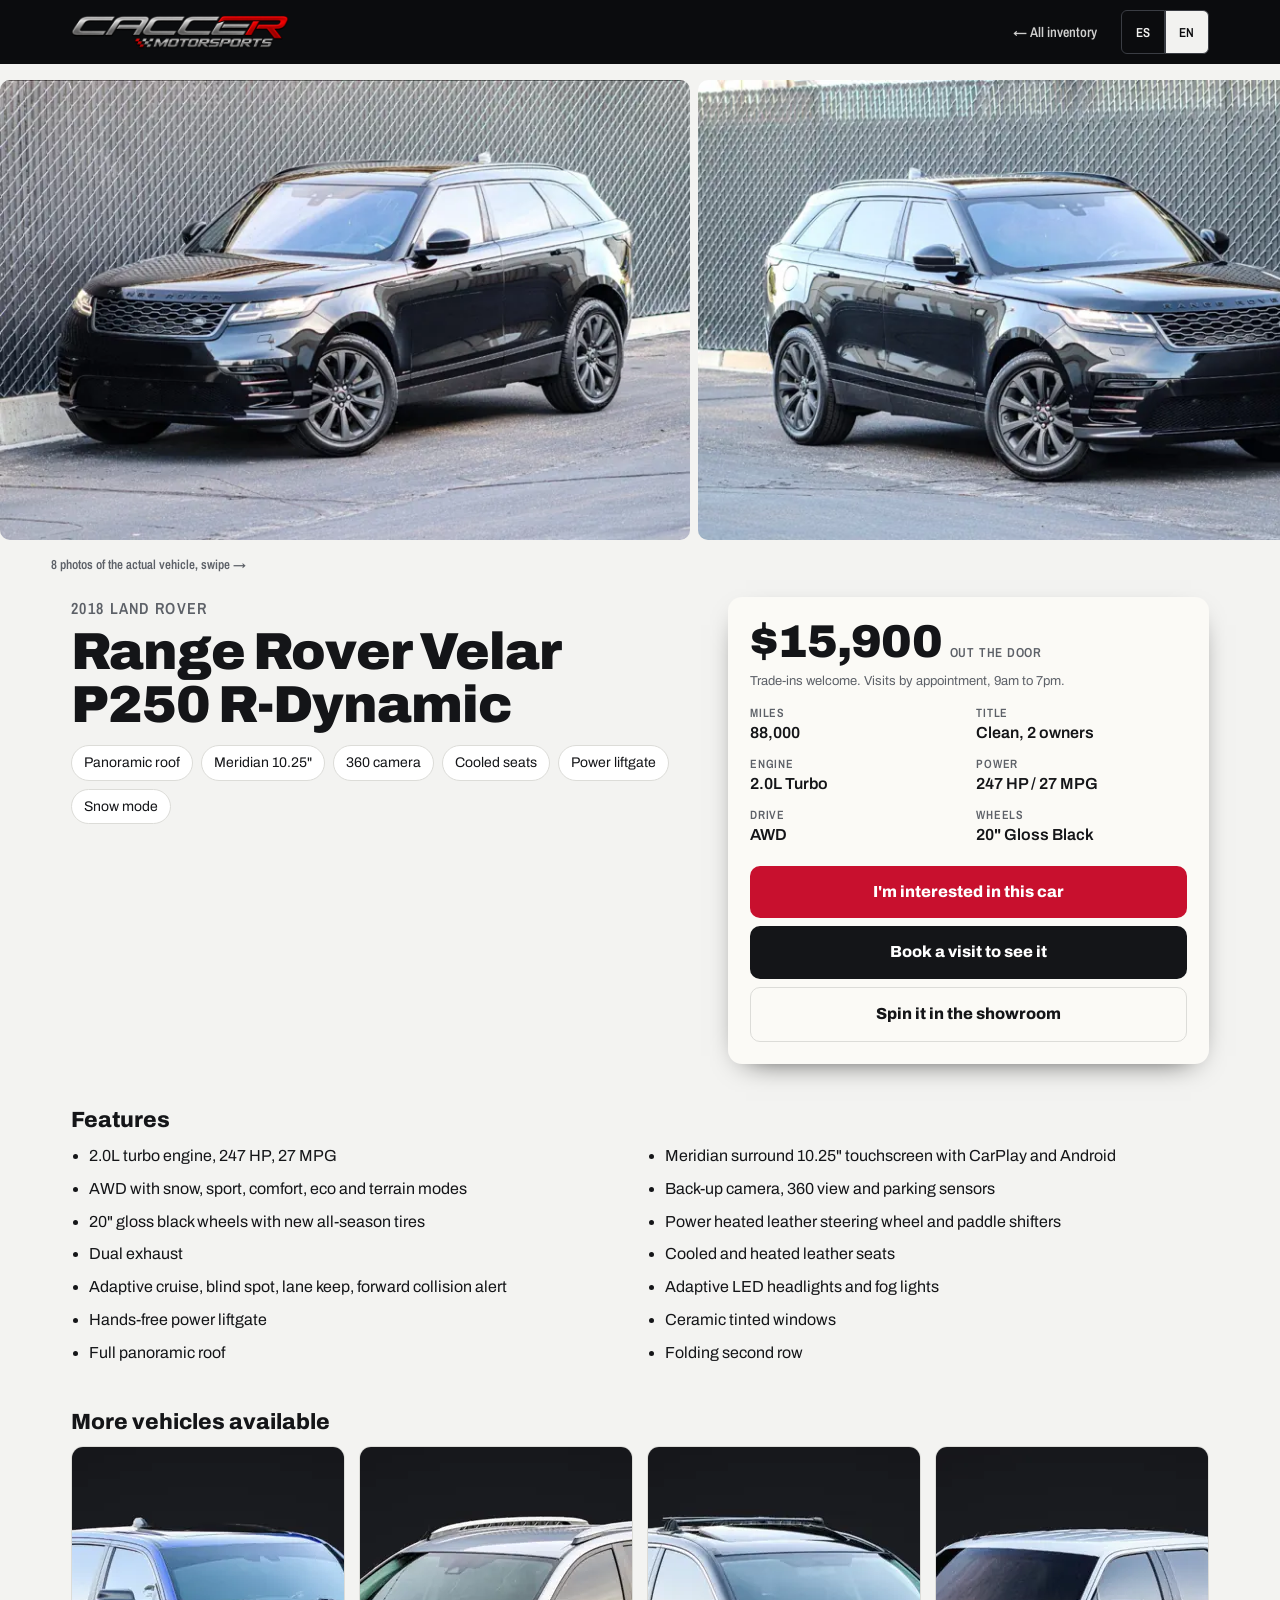
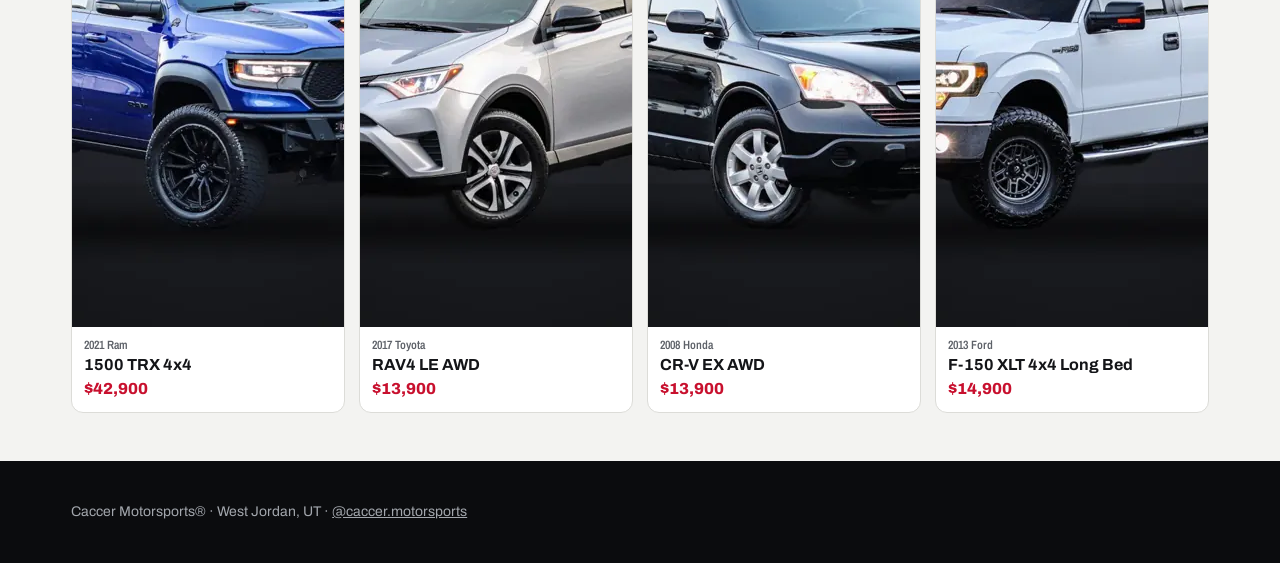
<file: autos/velar/index.html>
<!DOCTYPE html>
<html lang="en">
<head>
<meta charset="utf-8">
<meta name="viewport" content="width=device-width,initial-scale=1">
<title>2018 Land Rover Range Rover Velar P250 R-Dynamic for sale, $15,900 | Caccer Motorsports, West Jordan UT</title>
<meta name="description" content="2018 Land Rover Range Rover Velar P250 R-Dynamic · 88,000 miles · AWD · $15,900 out the door. Used suv for sale at Caccer Motorsports in West Jordan, Utah. Se habla español.">
<link rel="canonical" href="https://cgmillan1.github.io/caccer-motorsports/autos/velar/">
<meta property="og:type" content="product">
<meta property="og:site_name" content="Caccer Motorsports">
<meta property="og:title" content="2018 Land Rover Range Rover Velar P250 R-Dynamic · $15,900">
<meta property="og:description" content="2018 Land Rover Range Rover Velar P250 R-Dynamic · 88,000 miles · AWD · $15,900 out the door. Used suv for sale at Caccer Motorsports in West Jordan, Utah. Se habla español.">
<meta property="og:url" content="https://cgmillan1.github.io/caccer-motorsports/autos/velar/">
<meta property="og:image" content="https://cgmillan1.github.io/caccer-motorsports/img/og/velar.jpg">
<meta property="og:image:width" content="1200"><meta property="og:image:height" content="630">
<meta name="twitter:card" content="summary_large_image">
<meta name="theme-color" content="#0b0c0e">
<link rel="icon" href="../../icons/favicon-48.png">
<link rel="manifest" href="../../manifest.webmanifest">
<link rel="apple-touch-icon" href="../../icons/apple-touch-icon.png">
<meta name="apple-mobile-web-app-title" content="Caccer">
<script type="application/ld+json">{"@context": "https://schema.org", "@type": "Car", "name": "2018 Land Rover Range Rover Velar P250 R-Dynamic", "url": "https://cgmillan1.github.io/caccer-motorsports/autos/velar/", "image": ["https://cgmillan1.github.io/caccer-motorsports/img/velar_01.jpg", "https://cgmillan1.github.io/caccer-motorsports/img/velar_02.jpg", "https://cgmillan1.github.io/caccer-motorsports/img/velar_03.jpg", "https://cgmillan1.github.io/caccer-motorsports/img/velar_05.jpg", "https://cgmillan1.github.io/caccer-motorsports/img/velar_07.jpg", "https://cgmillan1.github.io/caccer-motorsports/img/velar_08.jpg", "https://cgmillan1.github.io/caccer-motorsports/img/velar_09.jpg", "https://cgmillan1.github.io/caccer-motorsports/img/velar_10.jpg"], "brand": {"@type": "Brand", "name": "Land Rover"}, "model": "Range Rover Velar", "vehicleModelDate": "2018", "bodyType": "SUV", "driveWheelConfiguration": "https://schema.org/AllWheelDriveConfiguration", "itemCondition": "https://schema.org/UsedCondition", "mileageFromOdometer": {"@type": "QuantitativeValue", "value": 88000, "unitCode": "SMI"}, "description": "2.0L turbo engine, 247 HP, 27 MPG. AWD with snow, sport, comfort, eco and terrain modes. 20\" gloss black wheels with new all-season tires. Dual exhaust. Adaptive cruise, blind spot, lane keep, forward collision alert. Hands-free power liftgate.", "offers": {"@type": "Offer", "price": 15900, "priceCurrency": "USD", "availability": "https://schema.org/InStock", "itemCondition": "https://schema.org/UsedCondition", "url": "https://cgmillan1.github.io/caccer-motorsports/autos/velar/", "seller": {"@type": "AutoDealer", "name": "Caccer Motorsports", "url": "https://cgmillan1.github.io/caccer-motorsports/"}}}</script>
<script type="application/ld+json">{"@context": "https://schema.org", "@type": "BreadcrumbList", "itemListElement": [{"@type": "ListItem", "position": 1, "name": "Caccer Motorsports", "item": "https://cgmillan1.github.io/caccer-motorsports/"}, {"@type": "ListItem", "position": 2, "name": "2018 Land Rover Range Rover Velar P250 R-Dynamic", "item": "https://cgmillan1.github.io/caccer-motorsports/autos/velar/"}]}</script>
<link rel="preconnect" href="https://fonts.googleapis.com">
<link rel="preconnect" href="https://fonts.gstatic.com" crossorigin>
<link href="https://fonts.googleapis.com/css2?family=Archivo:wght@400;500;600;800;900&family=Archivo+Narrow:wght@500;600;700&display=swap" rel="stylesheet" media="print" onload="this.media='all'">
<noscript><link href="https://fonts.googleapis.com/css2?family=Archivo:wght@400;500;600;800;900&family=Archivo+Narrow:wght@500;600;700&display=swap" rel="stylesheet"></noscript>
<style>
:root{color-scheme:light dark;--bg:light-dark(#f3f3f1,#0f1012);--ink:light-dark(#141518,#f2f2f0);--mute:light-dark(#5d6168,#a3a7ad);--card:light-dark(#fff,#1a1c20);--line:light-dark(#dcdcd8,#2b2e33);--red:#c8102e;--accent:#ffd23f}
*{box-sizing:border-box;min-width:0}
body{margin:0;background:var(--bg);color:var(--ink);font:16px/1.55 Archivo,system-ui,sans-serif;overflow-x:clip}
a{color:inherit}button{font:inherit;cursor:pointer}
:focus-visible{outline:3px solid var(--red);outline-offset:2px}
.wrap{max-width:1240px;margin:0 auto;padding:0 max(4vw,16px)}
header{background:#0b0c0e;color:#f2f2f0}
header .wrap{display:flex;align-items:center;gap:16px;min-height:64px}
header img{height:34px;width:auto;display:block}
.btn{min-height:48px}
header .sp{flex:1}
.back{display:inline-flex;align-items:center;min-height:44px;padding:0 8px;font:600 14px 'Archivo Narrow',sans-serif;text-decoration:none;opacity:.85}
.lang button{background:none;border:1px solid #3a3d43;color:#f2f2f0;padding:4px 10px;min-height:44px;min-width:44px;font:600 13px 'Archivo Narrow'}
.lang button[aria-pressed=true]{background:#f2f2f0;color:#0b0c0e}
.lang button:first-child{border-radius:6px 0 0 6px}.lang button:last-child{border-radius:0 6px 6px 0}
.hero{display:flex;gap:8px;overflow-x:auto;scroll-snap-type:x mandatory;padding:16px max(4vw,16px);scrollbar-width:thin}
.hero img{height:min(56vw,460px);width:auto;aspect-ratio:3/2;object-fit:cover;border-radius:10px;scroll-snap-align:start;flex:none;background:#1a1c20}
.cnt{font:600 13px 'Archivo Narrow';color:var(--mute);padding:0 max(4vw,16px)}
.top{display:grid;grid-template-columns:1.3fr 1fr;gap:32px;padding:24px 0 8px;align-items:start}
h1{margin:0;font:900 clamp(30px,4.4vw,52px)/1.02 Archivo;letter-spacing:-.02em}
h1 small{display:block;font:600 16px 'Archivo Narrow';letter-spacing:.08em;text-transform:uppercase;color:var(--mute);margin-bottom:6px}
.sticker{background:#fbfaf6;color:#141518;border-radius:14px;padding:22px;box-shadow:0 10px 30px -18px #000}
.pr{font:900 46px/1 Archivo;letter-spacing:-.02em}.pr small{font:600 13px 'Archivo Narrow';color:#5d6168;margin-left:8px;letter-spacing:.06em}
.note{font-size:13px;color:#5d6168;margin:6px 0 14px}
dl{display:grid;grid-template-columns:1fr 1fr;gap:10px 16px;margin:0 0 18px}
dt{font:600 12px 'Archivo Narrow';text-transform:uppercase;letter-spacing:.06em;color:#5d6168}dd{margin:0;font-weight:600}
.btn{display:flex;align-items:center;justify-content:center;gap:8px;width:100%;padding:14px;border-radius:10px;border:0;font-weight:800;text-decoration:none;margin-top:8px}
.btn.red{background:var(--red);color:#fff}.btn.ghost{background:#141518;color:#fff}
.chips{display:flex;flex-wrap:wrap;gap:8px;list-style:none;padding:0;margin:14px 0 0}
.chips li{background:var(--card);border:1px solid var(--line);padding:6px 12px;border-radius:99px;font-size:14px}
h2{font:800 22px Archivo;margin:36px 0 12px}
.feat{columns:2 300px;gap:32px;padding-left:18px;margin:0}.feat li{margin:0 0 8px;break-inside:avoid}
.others{display:grid;grid-template-columns:repeat(auto-fill,minmax(220px,1fr));gap:14px;margin-bottom:48px}
.oc{display:block;text-decoration:none;background:var(--card);border:1px solid var(--line);border-radius:12px;overflow:hidden}
.oc img{width:100%;aspect-ratio:3/2;object-fit:cover;display:block}.oc span{display:grid;padding:10px 12px}
.oc small{color:var(--mute);font:600 12px 'Archivo Narrow'}.oc em{font-style:normal;font-weight:800;color:var(--red)}
footer{background:#0b0c0e;color:#a3a7ad;padding:28px 0;font-size:14px}
.toast{position:fixed;left:50%;bottom:20px;transform:translate(-50%,30px);opacity:0;background:#141518;color:#fff;padding:12px 18px;border-radius:10px;transition:.25s;max-width:92vw;z-index:9}
.toast.on{opacity:1;transform:translate(-50%,0)}
@media(max-width:820px){.top{grid-template-columns:1fr;gap:18px}}
@media(prefers-reduced-motion:reduce){*{transition:none!important}}
</style>
</head>
<body>
<header><div class="wrap"><a href="../../"><img src="../../img/caccer_logo_s.png" alt="Caccer Motorsports" width="218" height="34"></a><span class="sp"></span>
<a class="back" href="../../#velar" data-es="← Todo el inventario" data-en="← All inventory">← All inventory</a>
<div class="lang"><button id="l-es" aria-pressed="false">ES</button><button id="l-en" aria-pressed="true">EN</button></div></div></header>

<main>
<div class="hero"><img src="../../img/w/velar_01.webp" srcset="../../img/s/velar_01.webp 720w, ../../img/w/velar_01.webp 1344w" sizes="(max-width: 700px) 92vw, 690px" alt="2018 Land Rover Range Rover Velar P250 R-Dynamic, photo 1" fetchpriority="high" width="1344" height="896"><img src="../../img/w/velar_02.webp" srcset="../../img/s/velar_02.webp 720w, ../../img/w/velar_02.webp 1344w" sizes="(max-width: 700px) 92vw, 690px" alt="2018 Land Rover Range Rover Velar P250 R-Dynamic, photo 2" loading="lazy" width="1344" height="896"><img src="../../img/w/velar_03.webp" srcset="../../img/s/velar_03.webp 720w, ../../img/w/velar_03.webp 1344w" sizes="(max-width: 700px) 92vw, 690px" alt="2018 Land Rover Range Rover Velar P250 R-Dynamic, photo 3" loading="lazy" width="1344" height="896"><img src="../../img/w/velar_05.webp" srcset="../../img/s/velar_05.webp 720w, ../../img/w/velar_05.webp 1344w" sizes="(max-width: 700px) 92vw, 690px" alt="2018 Land Rover Range Rover Velar P250 R-Dynamic, photo 4" loading="lazy" width="1344" height="896"><img src="../../img/w/velar_07.webp" srcset="../../img/s/velar_07.webp 720w, ../../img/w/velar_07.webp 1344w" sizes="(max-width: 700px) 92vw, 690px" alt="2018 Land Rover Range Rover Velar P250 R-Dynamic, photo 5" loading="lazy" width="1344" height="896"><img src="../../img/w/velar_08.webp" srcset="../../img/s/velar_08.webp 720w, ../../img/w/velar_08.webp 1344w" sizes="(max-width: 700px) 92vw, 690px" alt="2018 Land Rover Range Rover Velar P250 R-Dynamic, photo 6" loading="lazy" width="1344" height="896"><img src="../../img/w/velar_09.webp" srcset="../../img/s/velar_09.webp 720w, ../../img/w/velar_09.webp 1344w" sizes="(max-width: 700px) 92vw, 690px" alt="2018 Land Rover Range Rover Velar P250 R-Dynamic, photo 7" loading="lazy" width="1344" height="896"><img src="../../img/w/velar_10.webp" srcset="../../img/s/velar_10.webp 720w, ../../img/w/velar_10.webp 1344w" sizes="(max-width: 700px) 92vw, 690px" alt="2018 Land Rover Range Rover Velar P250 R-Dynamic, photo 8" loading="lazy" width="1344" height="896"></div>
<div class="cnt"><span>8</span> <span data-es="fotos del auto real, deslizá →" data-en="photos of the actual vehicle, swipe →">photos of the actual vehicle, swipe →</span></div>
<div class="wrap">
 <div class="top">
  <div><h1><small>2018 Land Rover</small>Range Rover Velar P250 R-Dynamic</h1><ul class="chips" id="chips"><li>Panoramic roof</li><li>Meridian 10.25&quot;</li><li>360 camera</li><li>Cooled seats</li><li>Power liftgate</li><li>Snow mode</li></ul></div>
  <aside class="sticker">
   <div class="pr">$15,900<small data-es="PRECIO FINAL" data-en="OUT THE DOOR">OUT THE DOOR</small></div>
   <p class="note" data-es="Aceptamos tu auto como parte de pago. Atendemos con cita de 9am a 7pm." data-en="Trade-ins welcome. Visits by appointment, 9am to 7pm.">Trade-ins welcome. Visits by appointment, 9am to 7pm.</p>
   <dl id="specs"><div><dt>Miles</dt><dd>88,000</dd></div><div><dt>Title</dt><dd>Clean, 2 owners</dd></div><div><dt>Engine</dt><dd>2.0L Turbo</dd></div><div><dt>Power</dt><dd>247 HP / 27 MPG</dd></div><div><dt>Drive</dt><dd>AWD</dd></div><div><dt>Wheels</dt><dd>20&quot; Gloss Black</dd></div></dl>
   <button class="btn red" data-msg="interes" data-es="Me interesa este auto" data-en="I'm interested in this car">I'm interested in this car</button>
   <button class="btn ghost" data-msg="cita" data-es="Quiero una cita para verlo" data-en="Book a visit to see it">Book a visit to see it</button>
   <a class="btn" style="background:none;color:#141518;border:1px solid #dcdcd8" href="../../#velar" data-es="Verlo girar en el showroom" data-en="Spin it in the showroom">Spin it in the showroom</a>
  </aside>
 </div>
 <h2 data-es="Equipamiento" data-en="Features">Features</h2>
 <ul class="feat" id="feat"><li>2.0L turbo engine, 247 HP, 27 MPG</li><li>AWD with snow, sport, comfort, eco and terrain modes</li><li>20&quot; gloss black wheels with new all-season tires</li><li>Dual exhaust</li><li>Adaptive cruise, blind spot, lane keep, forward collision alert</li><li>Hands-free power liftgate</li><li>Full panoramic roof</li><li>Meridian surround 10.25&quot; touchscreen with CarPlay and Android</li><li>Back-up camera, 360 view and parking sensors</li><li>Power heated leather steering wheel and paddle shifters</li><li>Cooled and heated leather seats</li><li>Adaptive LED headlights and fog lights</li><li>Ceramic tinted windows</li><li>Folding second row</li></ul>
 <h2 data-es="Más autos disponibles" data-en="More vehicles available">More vehicles available</h2>
 <div class="others"><a class="oc" href="../trx/"><img src="../../img/cut/trx_01_s.webp" alt="2021 Ram 1500 TRX 4x4" loading="lazy" width="720" height="480"><span><small>2021 Ram</small><b>1500 TRX 4x4</b><em>$42,900</em></span></a><a class="oc" href="../rav4/"><img src="../../img/cut/rav4_01_s.webp" alt="2017 Toyota RAV4 LE AWD" loading="lazy" width="720" height="480"><span><small>2017 Toyota</small><b>RAV4 LE AWD</b><em>$13,900</em></span></a><a class="oc" href="../crv/"><img src="../../img/cut/crv_01_s.webp" alt="2008 Honda CR-V EX AWD" loading="lazy" width="720" height="480"><span><small>2008 Honda</small><b>CR-V EX AWD</b><em>$13,900</em></span></a><a class="oc" href="../f150/"><img src="../../img/cut/f150_01_s.webp" alt="2013 Ford F-150 XLT 4x4 Long Bed" loading="lazy" width="720" height="480"><span><small>2013 Ford</small><b>F-150 XLT 4x4 Long Bed</b><em>$14,900</em></span></a></div>
</div>
</main>
<footer><div class="wrap">Caccer Motorsports® · West Jordan, UT · <a style="display:inline-block;padding:12px 0" href="https://www.instagram.com/caccer.motorsports/">@caccer.motorsports</a></div></footer>
<div class="toast" id="toast" role="status"></div>
<script>
const C={"id": "velar", "year": "2018", "make": "Land Rover", "name": "Range Rover Velar P250 R-Dynamic", "price": 15900, "specs": {"es": [["Millas", "88,000"], ["Título", "Clean, 2 dueños"], ["Motor", "2.0L Turbo"], ["Potencia", "247 HP / 27 MPG"], ["Tracción", "AWD"], ["Ruedas", "20\" Gloss Black"]], "en": [["Miles", "88,000"], ["Title", "Clean, 2 owners"], ["Engine", "2.0L Turbo"], ["Power", "247 HP / 27 MPG"], ["Drive", "AWD"], ["Wheels", "20\" Gloss Black"]]}, "chips": {"es": ["Techo panorámico", "Meridian 10.25\"", "Cámara 360", "Asientos ventilados", "Portón eléctrico", "Modo nieve"], "en": ["Panoramic roof", "Meridian 10.25\"", "360 camera", "Cooled seats", "Power liftgate", "Snow mode"]}, "feat": {"en": ["2.0L turbo engine, 247 HP, 27 MPG", "AWD with snow, sport, comfort, eco and terrain modes", "20\" gloss black wheels with new all-season tires", "Dual exhaust", "Adaptive cruise, blind spot, lane keep, forward collision alert", "Hands-free power liftgate", "Full panoramic roof", "Meridian surround 10.25\" touchscreen with CarPlay and Android", "Back-up camera, 360 view and parking sensors", "Power heated leather steering wheel and paddle shifters", "Cooled and heated leather seats", "Adaptive LED headlights and fog lights", "Ceramic tinted windows", "Folding second row"], "es": ["Motor 2.0L turbo, 247 HP, 27 MPG", "AWD con modos nieve, sport, confort, eco y terreno", "Rines negros brillantes de 20\" con gomas all-season nuevas", "Escape doble", "Crucero adaptativo, punto ciego, asistente de carril, alerta de choque", "Portón trasero eléctrico manos libres", "Techo panorámico completo", "Sonido Meridian con pantalla de 10.25\", CarPlay y Android", "Cámara de reversa, vista 360 y sensores", "Volante de cuero calefaccionado eléctrico con paletas de cambio", "Asientos de cuero ventilados y calefaccionados", "Faros LED adaptativos y antiniebla", "Vidrios polarizados cerámicos", "Segunda fila abatible"]}};
const $=id=>document.getElementById(id);const money=n=>'$'+Math.round(n).toLocaleString('en-US');
let lang;try{lang=localStorage.getItem('caccer-lang')}catch(e){}if(!lang)lang=(navigator.language||'en').toLowerCase().startsWith('es')?'es':'en';
function setLang(l){lang=l;document.documentElement.lang=l;try{localStorage.setItem('caccer-lang',l)}catch(e){}
 $('l-es').setAttribute('aria-pressed',l==='es');$('l-en').setAttribute('aria-pressed',l==='en');
 document.querySelectorAll('[data-es]').forEach(e=>e.textContent=e.dataset[l]);
 $('specs').innerHTML=C.specs[l].map(([k,v])=>`<div><dt>${k}</dt><dd>${v}</dd></div>`).join('');
 $('chips').innerHTML=C.chips[l].map(t=>`<li>${t}</li>`).join('');$('feat').innerHTML=C.feat[l].map(t=>`<li>${t}</li>`).join('');}
$('l-es').onclick=()=>setLang('es');$('l-en').onclick=()=>setLang('en');if(lang!=='en')setLang(lang);
const car=`${C.year} ${C.make} ${C.name}`;
const MSG={es:{interes:`Hola Santi! Me interesa el ${car} de ${money(C.price)} que vi en su página. ¿Sigue disponible?`,cita:`Hola Santi! Quiero hacer una cita para ver el ${car} de ${money(C.price)}. ¿Qué día y hora te queda bien?`},
 en:{interes:`Hi Santi! I'm interested in the ${car} for ${money(C.price)} I saw on your website. Is it still available?`,cita:`Hi Santi! I'd like to book a visit to see the ${car} for ${money(C.price)}. What day and time works for you?`}};
let tt;function toast(t){const e=$('toast');e.textContent=t;e.classList.add('on');clearTimeout(tt);tt=setTimeout(()=>e.classList.remove('on'),5000);}
document.querySelectorAll('[data-msg]').forEach(b=>b.onclick=async()=>{const t=MSG[lang][b.dataset.msg]+'\n'+location.href.split('#')[0];
 let ok=false;try{await navigator.clipboard.writeText(t);ok=true}catch(e){}
 window.open('https://www.instagram.com/caccer.motorsports/','_blank','noopener');
 toast(ok?(lang==='es'?'Mensaje copiado. En el perfil tocá "Mensaje", pegalo y mandalo.':'Message copied. On the profile tap "Message", paste it and send.'):(lang==='es'?'Escribile a Santi: ':'Message Santi: ')+MSG[lang][b.dataset.msg]);});
</script>
</body>
</html>
</file>
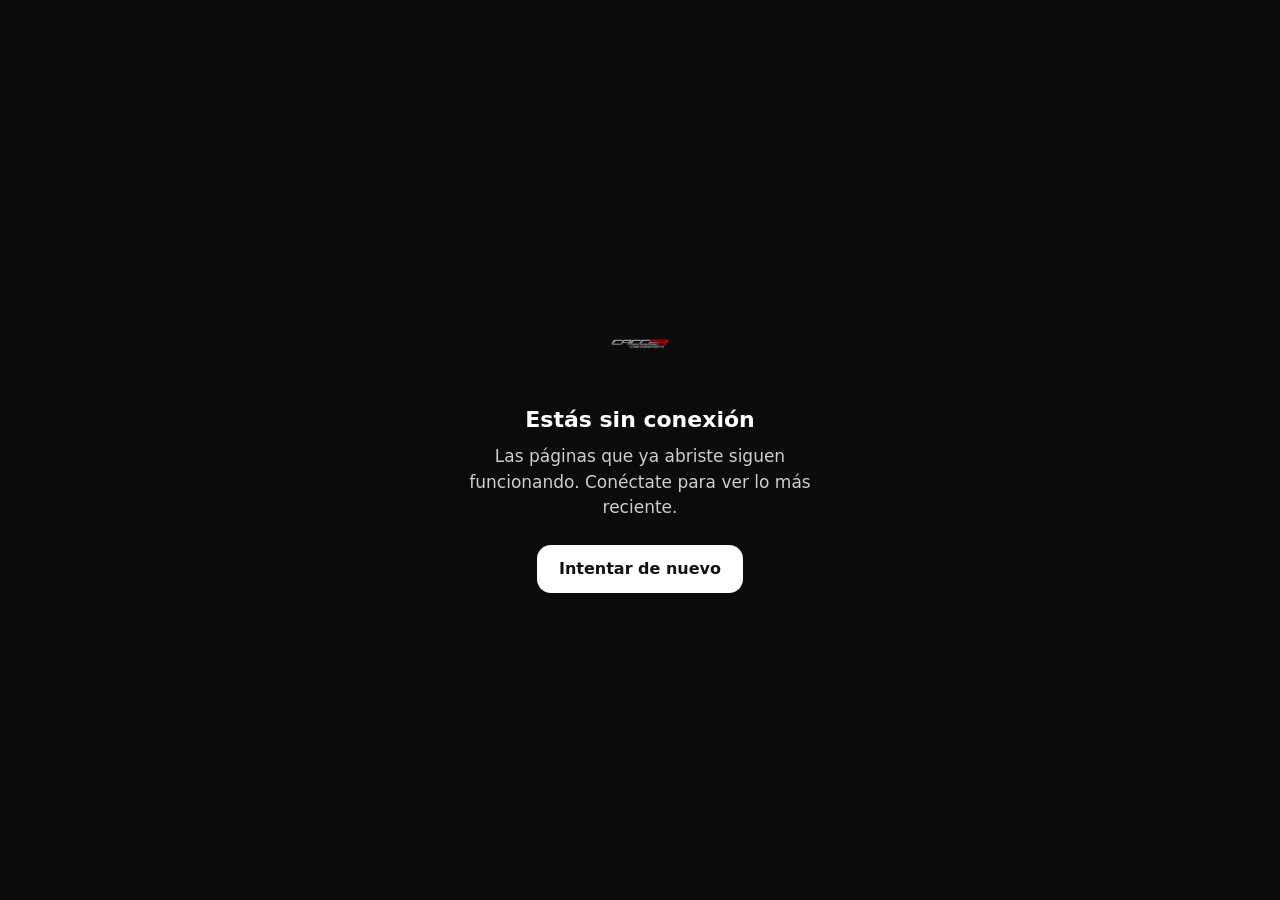
<file: offline.html>
<!doctype html>
<html lang="es">
<head>
<meta charset="utf-8">
<meta name="viewport" content="width=device-width, initial-scale=1, viewport-fit=cover">
<meta name="theme-color" content="#0b0b0d">
<title>Caccer Motorsports</title>
<style>
  :root { color-scheme: light dark; }
  body { margin: 0; min-height: 100vh; min-height: 100dvh; display: grid; place-items: center; background: #0b0b0d; color: #fff;
         font: 17px/1.5 system-ui, -apple-system, sans-serif; text-align: center; padding: 24px; box-sizing: border-box; }
  main { max-width: 360px; }
  h1 { font-size: 22px; margin: 16px 0 8px; }
  p { opacity: .8; margin: 0 0 24px; }
  button { min-height: 48px; padding: 0 22px; border-radius: 14px; border: 0; font: 600 16px system-ui; background: #fff; color: #111; }
  img { width: 72px; height: 72px; border-radius: 18px; }
</style>
</head>
<body>
<main>
  <img src="icons/icon-192.png" alt="" onerror="this.remove()">
  <h1 data-en="You're offline" data-es="Estás sin conexión">You're offline</h1>
  <p data-en="Pages you opened before still work. Reconnect to see the latest." data-es="Las páginas que ya abriste siguen funcionando. Conéctate para ver lo más reciente.">Pages you opened before still work. Reconnect to see the latest.</p>
  <button onclick="location.reload()" data-en="Try again" data-es="Intentar de nuevo">Try again</button>
</main>
<script>
  if ((document.documentElement.lang || navigator.language).toLowerCase().startsWith('es'))
    document.querySelectorAll('[data-es]').forEach(e => e.textContent = e.dataset.es);
  addEventListener('online', () => location.reload());
</script>
</body>
</html>
</file>
